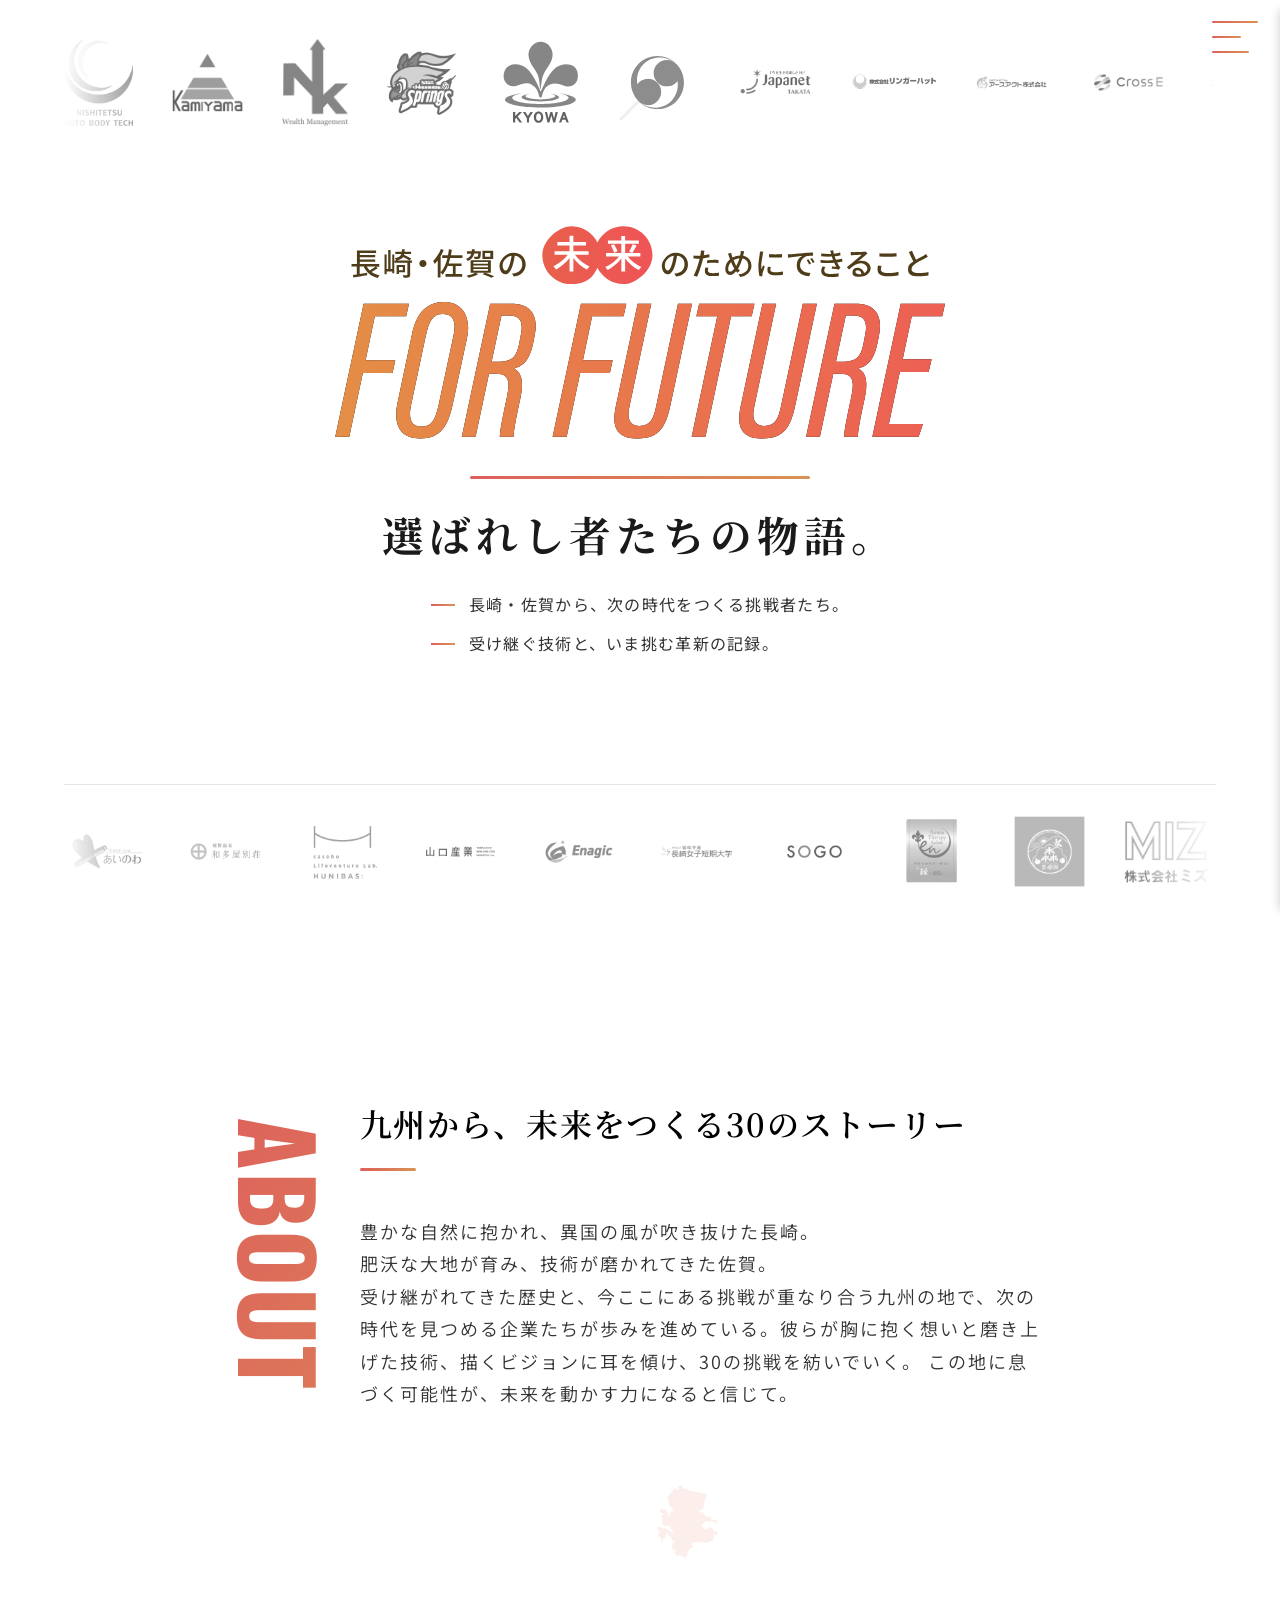
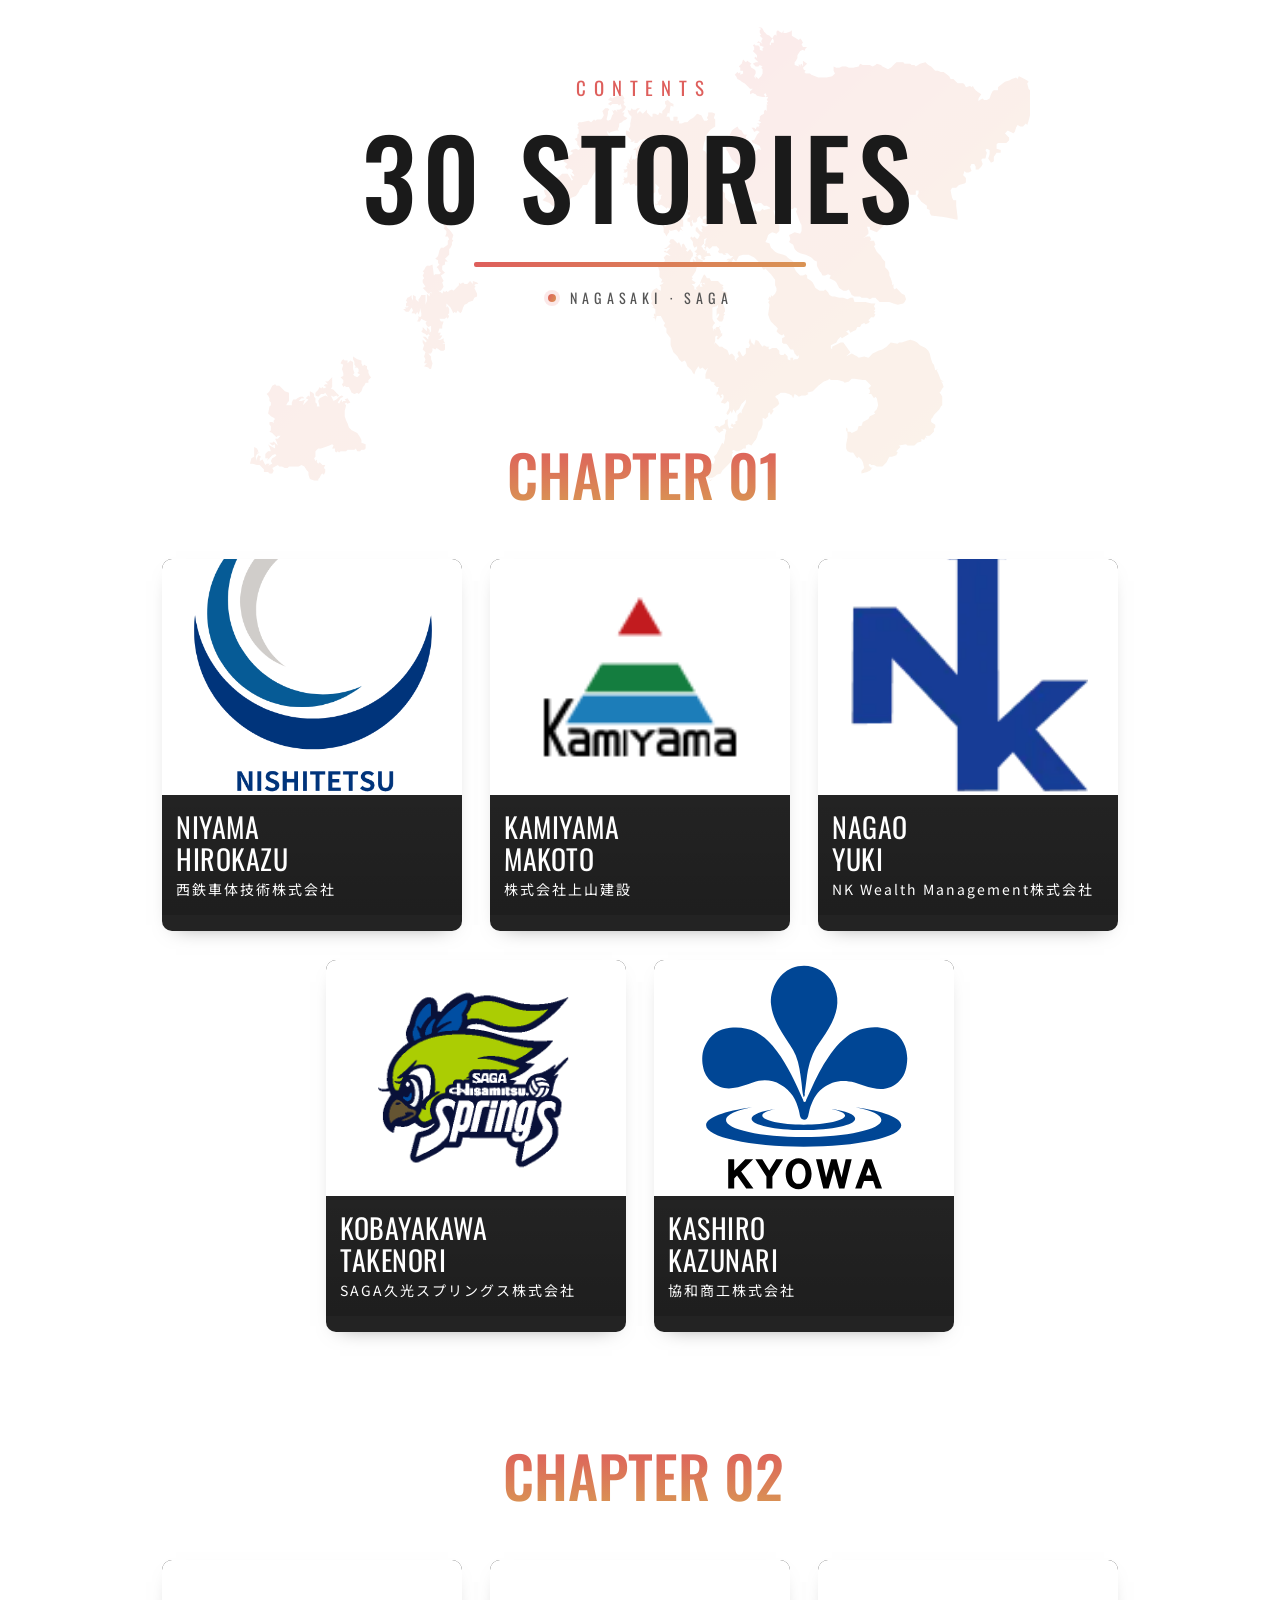
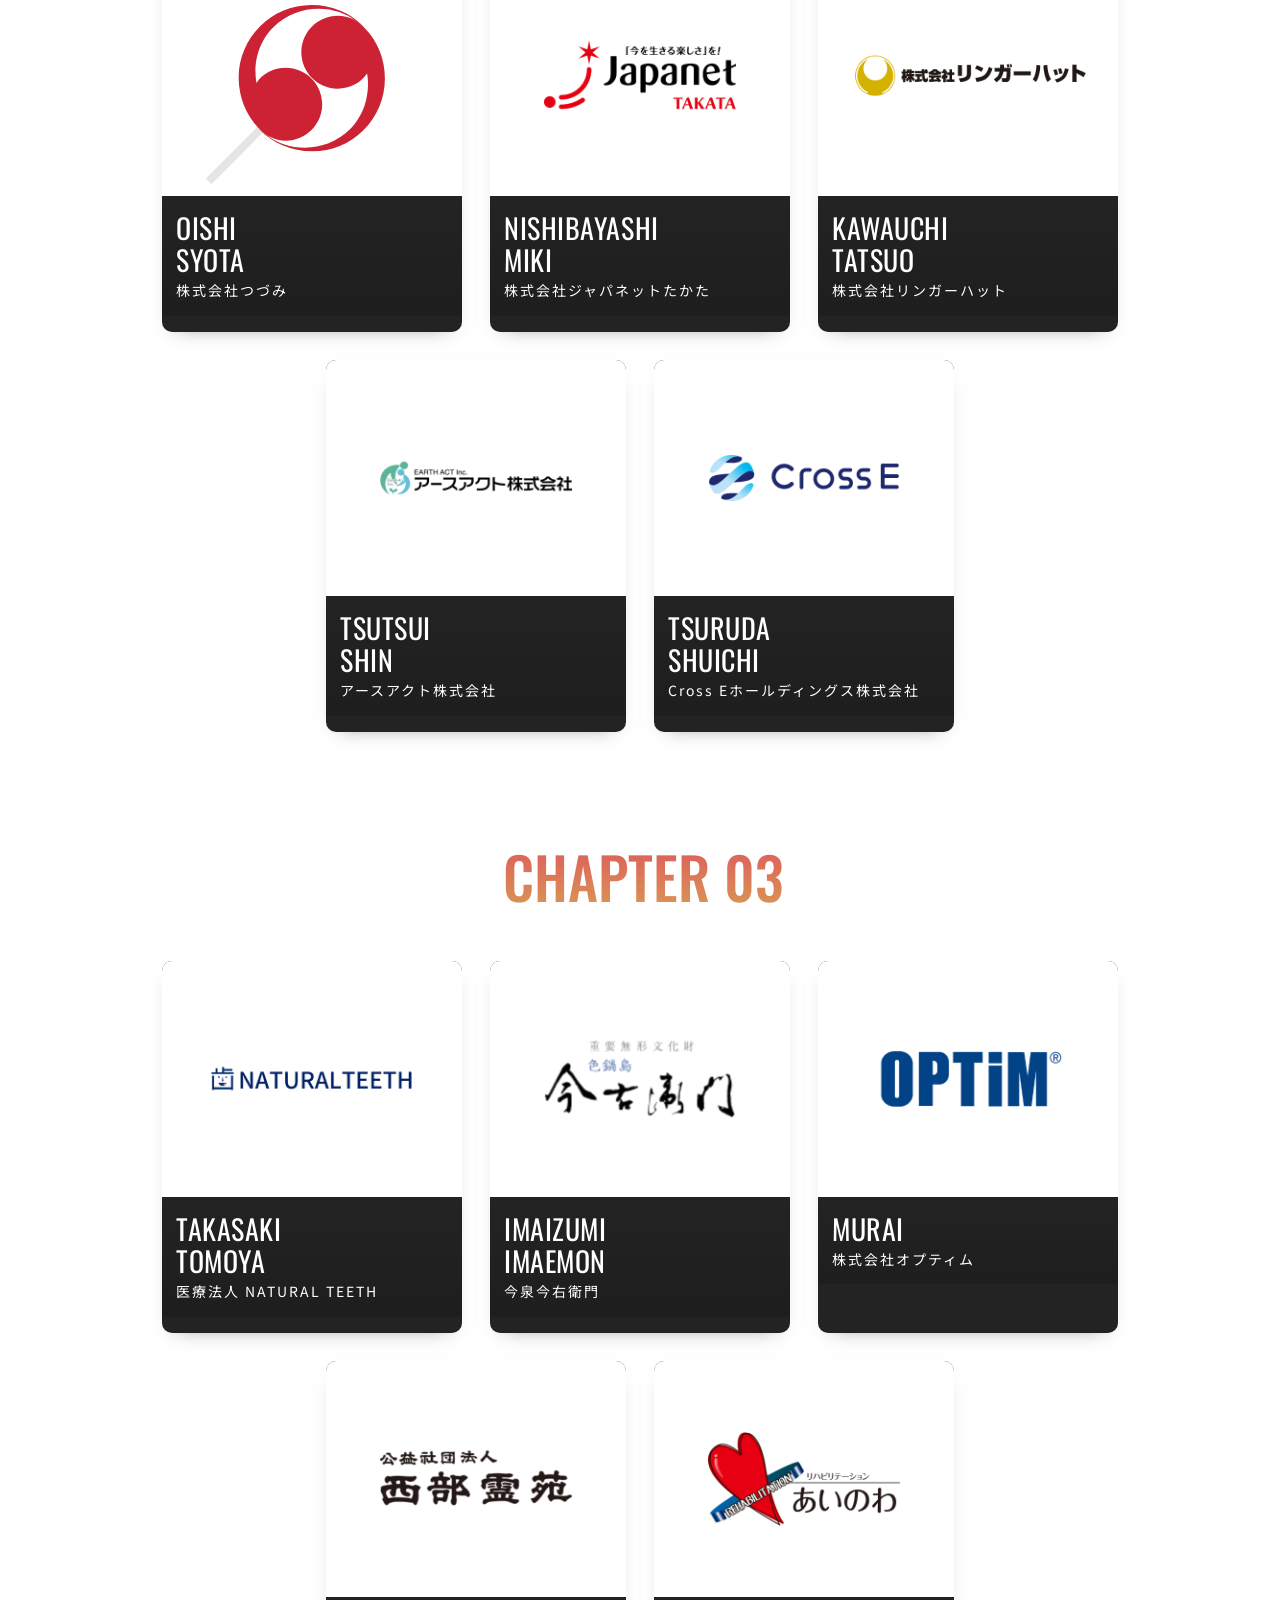
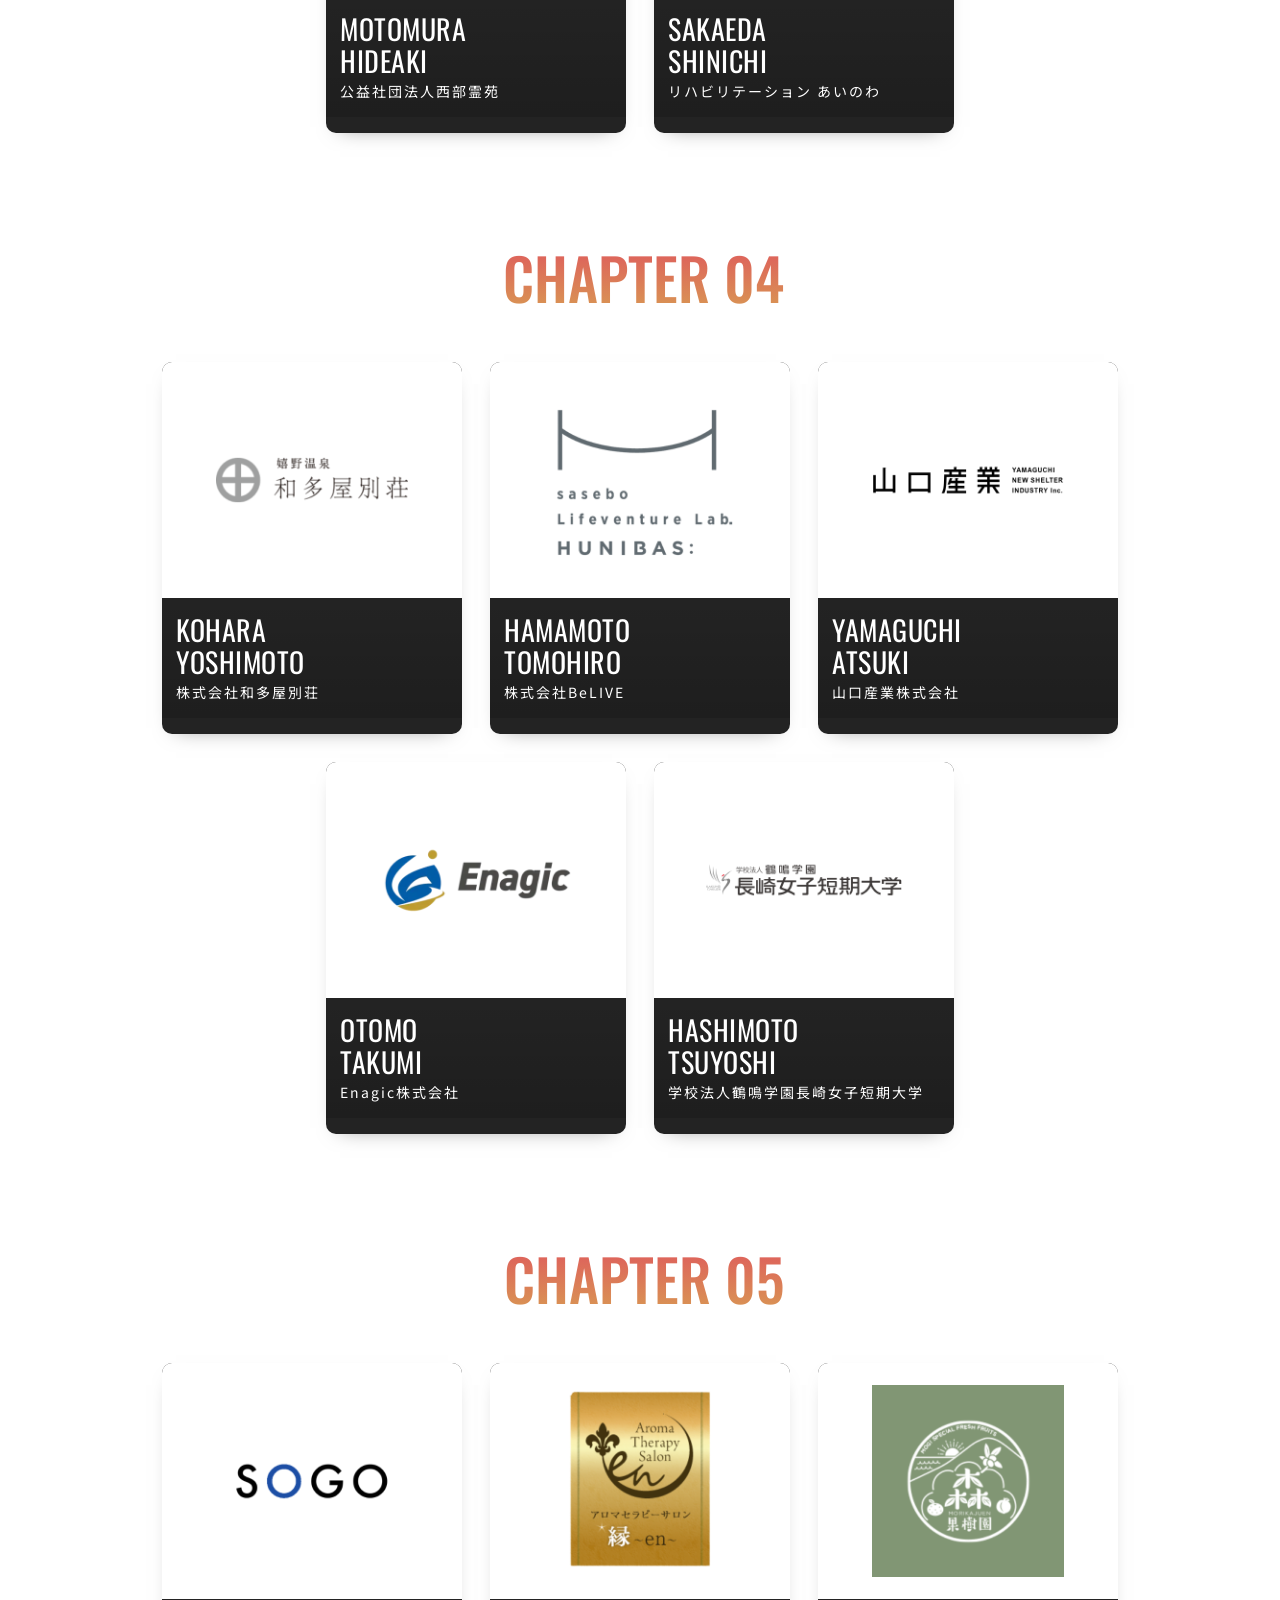
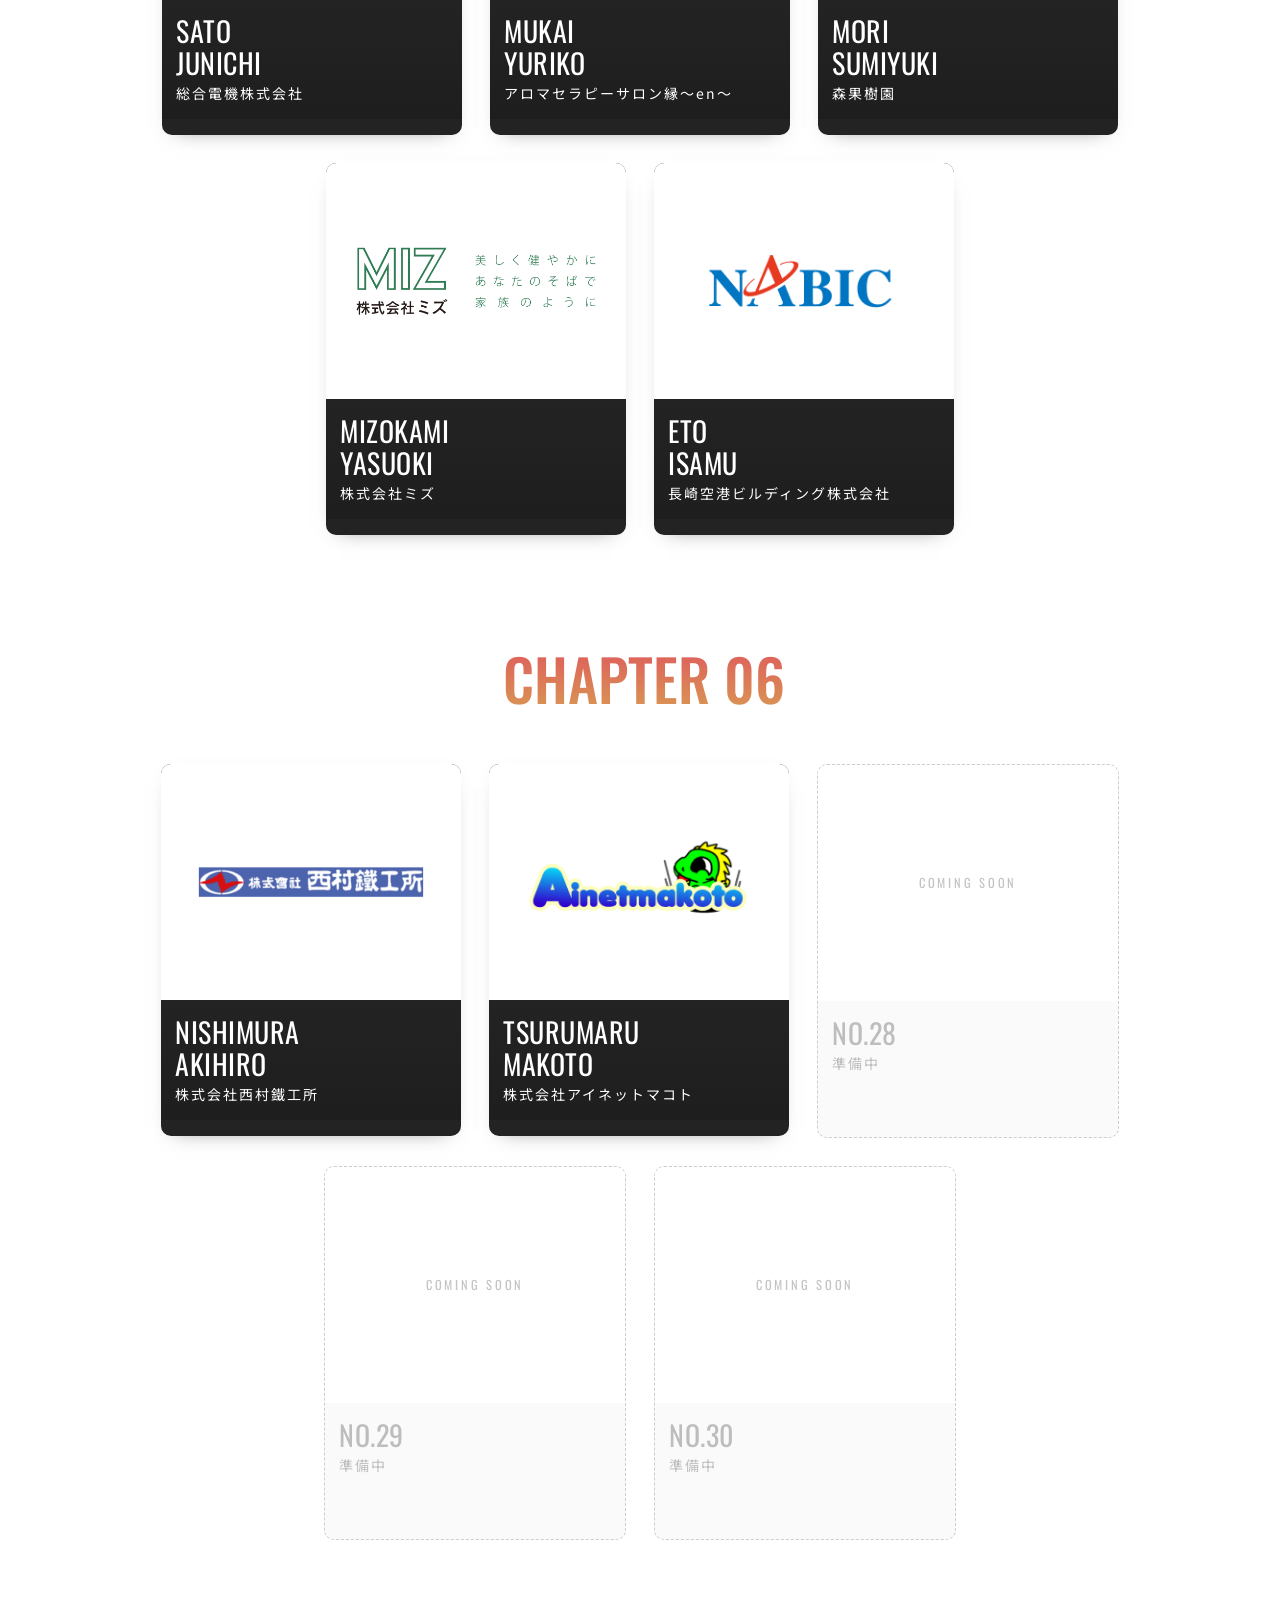
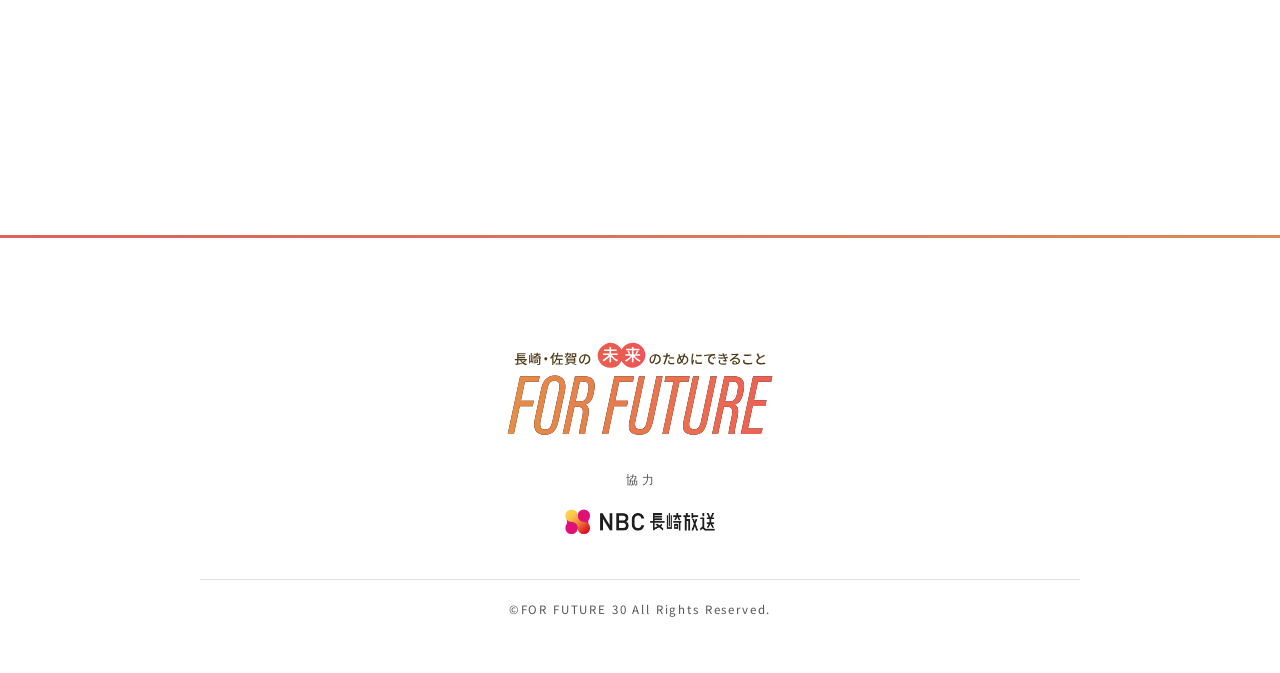
<file: index.html>
<!DOCTYPE html>
<html lang="ja">
  <head>
    <meta charset="UTF-8" />
    <title>FOR FUTURE 30</title>
    <meta name="viewport" content="width=device-width, initial-scale=1.0" />
    <link
      rel="apple-touch-icon"
      sizes="180x180"
      href="img/icon.png"
    />
    <!-- CSS -->
    <link rel="preconnect" href="https://fonts.googleapis.com" />
    <link rel="preconnect" href="https://fonts.gstatic.com" crossorigin />
    <link
      href="https://fonts.googleapis.com/css2?family=Noto+Sans+JP:wght@400;500;700&family=Noto+Serif+JP:wght@500;600;700&display=swap"
      rel="stylesheet"
    />
    <link href="https://fonts.googleapis.com/css2?family=Oswald&display=swap" rel="stylesheet">
    <link
      rel="stylesheet"
      href="https://cdnjs.cloudflare.com/ajax/libs/font-awesome/6.1.1/css/all.min.css"
    />
    <link rel="icon" href="img/icon.png" type="image/x-icon" />
    <link rel="stylesheet" type="text/css" href="css/reset.css" />
    <link rel="stylesheet" type="text/css" href="css/main.css?v=3" />
    <link rel="stylesheet" type="text/css" href="./css/index.css" />
    <link rel="stylesheet" type="text/css" href="css/renewal.css?v=50" />
  </head>
  <body>
  <div class="page-transition" aria-hidden="true"><span class="page-transition__mark">FOR FUTURE 30</span></div>
    <header class="header" id="header">
      <div class="header-wrap">
        <a href="index.html" class="header-logo" aria-label="FOR FUTURE 30 トップへ">
          <img src="img/logononum.svg" alt="FOR FUTURE 30" />
        </a>
        <div class="h-open">
          <span></span>
          <span></span>
          <span></span>
        </div>
        <nav id="h-nav">
          <div id="h-nav__list">
            <ul>
              <li><a href="#top">TOP</a></li>
              <li><a href="index.html#about">ABOUT</a></li>
              <li><a href="policy.html">PRIVACY POLICY</a></li>
              <li><a href="contact.html">CONTACT</a></li>
            </ul>
          </div>
        </nav>
      </div>
    </header>
    <main>
      <section class="cover" id="top">
        <!-- 上段スライダー（ヒーローを挟む） -->
        <div class="cover__slider cover__slider--top" data-logo-marquee>
          <div class="cover__marquee-row">
            <div class="cover__marquee-track" data-marquee-row="1"></div>
          </div>
        </div>
        <div class="cover__main">
          <img class="cover__logo" src="img/logononum.svg" alt="FOR FUTURE 30" />
          <div class="cover__rule"></div>
          <p class="cover__tagline">選ばれし者たちの物語。</p>
          <div class="cover__lines">
            <p class="cover__line">長崎・佐賀から、次の時代をつくる挑戦者たち。</p>
            <p class="cover__line">受け継ぐ技術と、いま挑む革新の記録。</p>
          </div>
        </div>
        <!-- 下段スライダー（ヒーローを挟む） -->
        <div class="cover__companies cover__slider cover__slider--bottom">
          <div class="cover__marquee-row">
            <div class="cover__marquee-track cover__marquee-track--rev" data-marquee-row="2"></div>
          </div>
        </div>
      </section>
      <section class="about" id="about">
        <div class="about-wrap __inner">
          <div class="about-wrap__title">
            <h2>ABOUT</h2>
          </div>
          <div class="about-wrap__body">
            <div class="about-wrap__body__head">
              <h4>九州から、未来をつくる30のストーリー</h4>
            </div>
            <div class="about-wrap__body__text">
              <p>
                豊かな自然に抱かれ、異国の風が吹き抜けた長崎。<br>
                肥沃な大地が育み、技術が磨かれてきた佐賀。<br>
                受け継がれてきた歴史と、今ここにある挑戦が重なり合う九州の地で、次の時代を見つめる企業たちが歩みを進めている。彼らが胸に抱く想いと磨き上げた技術、描くビジョンに耳を傾け、30の挑戦を紡いでいく。 この地に息づく可能性が、未来を動かす力になると信じて。
              </p>
            </div>
          </div>
        </div>
      </section>
      <section class="article" id="article">
        <div class="article-wrap __inner">
          <div class="article-wrap__head article-wrap__head--mapbg">
            <img class="section-mapbg" src="img/nagasaki_saga.svg?v=3" alt="" aria-hidden="true" loading="lazy" />
            <span class="section-kicker">CONTENTS</span>
            <h2 class="section-title">30 STORIES</h2>
            <p class="section-place"><span class="section-place__dot"></span>NAGASAKI &middot; SAGA</p>
          </div>
          <div class="article-wrap__stories" data-stories></div>
        </div>
      </section>
    </main>
    <footer class="footer" id="contact">
      <div class="footer-wrap __inner">
        <div class="footer-wrap__img">
          <img src="img/logononum.svg" alt="FOR FUTURE 30" />
        </div>
        <div class="footer-wrap__imghousou">
          <p>協力</p>
          <a href="https://www.nbc-nagasaki.co.jp/">
            <img src="img/nagasakilogo.png" alt="長崎放送">
          </a>
        </div>
        <div class="footer-wrap__text">
          <p>©︎FOR FUTURE 30 All Rights Reserved.</p>
        </div>
      </div>
    </footer>
    <script src="https://ajax.googleapis.com/ajax/libs/jquery/3.7.0/jquery.min.js"></script>
    <script type="text/javascript" src="js/contact.js"></script>
    <script type="text/javascript" src="js/header.js?v=2"></script>
    <script type="text/javascript" src="js/smartphone.js"></script>
    <script type="text/javascript" src="data/companies.js"></script>
    <script type="text/javascript" src="js/render-index.js?v=3"></script>
    <script type="text/javascript" src="js/reveal.js?v=11"></script>
  </body>
</html>
</file>
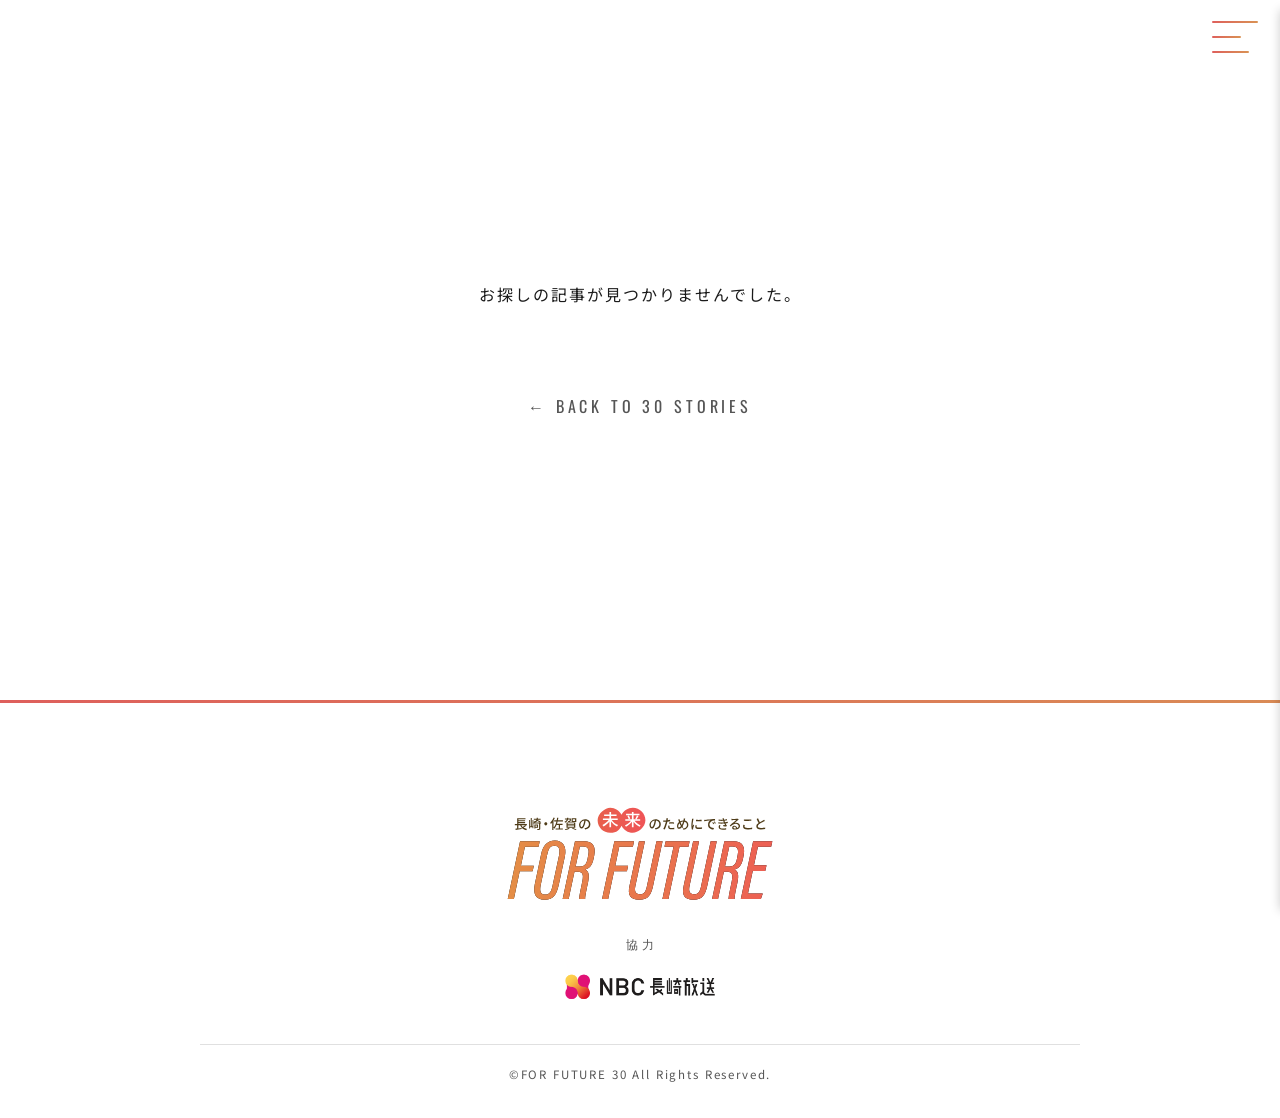
<file: company.html>
<!DOCTYPE html>
<html lang="ja">
  <head>
    <meta charset="UTF-8" />
    <title>FOR FUTURE 30</title>
    <meta name="viewport" content="width=device-width, initial-scale=1.0" />
    <meta name="description" content="九州から選ばれた30の物語。FOR FUTURE 30" />
    <meta property="og:title" content="FOR FUTURE 30" />
    <meta property="og:description" content="九州から選ばれた30の物語。" />
    <meta property="og:type" content="article" />
    <link rel="apple-touch-icon" sizes="180x180" href="img/icon.png" />
    <!-- Fonts -->
    <link rel="preconnect" href="https://fonts.googleapis.com" />
    <link rel="preconnect" href="https://fonts.gstatic.com" crossorigin />
    <link
      href="https://fonts.googleapis.com/css2?family=Noto+Sans+JP:wght@400;500;700&family=Noto+Serif+JP:wght@500;600;700&display=swap"
      rel="stylesheet"
    />
    <link href="https://fonts.googleapis.com/css2?family=Oswald&display=swap" rel="stylesheet" />
    <link
      rel="stylesheet"
      href="https://cdnjs.cloudflare.com/ajax/libs/font-awesome/6.1.1/css/all.min.css"
    />
    <link rel="icon" href="img/icon.png" type="image/x-icon" />
    <!-- CSS -->
    <link rel="stylesheet" type="text/css" href="css/reset.css" />
    <link rel="stylesheet" type="text/css" href="css/main.css?v=3" />
    <link rel="stylesheet" type="text/css" href="css/renewal.css?v=50" />
    <link rel="stylesheet" type="text/css" href="css/interview.css?v=3" />
  </head>
  <body>
  <div class="page-transition" aria-hidden="true"><span class="page-transition__mark">FOR FUTURE 30</span></div>
    <header class="header" id="header">
      <div class="header-wrap">
        <a href="index.html" class="header-logo" aria-label="FOR FUTURE 30 トップへ">
          <img src="img/logononum.svg" alt="FOR FUTURE 30" />
        </a>
        <div class="h-open">
          <span></span>
          <span></span>
          <span></span>
        </div>
        <nav id="h-nav">
          <div id="h-nav__list">
            <ul>
              <li><a href="index.html">TOP</a></li>
              <li><a href="index.html#about">ABOUT</a></li>
              <li><a href="policy.html">PRIVACY POLICY</a></li>
              <li><a href="contact.html">CONTACT</a></li>
            </ul>
          </div>
        </nav>
      </div>
    </header>

    <main class="mag">
      <div data-company></div>
    </main>

    <footer class="footer" id="contact">
      <div class="footer-wrap __inner">
        <div class="footer-wrap__img">
          <img src="img/logononum.svg" alt="FOR FUTURE 30" />
        </div>
        <div class="footer-wrap__imghousou">
          <p>協力</p>
          <a href="https://www.nbc-nagasaki.co.jp/">
            <img src="img/nagasakilogo.png" alt="長崎放送" />
          </a>
        </div>
        <div class="footer-wrap__text">
          <p>©︎FOR FUTURE 30 All Rights Reserved.</p>
        </div>
      </div>
    </footer>

    <script src="https://ajax.googleapis.com/ajax/libs/jquery/3.7.0/jquery.min.js"></script>
    <script type="text/javascript" src="js/header.js?v=2"></script>
    <script type="text/javascript" src="data/companies.js"></script>
    <script type="text/javascript" src="js/render-company.js?v=6"></script>
    <script type="text/javascript" src="js/reveal.js?v=11"></script>
  </body>
</html>
</file>
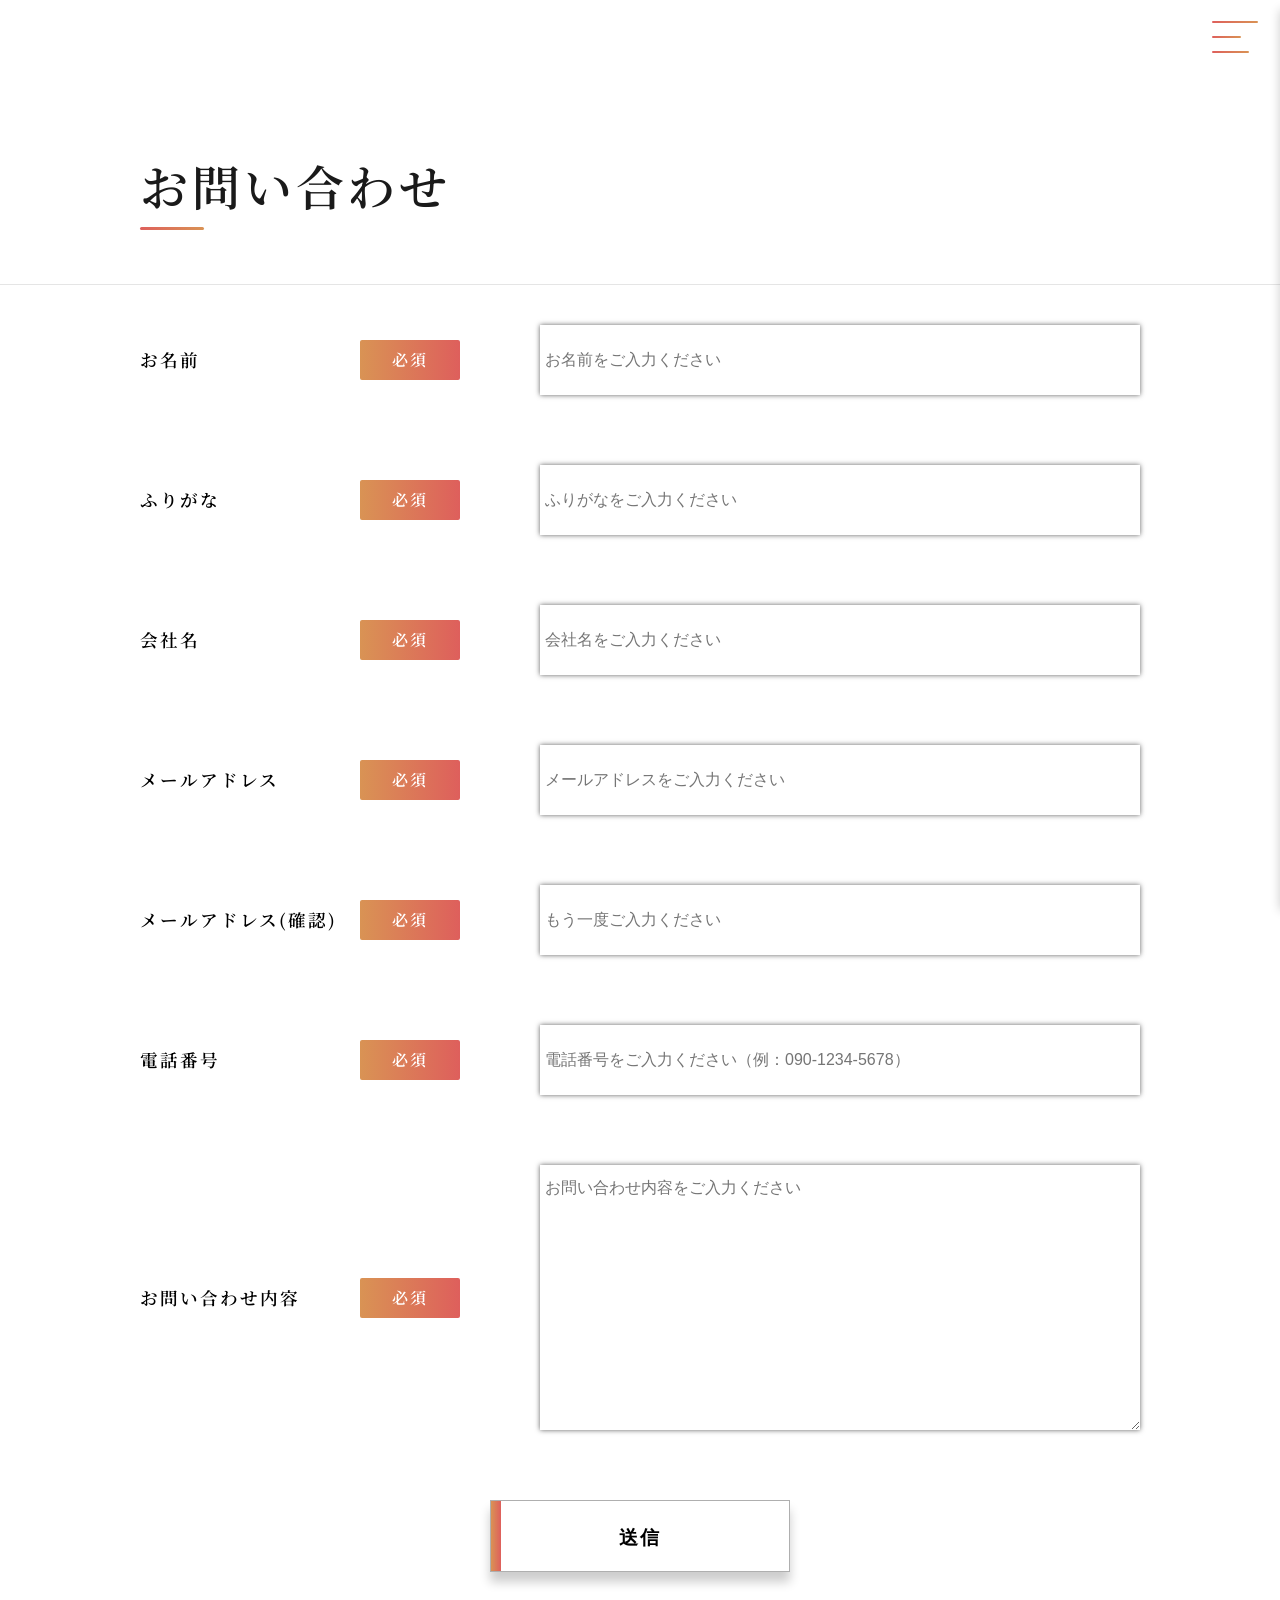
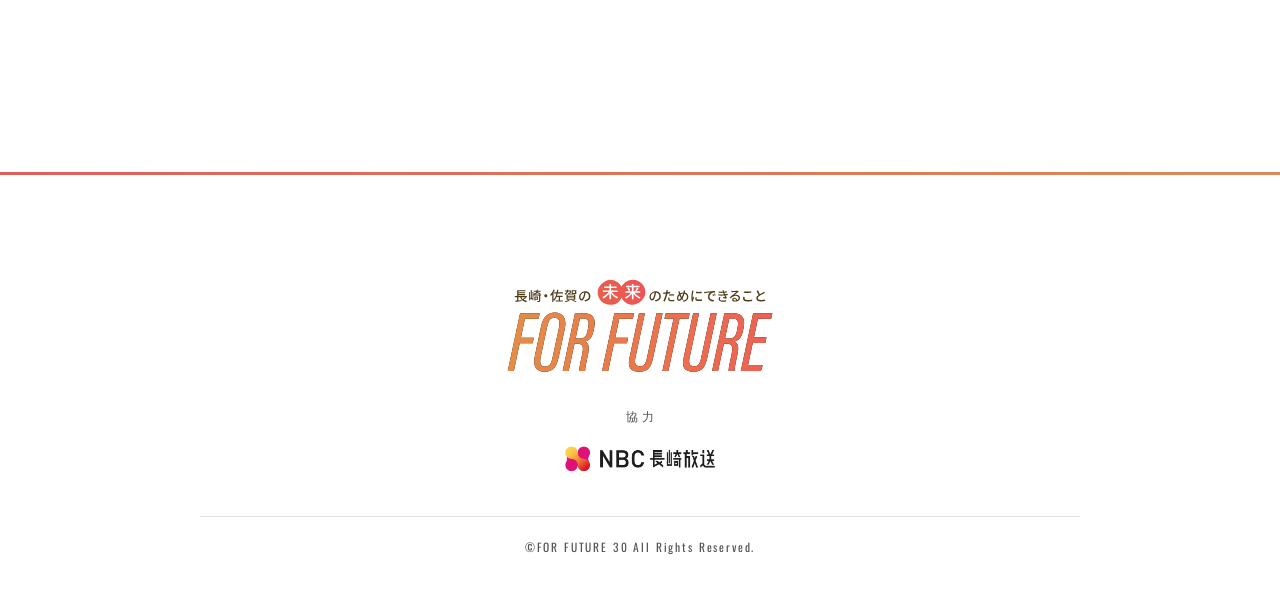
<file: contact.html>
<!DOCTYPE html>
<html lang="ja">
  <head>
    <meta charset="UTF-8" />
    <title>お問い合わせ ｜ FOR FUTURE 30</title>
    <meta name="viewport" content="width=device-width, initial-scale=1.0" />
    <link rel="apple-touch-icon" sizes="180x180" href="img/icon.png" />
    <!-- CSS -->
    <link rel="preconnect" href="https://fonts.googleapis.com" />
    <link rel="preconnect" href="https://fonts.gstatic.com" crossorigin />
    <link
      href="https://fonts.googleapis.com/css2?family=Noto+Sans+JP:wght@400;500;700&family=Noto+Serif+JP:wght@500;600;700&display=swap"
      rel="stylesheet"
    />
    <link
      href="https://fonts.googleapis.com/css2?family=Oswald&display=swap"
      rel="stylesheet"
    />
    <link
      rel="stylesheet"
      href="https://cdnjs.cloudflare.com/ajax/libs/font-awesome/6.1.1/css/all.min.css"
    />
    <link rel="icon" href="img/icon.png" type="image/x-icon" />
    <link rel="stylesheet" type="text/css" href="css/reset.css" />
    <link rel="stylesheet" type="text/css" href="css/main.css?v=3" />
    <link rel="stylesheet" type="text/css" href="css/policy.css" />
    <link rel="stylesheet" type="text/css" href="css/contact.css?v=5" />
    <link rel="stylesheet" type="text/css" href="css/renewal.css?v=49" />
  </head>
  <body>
  <div class="page-transition" aria-hidden="true"><span class="page-transition__mark">FOR FUTURE 30</span></div>
    <header class="header" id="header">
      <div class="header-wrap">
        <a href="index.html" class="header-logo" aria-label="FOR FUTURE 30 トップへ">
          <img src="img/logononum.svg" alt="FOR FUTURE 30" />
        </a>
        <div class="h-open">
          <span></span>
          <span></span>
          <span></span>
        </div>
        <nav id="h-nav">
          <div id="h-nav__list">
            <ul>
              <li><a href="index.html">TOP</a></li>
              <li><a href="index.html#about">ABOUT</a></li>
              <li><a href="policy.html">PRIVACY POLICY</a></li>
              <li><a href="contact.html">CONTACT</a></li>
            </ul>
          </div>
        </nav>
      </div>
    </header>
    <main>
      <section class="title" iud="title">
        <div class="title-wrap __inner">
          <h2>お問い合わせ</h2>
        </div>
      </section>
      <section class="contact" id="contact">
        <div class="contact-wrap __inner">
          <form action="#" class="contact_form" id="form">
            <div class="contact-wrap__con">
              <label for="name" class="contact-wrap__con__ttl">お名前</label>
              <input type="text" class="contact-wrap__con__input" id="name" name="name" placeholder="お名前をご入力ください">
            </div>
            <div class="contact-wrap__con">
              <label for="kana" class="contact-wrap__con__ttl">ふりがな
              </label>
              <input type="text" class="contact-wrap__con__input" id="kana" name="kana" placeholder="ふりがなをご入力ください">
            </div>
            <div class="contact-wrap__con">
              <label for="company" class="contact-wrap__con__ttl">会社名</label>
              <input type="text" class="contact-wrap__con__input" id="company" name="company" placeholder="会社名をご入力ください">
            </div>
            <div class="contact-wrap__con">
              <label for="email" class="contact-wrap__con__ttl">メールアドレス</label>
              <input type="email" class="contact-wrap__con__input" id="email" name="email" placeholder="メールアドレスをご入力ください">
            </div>
            <div class="contact-wrap__con">
              <label for="email_confirm" class="contact-wrap__con__ttl">メールアドレス(確認)</label>
            <input type="email" class="contact-wrap__con__input" id="email_confirm" name="email_confirm" placeholder="もう一度ご入力ください">
          </div>
            <div class="contact-wrap__con">
              <label for="tel" class="contact-wrap__con__ttl">電話番号</label>
              <input type="tel" class="contact-wrap__con__input" id="tel" name="tel" placeholder="電話番号をご入力ください（例：090-1234-5678）">
            </div>
            <div class="contact-wrap__con _area">
              <label for="message" class="contact-wrap__con__ttl">お問い合わせ内容</label>
              <textarea class="contact-wrap__con__area" id="message" name="message" placeholder="お問い合わせ内容をご入力ください"></textarea>
            </div>
            <button type="submit" class="btn contact-btn">送信</button>
          </form>
        </div>
      </section>
    </main>
    <footer class="footer" id="footer">
      <div class="footer-wrap __inner">
        <div class="footer-wrap__img">
          <img src="img/logononum.svg" alt="FOR FUTURE 30" />
        </div>
        <div class="footer-wrap__imghousou">
          <p>協力</p>
          <a href="https://www.nbc-nagasaki.co.jp/">
            <img src="img/nagasakilogo.png" alt="長崎放送">
          </a>
        </div>
        <div class="footer-wrap__text">
          <p>©︎FOR FUTURE 30 All Rights Reserved.</p>
        </div>
      </div>
    </footer>
    <script type="text/javascript" src="js/contact.js"></script>
    <script src="https://ajax.googleapis.com/ajax/libs/jquery/3.7.0/jquery.min.js"></script>
    <script type="text/javascript" src="js/header.js?v=2"></script>
    <script type="text/javascript" src="js/reveal.js?v=11"></script>
  </body>
</html>
</file>
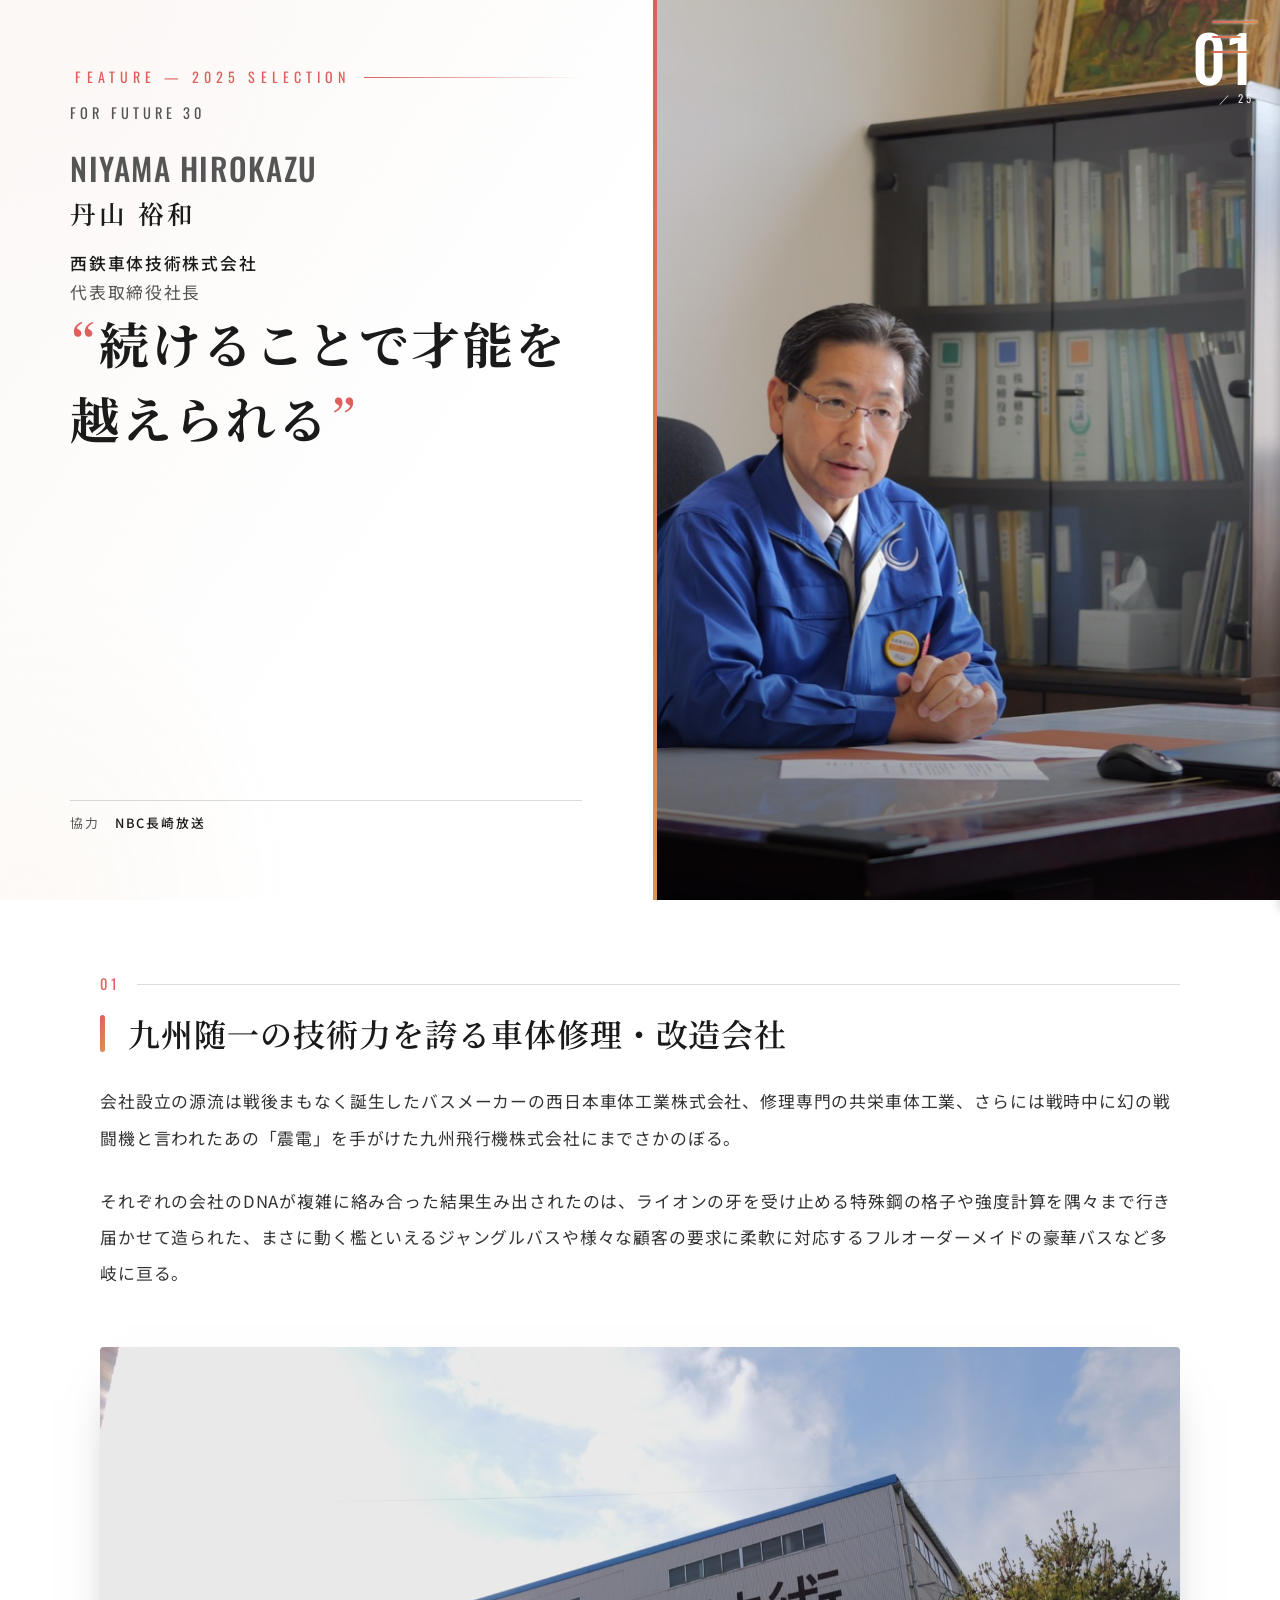
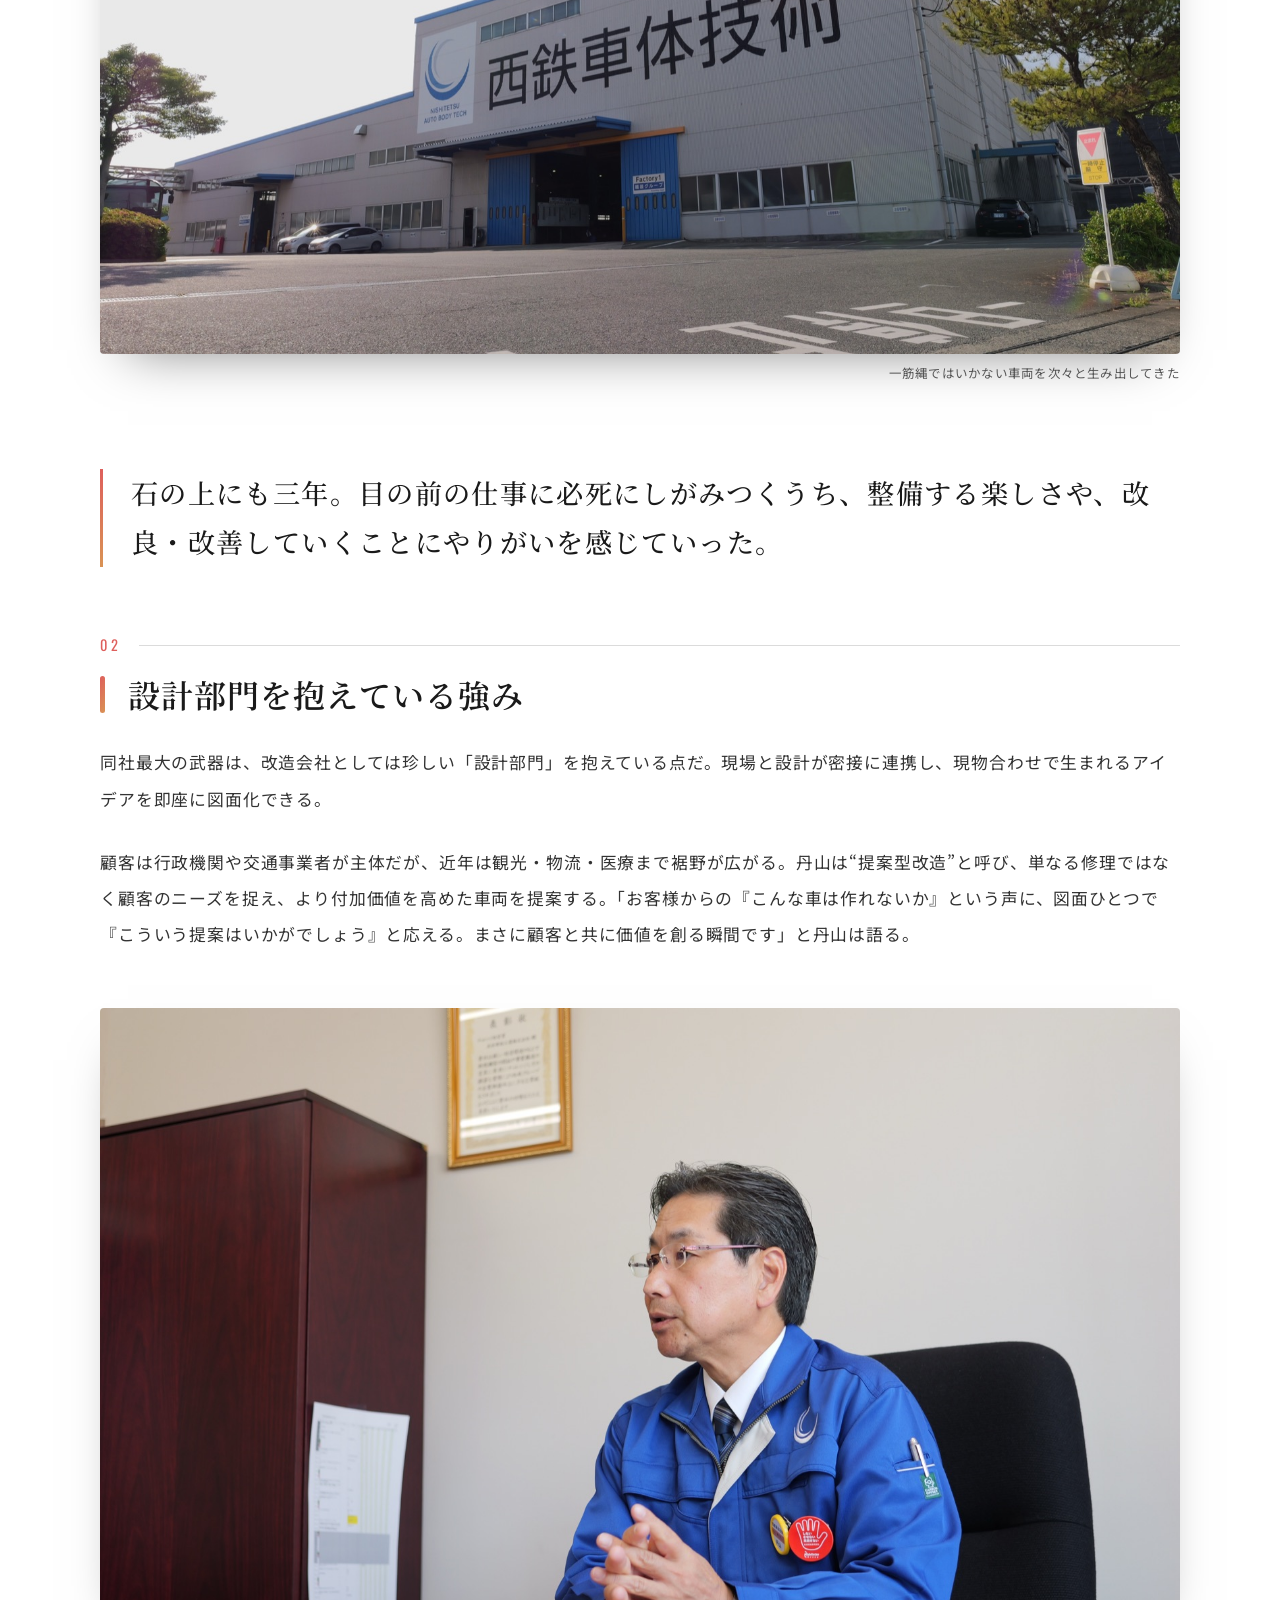
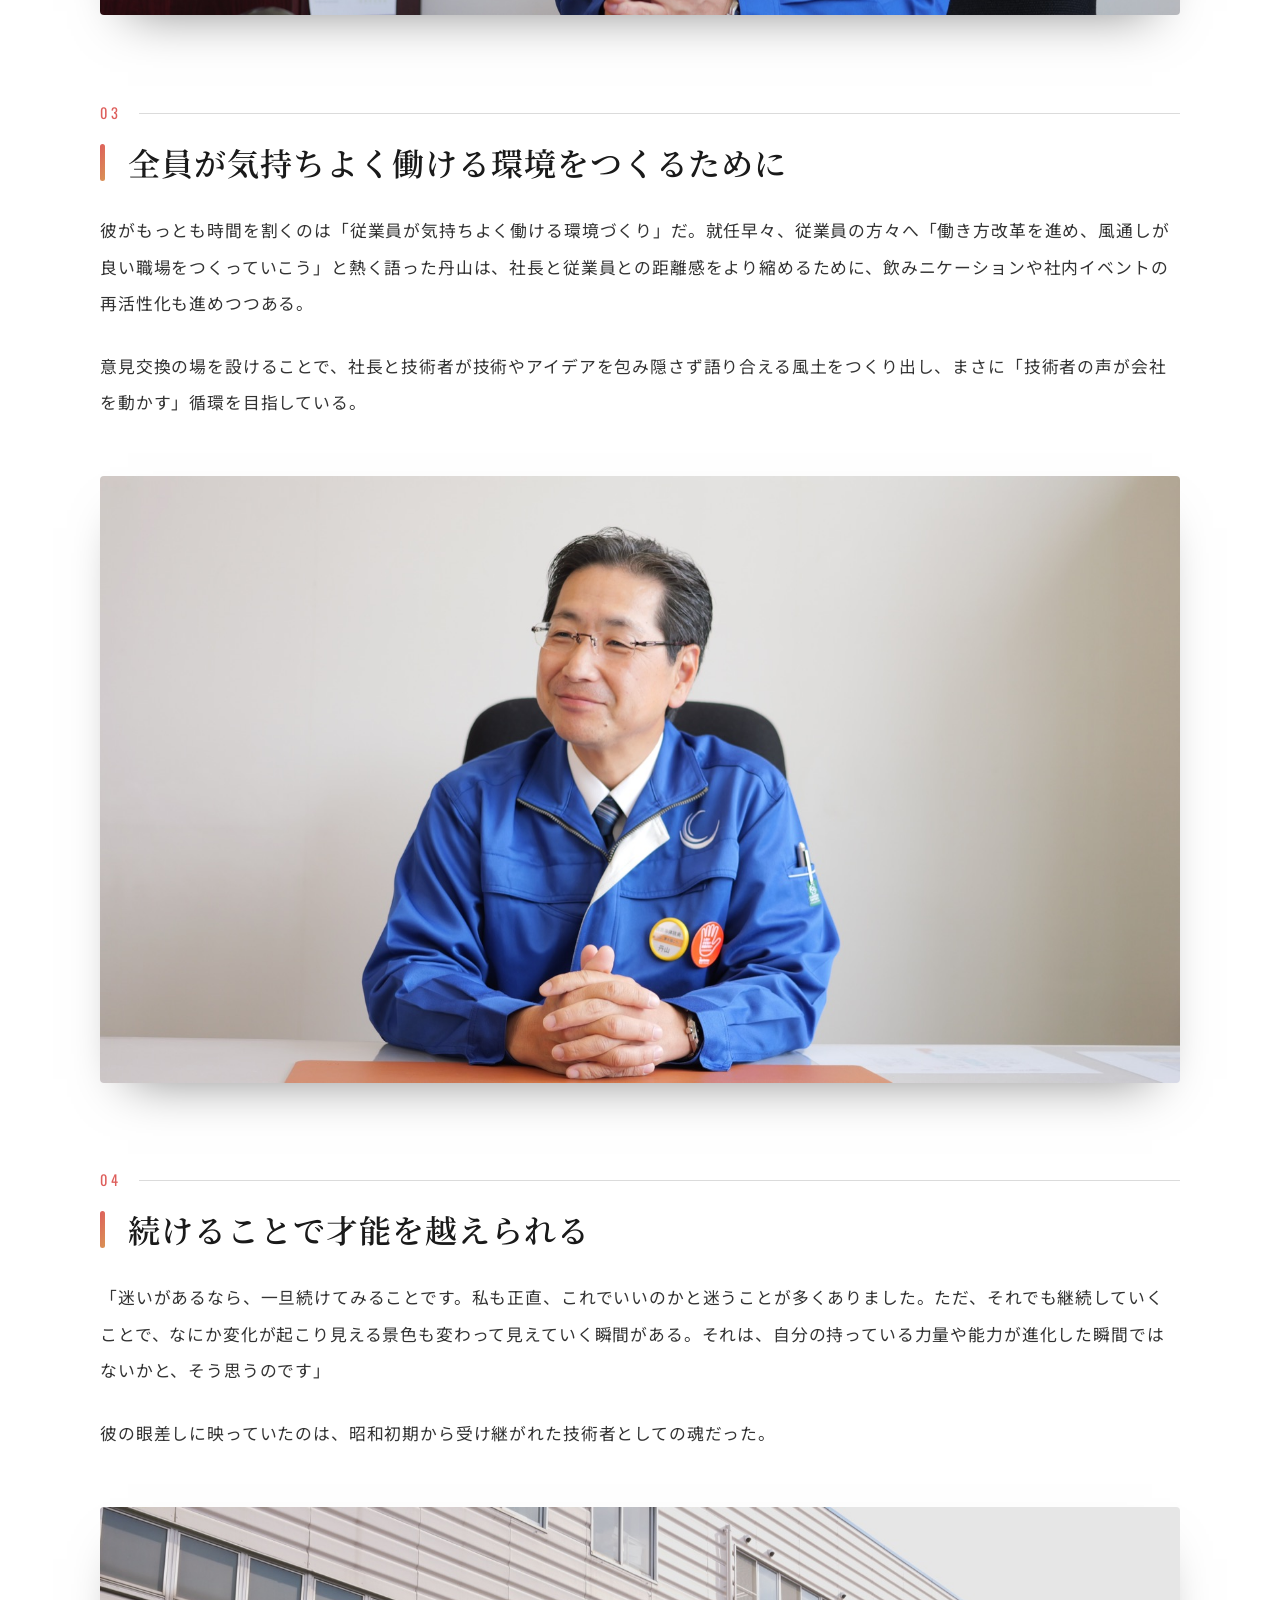
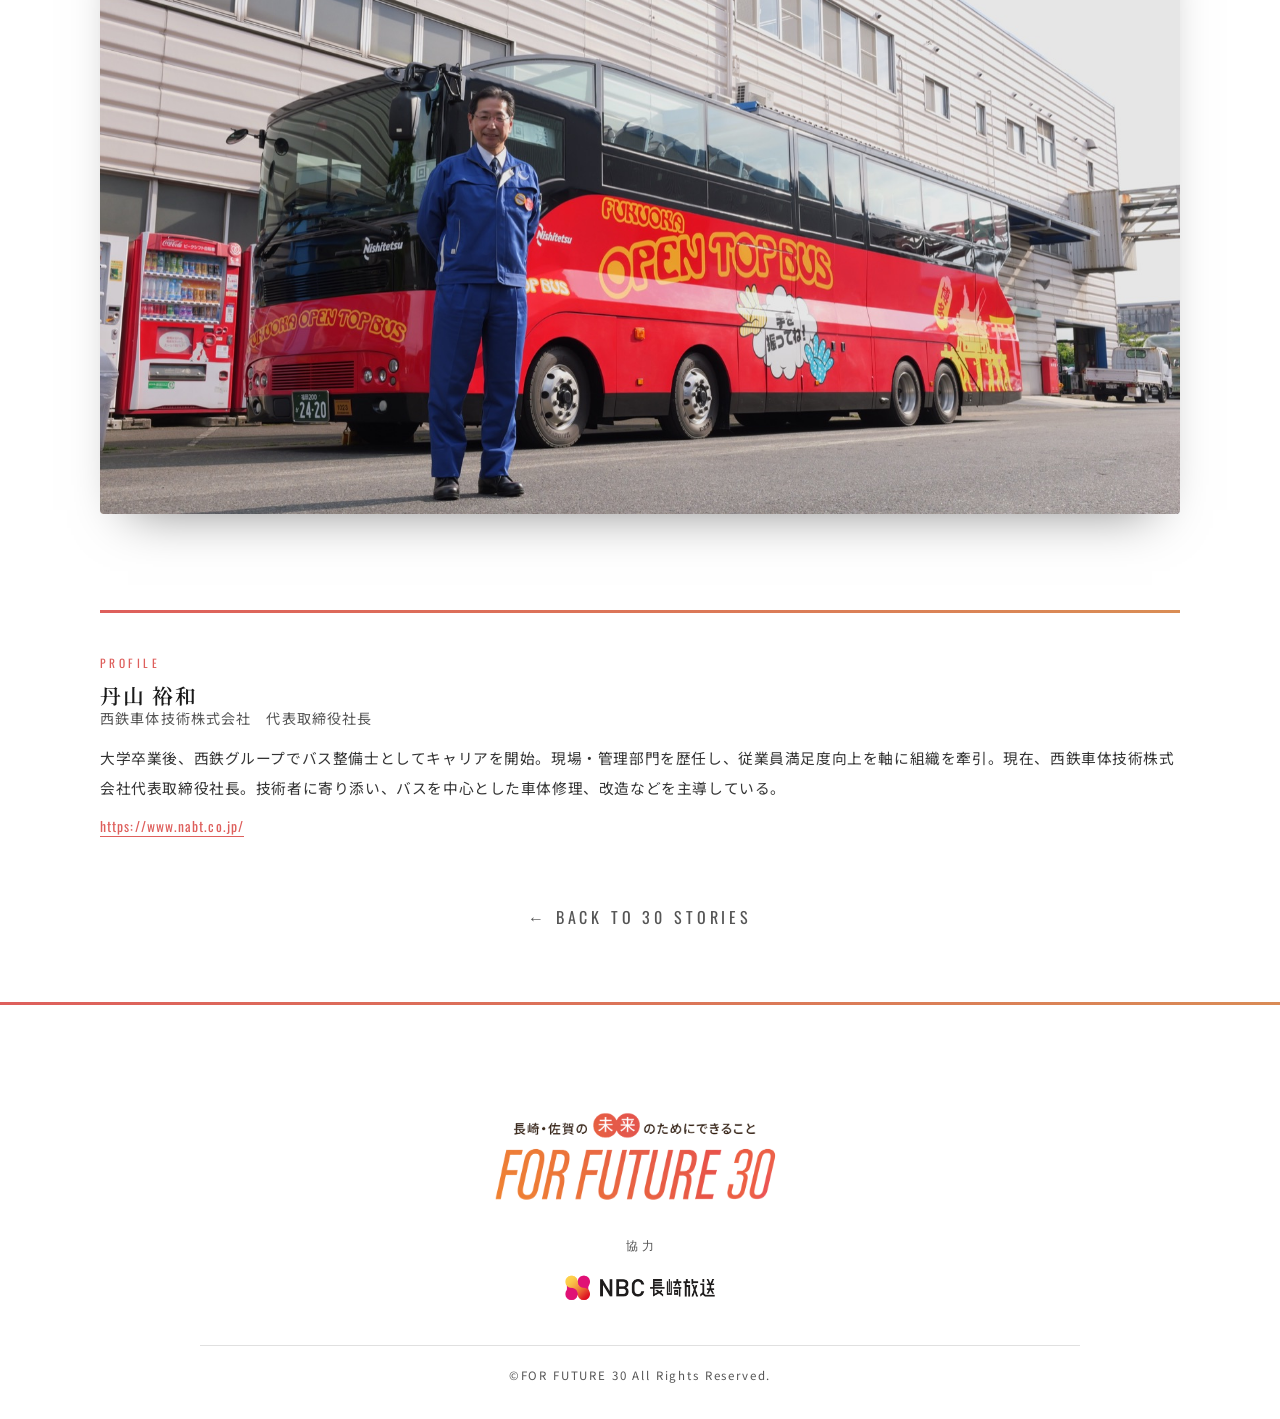
<file: interview.html>
<!DOCTYPE html>
<html lang="ja">
  <head>
    <meta charset="UTF-8" />
    <title>丹山 裕和 ｜ 西鉄車体技術株式会社 ｜ FOR FUTURE 30</title>
    <meta name="viewport" content="width=device-width, initial-scale=1.0" />
    <meta
      name="description"
      content="続けることで才能を越えられる──九州随一の技術力を誇る車体修理・改造会社、西鉄車体技術株式会社。代表取締役社長・丹山裕和の挑戦を綴る特集。FOR FUTURE 30"
    />
    <!-- OGP -->
    <meta property="og:title" content="丹山 裕和 ｜ 西鉄車体技術株式会社 ｜ FOR FUTURE 30" />
    <meta property="og:description" content="続けることで才能を越えられる。九州から選ばれた30の物語。" />
    <meta property="og:image" content="img/nishitetsu/top.jpg" />
    <meta property="og:type" content="article" />
    <link
      rel="apple-touch-icon"
      sizes="180x180"
      href="img/forlogo.png"
    />
    <!-- Fonts -->
    <link rel="preconnect" href="https://fonts.googleapis.com" />
    <link rel="preconnect" href="https://fonts.gstatic.com" crossorigin />
    <link
      href="https://fonts.googleapis.com/css2?family=Noto+Sans+JP:wght@400;500;700&family=Noto+Serif+JP:wght@500;600;700&display=swap"
      rel="stylesheet"
    />
    <link href="https://fonts.googleapis.com/css2?family=Oswald&display=swap" rel="stylesheet" />
    <link
      rel="stylesheet"
      href="https://cdnjs.cloudflare.com/ajax/libs/font-awesome/6.1.1/css/all.min.css"
    />
    <link rel="icon" href="img/icon.png" type="image/x-icon" />
    <!-- CSS -->
    <link rel="stylesheet" type="text/css" href="css/reset.css" />
    <link rel="stylesheet" type="text/css" href="css/main.css?v=3" />
    <link rel="stylesheet" type="text/css" href="css/renewal.css?v=49" />
    <link rel="stylesheet" type="text/css" href="css/interview.css" />
  </head>
  <body>
  <div class="page-transition" aria-hidden="true"><span class="page-transition__mark">FOR FUTURE 30</span></div>
    <header class="header" id="header">
      <div class="header-wrap">
        <div class="h-open">
          <span></span>
          <span></span>
          <span></span>
        </div>
        <nav id="h-nav">
          <div id="h-nav__list">
            <ul>
              <li><a href="index.html">TOP</a></li>
              <li><a href="index.html#about">ABOUT</a></li>
              <li><a href="policy.html">PRIVACY POLICY</a></li>
              <li><a href="contact.html">CONTACT</a></li>
            </ul>
          </div>
        </nav>
      </div>
    </header>

    <main class="mag">
      <!-- ============ 表紙 ============ -->
      <section class="mag-cover" id="top">
        <div class="mag-cover__text">
          <p class="mag-cover__kicker">FEATURE — 2025 SELECTION</p>
          <p class="mag-cover__mast">FOR FUTURE 30</p>
          <h1 class="mag-cover__name">
            NIYAMA HIROKAZU
            <span>丹山 裕和</span>
          </h1>
          <p class="mag-cover__meta">
            <strong>西鉄車体技術株式会社</strong><br />
            代表取締役社長
          </p>
          <p class="mag-cover__tagline">続けることで才能を越えられる</p>
          <div class="mag-cover__foot">
            <div class="mag-cover__rule"></div>
            <p class="mag-cover__cred">協力　<strong>NBC長崎放送</strong></p>
          </div>
        </div>
        <div class="mag-cover__photo">
          <img src="img/nishitetsu/bumon.jpg" alt="丹山 裕和 ｜ 西鉄車体技術株式会社 代表取締役社長" />
          <div class="mag-cover__no">
            <b>01</b>
            <small>／ 25</small>
          </div>
        </div>
      </section>

      <!-- ============ 記事本文 ============ -->
      <article class="mag-article">
        <div class="mag-article__inner">
          <section class="mag-section">
            <span class="mag-section__num">01</span>
            <h2 class="mag-section__head">九州随一の技術力を誇る車体修理・改造会社</h2>
            <div class="mag-section__body">
              <p>
                会社設立の源流は戦後まもなく誕生したバスメーカーの西日本車体工業株式会社、修理専門の共栄車体工業、さらには戦時中に幻の戦闘機と言われたあの「震電」を手がけた九州飛行機株式会社にまでさかのぼる。
              </p>
              <p>
                それぞれの会社のDNAが複雑に絡み合った結果生み出されたのは、ライオンの牙を受け止める特殊鋼の格子や強度計算を隅々まで行き届かせて造られた、まさに動く檻といえるジャングルバスや様々な顧客の要求に柔軟に対応するフルオーダーメイドの豪華バスなど多岐に亘る。
              </p>
            </div>
            <figure class="mag-figure">
              <img src="img/nishitetsu/company.jpg" alt="西鉄車体技術の車両" />
              <figcaption>一筋縄ではいかない車両を次々と生み出してきた</figcaption>
            </figure>
          </section>

          <blockquote class="mag-pullquote">
            石の上にも三年。目の前の仕事に必死にしがみつくうち、整備する楽しさや、改良・改善していくことにやりがいを感じていった。
          </blockquote>

          <section class="mag-section">
            <span class="mag-section__num">02</span>
            <h2 class="mag-section__head">設計部門を抱えている強み</h2>
            <div class="mag-section__body">
              <p>
                同社最大の武器は、改造会社としては珍しい「設計部門」を抱えている点だ。現場と設計が密接に連携し、現物合わせで生まれるアイデアを即座に図面化できる。
              </p>
              <p>
                顧客は行政機関や交通事業者が主体だが、近年は観光・物流・医療まで裾野が広がる。丹山は“提案型改造”と呼び、単なる修理ではなく顧客のニーズを捉え、より付加価値を高めた車両を提案する。「お客様からの『こんな車は作れないか』という声に、図面ひとつで『こういう提案はいかがでしょう』と応える。まさに顧客と共に価値を創る瞬間です」と丹山は語る。
              </p>
            </div>
            <figure class="mag-figure">
              <img src="img/nishitetsu/point.jpg" alt="設計部門との連携" />
            </figure>
          </section>

          <section class="mag-section">
            <span class="mag-section__num">03</span>
            <h2 class="mag-section__head">全員が気持ちよく働ける環境をつくるために</h2>
            <div class="mag-section__body">
              <p>
                彼がもっとも時間を割くのは「従業員が気持ちよく働ける環境づくり」だ。就任早々、従業員の方々へ「働き方改革を進め、風通しが良い職場をつくっていこう」と熱く語った丹山は、社長と従業員との距離感をより縮めるために、飲みニケーションや社内イベントの再活性化も進めつつある。
              </p>
              <p>
                意見交換の場を設けることで、社長と技術者が技術やアイデアを包み隠さず語り合える風土をつくり出し、まさに「技術者の声が会社を動かす」循環を目指している。
              </p>
            </div>
            <figure class="mag-figure">
              <img src="img/nishitetsu/top.jpg" alt="西鉄車体技術の現場" />
            </figure>
          </section>

          <section class="mag-section">
            <span class="mag-section__num">04</span>
            <h2 class="mag-section__head">続けることで才能を越えられる</h2>
            <div class="mag-section__body">
              <p>
                「迷いがあるなら、一旦続けてみることです。私も正直、これでいいのかと迷うことが多くありました。ただ、それでも継続していくことで、なにか変化が起こり見える景色も変わって見えていく瞬間がある。それは、自分の持っている力量や能力が進化した瞬間ではないかと、そう思うのです」
              </p>
              <p>
                彼の眼差しに映っていたのは、昭和初期から受け継がれた技術者としての魂だった。
              </p>
            </div>
            <figure class="mag-figure">
              <img src="img/nishitetsu/mes.jpg" alt="丹山 裕和 メッセージ" />
            </figure>
          </section>

          <aside class="mag-profile">
            <p class="mag-profile__label">PROFILE</p>
            <p class="mag-profile__name">丹山 裕和</p>
            <p class="mag-profile__com">西鉄車体技術株式会社　代表取締役社長</p>
            <p class="mag-profile__txt">
              大学卒業後、西鉄グループでバス整備士としてキャリアを開始。現場・管理部門を歴任し、従業員満足度向上を軸に組織を牽引。現在、西鉄車体技術株式会社代表取締役社長。技術者に寄り添い、バスを中心とした車体修理、改造などを主導している。
            </p>
            <a class="mag-profile__link" href="https://www.nabt.co.jp/" target="_blank" rel="noopener">
              https://www.nabt.co.jp/
            </a>
          </aside>

          <a class="mag-back" href="index.html#article">← BACK TO 30 STORIES</a>
        </div>
      </article>
    </main>

    <footer class="footer" id="contact">
      <div class="footer-wrap __inner">
        <div class="footer-wrap__img">
          <img src="img/forlogo.png" alt="FOR FUTURE 30" />
        </div>
        <div class="footer-wrap__imghousou">
          <p>協力</p>
          <a href="https://www.nbc-nagasaki.co.jp/">
            <img src="img/nagasakilogo.png" alt="長崎放送" />
          </a>
        </div>
        <div class="footer-wrap__text">
          <p>©︎FOR FUTURE 30 All Rights Reserved.</p>
        </div>
      </div>
    </footer>

    <script src="https://ajax.googleapis.com/ajax/libs/jquery/3.7.0/jquery.min.js"></script>
    <script type="text/javascript" src="js/header.js"></script>
    <script type="text/javascript" src="js/reveal.js"></script>
  </body>
</html>
</file>
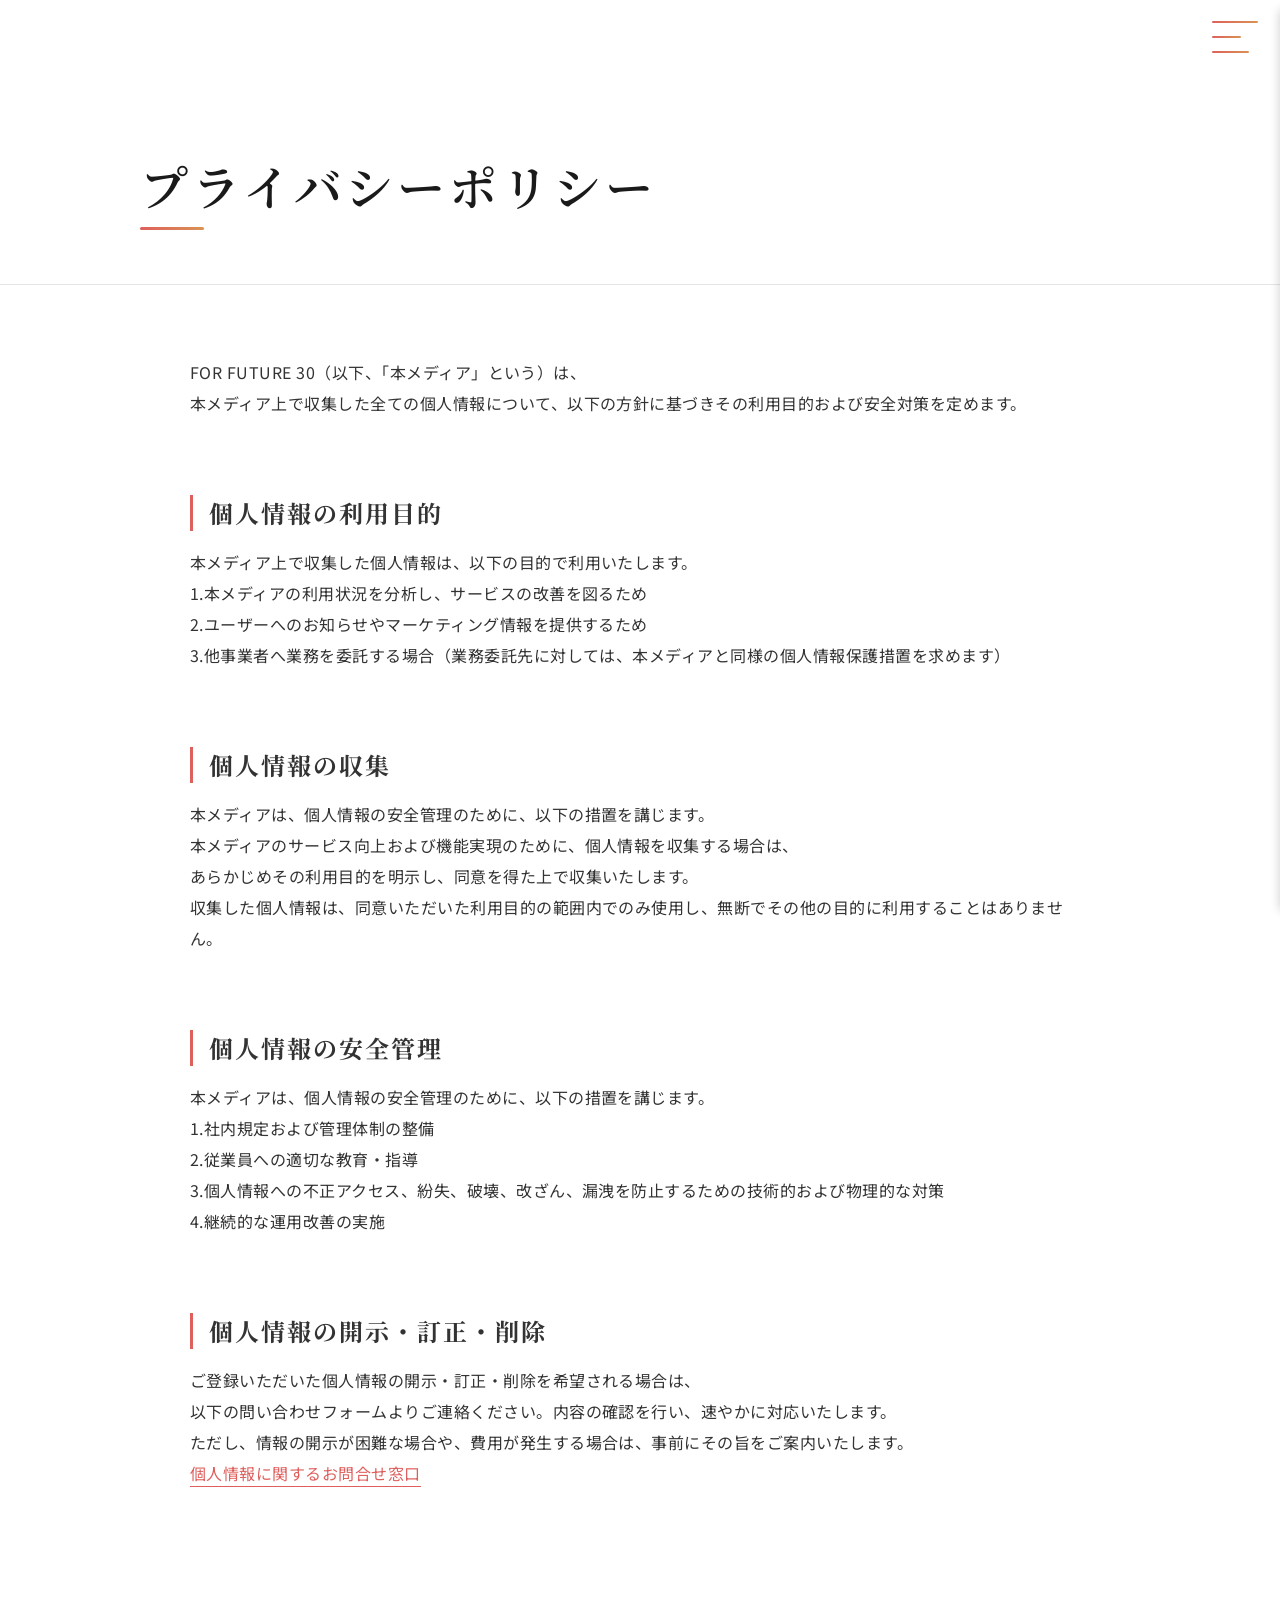
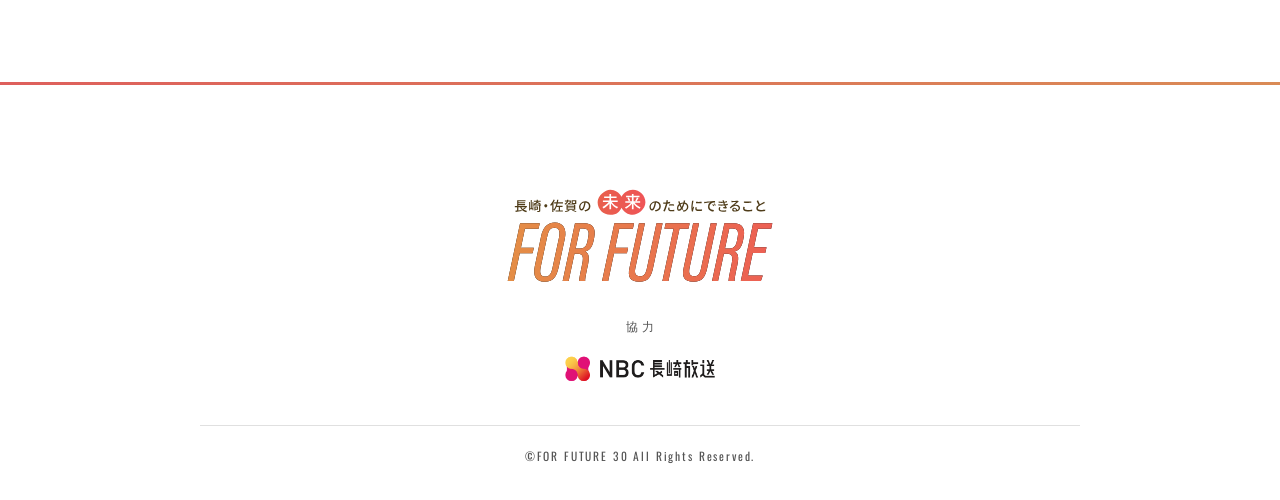
<file: policy.html>
<!DOCTYPE html>
<html lang="ja">
  <head>
    <meta charset="UTF-8" />
    <title>プライバシーポリシー ｜ FOR FUTURE 30</title>
    <meta name="viewport" content="width=device-width, initial-scale=1.0" />
    <link rel="apple-touch-icon" sizes="180x180" href="img/icon.png" />
    <!-- CSS -->
    <link rel="preconnect" href="https://fonts.googleapis.com" />
    <link rel="preconnect" href="https://fonts.gstatic.com" crossorigin />
    <link
      href="https://fonts.googleapis.com/css2?family=Noto+Sans+JP:wght@400;500;700&family=Noto+Serif+JP:wght@500;600;700&display=swap"
      rel="stylesheet"
    />
    <link
      href="https://fonts.googleapis.com/css2?family=Oswald&display=swap"
      rel="stylesheet"
    />
    <link rel="icon" href="img/icon.png" type="image/x-icon" />
    <link
      rel="stylesheet"
      href="https://cdnjs.cloudflare.com/ajax/libs/font-awesome/6.1.1/css/all.min.css"
    />
    <link rel="stylesheet" type="text/css" href="css/reset.css" />
    <link rel="stylesheet" type="text/css" href="css/main.css?v=3" />
    <link rel="stylesheet" type="text/css" href="css/policy.css" />
    <link rel="stylesheet" type="text/css" href="css/renewal.css?v=49" />
  </head>
  <body>
  <div class="page-transition" aria-hidden="true"><span class="page-transition__mark">FOR FUTURE 30</span></div>
    <header class="header" id="header">
      <div class="header-wrap">
        <a href="index.html" class="header-logo" aria-label="FOR FUTURE 30 トップへ">
          <img src="img/logononum.svg" alt="FOR FUTURE 30" />
        </a>
        <div class="h-open">
          <span></span>
          <span></span>
          <span></span>
        </div>
        <nav id="h-nav">
          <div id="h-nav__list">
            <ul>
              <li><a href="index.html">TOP</a></li>
              <li><a href="index.html#about">ABOUT</a></li>
              <li><a href="policy.html">PRIVACY POLICY</a></li>
              <li><a href="contact.html">CONTACT</a></li>
            </ul>
          </div>
        </nav>
      </div>
    </header>
    <main>
      <section class="title" id="title">
        <div class="title-wrap __inner">
          <h2>プライバシーポリシー</h2>
        </div>
      </section>
      <section class="policy" id="policy">
        <div class="policy-wrap __inner">
          <div class="policy-wrap__txt">
            <p>
              FOR FUTURE 30（以下、「本メディア」という）は、<br>
              本メディア上で収集した全ての個人情報について、以下の方針に基づきその利用目的および安全対策を定めます。
            </p>
            <p>&nbsp;</p>
            <h3>
              <strong>個人情報の利用目的</strong>
            </h3>
            <p>
            本メディア上で収集した個人情報は、以下の目的で利用いたします。 
            </p>
            <p>
              1.本メディアの利用状況を分析し、サービスの改善を図るため<br>
              2.ユーザーへのお知らせやマーケティング情報を提供するため<br>
              3.他事業者へ業務を委託する場合（業務委託先に対しては、本メディアと同様の個人情報保護措置を求めます）
            </p>
            <p>&nbsp;</p>
            <h3>
              <strong>個人情報の収集</strong>
            </h3>
            <p>
              本メディアは、個人情報の安全管理のために、以下の措置を講じます。<br>
              本メディアのサービス向上および機能実現のために、個人情報を収集する場合は、<br>
              あらかじめその利用目的を明示し、同意を得た上で収集いたします。<br>
              収集した個人情報は、同意いただいた利用目的の範囲内でのみ使用し、無断でその他の目的に利用することはありません。
            </p>
            <p>&nbsp;</p>
            <h3>
              <strong>個人情報の安全管理</strong>
            </h3>
            <p>
              本メディアは、個人情報の安全管理のために、以下の措置を講じます。<br>
              1.社内規定および管理体制の整備<br>
              2.従業員への適切な教育・指導<br>
              3.個人情報への不正アクセス、紛失、破壊、改ざん、漏洩を防止するための技術的および物理的な対策<br>
              4.継続的な運用改善の実施
            </p>
            <p>&nbsp;</p>
            <h3>
              <strong>個人情報の開示・訂正・削除</strong>
            </h3>
            <p>
              ご登録いただいた個人情報の開示・訂正・削除を希望される場合は、<br>
              以下の問い合わせフォームよりご連絡ください。内容の確認を行い、速やかに対応いたします。<br>
              ただし、情報の開示が困難な場合や、費用が発生する場合は、事前にその旨をご案内いたします。
            </p>
            <p>
              <a href="contact.html">個人情報に関するお問合せ窓口</a>
            </p>
          </div>
        </div>
      </section>
    </main>
    <footer class="footer" id="contact">
      <div class="footer-wrap __inner">
        <div class="footer-wrap__img">
          <img src="img/logononum.svg" alt="FOR FUTURE 30" />
        </div>
        <div class="footer-wrap__imghousou">
          <p>協力</p>
          <a href="https://www.nbc-nagasaki.co.jp/">
            <img src="img/nagasakilogo.png" alt="長崎放送">
          </a>
        </div>
        <div class="footer-wrap__text">
          <p>©︎FOR FUTURE 30 All Rights Reserved.</p>
        </div>
      </div>
    </footer>
    <script src="https://ajax.googleapis.com/ajax/libs/jquery/3.7.0/jquery.min.js"></script>
    <script type="text/javascript" src="js/header.js?v=2"></script>
    <script type="text/javascript" src="js/reveal.js?v=11"></script>
  </body>
</html>
</file>
<file: css/main.css>
@charset "UTF-8";
html {
  font-size: 100%;
}
body {
  font-family: "Noto Sans JP", sans-serif;
  letter-spacing: 2px;
  word-break: break-all;
  background-color: #fff;
  color: #000;
}
a {
  text-decoration: none;
  transition: all 0.3s;
}


li {
  list-style: none;
}
.h-open {
  position: fixed;
  z-index: 9999;
  right: 0;
  cursor: pointer;
  width: 92.5px;
  height: 100%;
  text-align: center;

}

.h-open small {
  display: inline-block;
  position: fixed;
  color: #000;
  font-size: 40px;
  top: 10px;
}

/* ×に変化させる */
.h-open span {
  display: inline-block;
  transition: all 0.4s;
  position: absolute;
  left: 24px;
  height: 2px;
  border-radius: 2px;
  background-color: #000;
  width: 50%;
box-shadow: 0 0 3px #fff; 

}

/* 3本線をヘッダー帯（高さ72px・中央36px）に上下中央で合わせる */
.h-open span:nth-of-type(1) {
  top: 21px;
}

.h-open span:nth-of-type(2) {
  top: 36px;
}

.h-open span:nth-of-type(3) {
  top: 51px;
}
.h-open.active span:nth-of-type(1) {
  top: 29px;
  left: 24px;
  transform: translateY(6px) rotate(-45deg);
  width: 50%;
}

.h-open.active span:nth-of-type(2) {
  opacity: 0;
}

.h-open.active span:nth-of-type(3) {
  top: 41px;
  left: 24px;
  transform: translateY(-6px) rotate(45deg);
  width: 50%;
}
#h-nav {
  position: fixed;
  z-index: 999;
  top: 0;
  right: -120%;
  width: 100%;
  height: 100vh;
  background-color: #fff;
  box-shadow: 0px 10px 10px rgb(0 0 0 / 20%);
  transition: all 0.6s;
}

#h-nav ul {
  position: absolute;
  z-index: 999;
  top: 50%;
  left: 50%;
  transform: translateY(-50%) translateX(-50%);
}

#h-nav li {
  position: relative;
  margin: 80% 0;
}
#h-nav li:first-child {
  margin-top: 0;
}
#h-nav li:last-child {
  margin-bottom: 0;
}

#h-nav li a {
  color: #000;
  display: block;
  font-size: 20px;
  font-weight: 500;
  text-align: center;
}
#h-nav.panelactive {
  right: 0;
}
.footer-wrap__imghousou {
    width: 200px;
  object-fit: cover;
  margin: 0 auto;
  margin-bottom: 20px;
  text-align:center;
}
.footer-wrap__imghousou img {
  width: 100%;
  height: 100%;
  object-fit: cover;
}
.footer-wrap__img {
  width: 300px;
  object-fit: cover;
  margin: 0 auto;
  margin-bottom: 50px;
}
.footer-wrap__img img {
  width: 100%;
  height: 100%;
  object-fit: cover;
}
.footer-wrap__text {
  text-align: center;
  padding-top:40px;
  font-size: 12px;;
}
.policy-wrap__txt strong {
  font-size: 1.5rem;
  height: 100%;
}
.footer-wrap__imghousou p{
  font-weight: 500;
    text-align: center;
}
@media screen and (max-width: 600px) {
  .h-open {
  position: fixed;
  z-index: 9999;
  right: 0;
  cursor: pointer;
  width: 80px;
  height: 100%;
  text-align: center;
}
  #h-nav li a {
  color: #000;
  display: block;
  font-size: 16px;
  font-weight: 500;
  text-align: center;
}
.footer-wrap__imghousou {
  width: 200px;
  object-fit: cover;
  margin: 20px auto 0 auto;
    text-align: center;
}
.footer-wrap__img {
  width: 300px;
  object-fit: cover;
  margin: 0 auto;
}
}
</file>
<file: css/index.css>
@charset "UTF-8";
.top {
  margin: 0 auto;
  height: 90vh;
  position: relative;
  overflow: hidden; /* ← これを追加 */
}

.top::before {
  content: "";
  position: absolute;
  top: 0;
  left: 0;
  width: 100%;
  height: 100%;
  background-image: url("../img/破線.svg");
  background-repeat: no-repeat;
  background-position: 55% 55%;
  background-size: contain;
  z-index: -10;
  -webkit-mask-image: linear-gradient(to right, black 100%, black 100%);
  mask-image: linear-gradient(to right, black 100%, black 100%);
  -webkit-mask-size: 0% 100%;
  mask-size: 0% 100%;
  -webkit-mask-repeat: no-repeat;
  mask-repeat: no-repeat;
  -webkit-mask-position: right center;
  mask-position: right center;
  animation: maskRevealRightToLeft 3.5s ease-out forwards;
}

@keyframes maskRevealRightToLeft {
  from {
    -webkit-mask-size: 0% 100%;
    mask-size: 0% 100%;
  }
  to {
    -webkit-mask-size: 100% 100%;
    mask-size: 100% 100%;
  }
}
@keyframes fadeZoomIn {
  0% {
    opacity: 0;
    transform: scale(0.95);
  }
  100% {
    opacity: 1;
    transform: scale(1);
  }
}

.top-wrap__img1,
.top-wrap__img2,
.top-wrap__img3,
.top-wrap__img4,
.top-wrap__img5,
.top-wrap__img6,
.top-wrap__img7,
.top-wrap__img8 {
  opacity: 0;
  animation: fadeZoomIn 1s ease-out forwards;
}

/* 順番に遅延をかける */
.top-wrap__img1 { animation-delay: 0.3s; }
.top-wrap__img2 { animation-delay: 0.6s; }
.top-wrap__img3 { animation-delay: 0.9s; }
.top-wrap__img4 { animation-delay: 1.2s; }
.top-wrap__img8 { animation-delay: 1.5s; }
.top-wrap__img7 { animation-delay: 1.8s; }
.top-wrap__img6 { animation-delay: 2.1s; }
.top-wrap__img5 { animation-delay: 2.4s; }

.top-wrap {
  padding-top: 50px;
  margin: 0 auto;
  max-width: 1240px;
  display: grid;
  grid-template-columns: repeat(5, 1fr);
  grid-template-rows: repeat(6, 110px);
  gap: 20px 60px;
}
.top-wrap__img1 {
  margin-left: 60px;
  grid-column: 1 / span 1; /* 左上から4列分 */
  grid-row: 1 / span 2;
  width: 210px;
  height: 210px;
  justify-self: center;
  align-self: center;
  box-shadow: rgba(0, 0, 0, 0.5) 0px 4px 10px;
}
.top-wrap__img1 img {
  width: 100%;
  height: 100%;
  object-fit: cover;
}
.top-wrap__img2 {
  grid-column: 2 / span 1;
  grid-row: 1 / span 3;
  width: 210px;
  height: 210px;
  justify-self: end;
  align-self: center;
  box-shadow: #878787 0px 0px 10px 0px;
}

.top-wrap__img2 img {
  width: 100%;
  height: 100%;
  object-fit: cover;
}
.top-wrap__img3 {
  grid-column: 3 / span 1;
  grid-row: 2 / span 1;
  width: 210px;
  height: 210px;
  justify-self: start;
  align-self: start;
  box-shadow: #878787 0px 0px 10px 0px;
}
.top-wrap__img3 img {
  width: 100%;
  height: 100%;
  object-fit: cover;
}
.top-wrap__img4 {
  grid-column: 4 / span 2;
  grid-row: 1 / span 1;
  justify-self: start;
  align-self: start;
  display: flex;
  align-items: center;
  width: 250px;
  height: 250px;
  box-shadow: #878787 0px 0px 10px 0px;
}
.top-wrap__img4 img {
  width: 100%;
  height: 100%;
  object-fit: cover;
}
.top-wrap__img5 {
  width: 250px;
  height: 250px;
  justify-self: start;
  align-self: center;
  grid-column: 1 / span 1; /* 左上から4列分 */
  grid-row: 4 / span 3; /* 左寄せ */
  box-shadow: #878787 0px 0px 10px 0px;
}
.top-wrap__img5 img {
  width: 100%;
  height: 100%;
  object-fit: cover;
}
.top-wrap__img6 {
  grid-column: 2 / span 2; /* 左上から4列分 */
  grid-row: 5 / span 2; /* 左寄せ */
  justify-self: start;
  align-self: center;
  display: flex;
  align-items: center;
  width: 240px;
  height: 240px;
  box-shadow: #878787 0px 0px 10px 0px;
}
.top-wrap__img6 img {
  width: 100%;
  height: 100%;
  object-fit: cover;
}
.top-wrap__img7 {
  grid-column: 3 / span 2; /* 左上から4列分 */
  grid-row: 4 / span 2;
  justify-self: center;
  align-self: center;
  display: flex;
  align-items: center;
  width: 250px;
  height: 250px;
  box-shadow: #878787 0px 0px 10px 0px;
}
.top-wrap__img7 img {
  width: 100%;
  height: 100%;
  object-fit: cover;
}

.top-wrap__img8 {
  grid-column: 4 / span 2; /* 左上から4列分 */
  grid-row: 4 / span 1;
  justify-self: end;
  align-self: center;
  display: flex;
  align-items: center;
  box-shadow: #878787 0px 0px 10px 0px;
}
.top-wrap__img8 img {
  width: 230px;
  height: 230px;
  object-fit: cover;
}

.top-wrap__title {
  width: 120%;
  display: flex;
  flex-direction: column; /* 縦に並べる */
  gap: 10px; /* p同士の間隔 */
  align-items: flex-start;
  grid-column: 1 / span 2; /* 左上から4列分 */
  grid-row: 3 / span 2; /* 左寄せ */
  justify-self: start;
  align-self: start;
}
.top-wrap__title p {
  display: inline-block;
  background-image: linear-gradient(
    to left,
    #de5f5c,
    #d99354
  ); /* 左向きグラデ */
  color: #fff; /* テキスト色は白などにすると映える */
  padding: 20px 20px;
  font-size: 36px;
  width: auto;
  max-width: 100%;
  word-break: break-word;
  z-index: 1;
  font-weight: 500;
}
.top-wrap__logo {
  grid-column: 4 / span 2; /* 左上から4列分 */
  grid-row: 6 / span 1;
  /* 左上から4列分 */
  width: 360px;
  height: 100px;
  justify-self: end;
  align-self: start;
}
.top-wrap__logo img {
  width: 100%;
  height: 100%;
  object-fit: contain;
}
.scroll-indicator {
    position: absolute;
  top: 90vh; /* topセクションの下端（約90%） */
  left: 50%;
  transform: translate(-50%, 0);
  text-align: center;
  font-weight: bold;
  z-index: 10;
}

.scroll-indicator p {
  font-size: 18px;
  margin: 0;
  font-family: "Oswald", sans-serif;
}
.scroll-indicator .line {
  display: block;
  width: 1px;
  height: 50px;
  background-color: #555;
  margin: 10px auto 0;
  animation: bounceLoop 1.5s ease-in-out infinite;
  opacity: 0;
  transition: opacity 1s ease;
}
.scroll-indicator .line.visible {
  opacity: 1;
}
@keyframes bounceLoop {
  0% {
    transform: translateY(0);
    opacity: 1;
  }
  50% {
    transform: translateY(10px);
    opacity: 0.6;
  }
  100% {
    transform: translateY(0);
    opacity: 1;
  }
}
.about {
  margin-top: 80px;
  padding: 80px 0 80px 0;
}
.about-wrap {
  max-width: 1100px;
  margin: 0 auto;
  display: flex;
}
.about-wrap__title {
  margin-right: 2%;
  line-height: 1.6em;
  writing-mode: vertical-rl;
  text-align: center;
  overflow: visible;
  width: 15%;
}
.__inner {
  max-width: 1100px;
  margin: 0 auto;
}
.about-wrap__title {
  writing-mode: vertical-rl;
  overflow: visible;
  width: 13%;
}
.about-wrap__title h2 {
  width: 100%;
  font-family: "Oswald", sans-serif;
  font-size: 96px;
  background: linear-gradient(#de5f5c, #d99354);
  padding-right: 50px;
  -webkit-background-clip: text;
  -webkit-text-fill-color: transparent;
}
.about-wrap__body {
  display: flex;
  flex-direction: column;
  justify-content: space-between; /* ← これで縦方向の均等配置 */
  height: 100%; /* 必要に応じて高さを明示的に指定 */
}
.about-wrap__body__head {
  font-size: 32px;
  margin-bottom: 30px;
}
.about-wrap__body__head h4 {
  font-weight: 500;
}
.about-wrap__body__text p {
  font-size: 20px;
  line-height: 1.8;
  font-weight: 350;
}
.article-wrap__body {
  display: grid;
  grid-template-columns: repeat(auto-fill, minmax(240px, 1fr));
  gap: 30px 20px;
}
.article-wrap__body__card {
  width: 240px;
  margin: 0 auto;
  cursor: pointer;
  border-radius: 3px;
  transition: 0.3s;
  height: 310px;
  position: relative;
  background-color: #272727;
  border:#000 1px solid;
}

.article-wrap__body__card__kinds {
  position: absolute;
  top: 0;
  left: 0;
  height: 30px;
  color: #fff;
  font-size: 24px;
  text-align: start;
  writing-mode: vertical-rl;
  height: 100%;
  padding: 4%;
  font-weight: 500;
}
.article-wrap__body__card__img {
  background-color: #fff;
}
.article-wrap__body__card__img img {
  width: 100%;
  height: 100%;
  object-fit: cover;
  filter: brightness(90%);
  height: 200px;
}
.article-wrap__body__first {
  margin: 0 auto;
  width: 240px;
  cursor: pointer;
  height: 310px;
  background-image: linear-gradient(
    to bottom,
    #de5f5c,
    #d99354
  ); /* 左向きグラデ */
}
.article-wrap__body__first p {
  display: flex;
  color: #fff;
  font-size: 40px;
  font-weight: 500;
  margin: 0 auto;
  font-family: "Oswald", sans-serif;
  align-items: center;
  justify-content: center;
  height: 100%;
  text-align: center;
  line-height: 1.1;
}
.article-wrap__body__card__under {
  color: #fff;
  height: auto;
  padding: 12px 10px;
  align-items: center;
}
.article-wrap__body__card__name {
  font-size: 24px;
  line-height: 1.1;
  padding-bottom: 5px;
}
.article-wrap__body__card__job {
  font-size: 14px;
  line-height: 1.2;
}
.footer-wrap {
  margin-top: 200px;
  margin-bottom: 40px;
  text-align: center;
}
.article-wrap__body__card__img {
  position: relative;
  width: 100%;
  height: 200px;
  overflow: hidden;
}
.article-wrap__body__card__img img {
  position: absolute;
  top: 0;
  left: 0;
  width: 100%;
  height: 100%;
  object-fit: cover;
  transition: opacity 0.5s ease;
  border-radius: 3px;
}
.article-wrap__body__card__img .card-img-back {
  position: absolute;
  top: 50%;
  left: 50%;
  width: 80%;     
  height: auto;          
  object-fit: contain;  
  transform: translate(-50%, -50%); 
  filter: none;  
  opacity: 0;          
}
.article-wrap__body__card:hover .card-img-back {
  opacity: 1;
}
.article-wrap__body__card:hover .card-img-front {
  opacity: 0;
}

@media screen and (max-width: 1280px) {
  .footer-wrap__img {
    margin-top:40px;
  }
  .top::before {
  content: "";
  position: absolute;
  top: 0;
  left: 0;
  width: 100%;
  height: 100%;
  background-image: url("../img/破線.svg");
  background-repeat: no-repeat;
  background-position: 40% 40%;
  background-size: contain;
  z-index: -10;
  -webkit-mask-image: linear-gradient(to right, black 100%, black 100%);
  mask-image: linear-gradient(to right, black 100%, black 100%);
  -webkit-mask-size: 0% 100%;
  mask-size: 0% 100%;
  -webkit-mask-repeat: no-repeat;
  mask-repeat: no-repeat;
  -webkit-mask-position: right center;
  mask-position: right center;
  animation: maskRevealRightToLeft 3.5s ease-out forwards;
}
.top-wrap__img5,
.top-wrap__img6,
.top-wrap__img7,
.top-wrap__img8 {
  display:none;
}
.top-wrap {
  padding-top: 0;
  margin: 0 auto;
  width:90%;
  display: grid;
  grid-template-columns: repeat(3, 1fr);
  grid-template-rows: repeat(5, 110px);
  gap:30px;
}
.top-wrap__img1 {
  grid-column: 1 / span 1; /* 左上から4列分 */
  grid-row: 4 / span 2;
  width: clamp(13.125rem, 10rem + 6.25vw, 15rem);
  height: clamp(13.125rem, 10rem + 6.25vw, 15rem);;
  margin-left:0;
  justify-self: start;
  align-self: start;
  box-shadow: rgba(0, 0, 0, 0.5) 0px 4px 10px;
}
.top-wrap__img2 {
  grid-column: 2 / span 1;
  grid-row: 4 / span 2;
  width: clamp(11.875rem, 8.75rem + 6.25vw, 13.75rem);
  height:clamp(11.875rem, 8.75rem + 6.25vw, 13.75rem);
  justify-self: start;
  align-self: end;
  box-shadow: #878787 0px 0px 10px 0px;
}
.top-wrap__img3 {
  grid-column: 2 / span 1;
  grid-row: 1 / span 3;
  width: clamp(14.375rem, 11.25rem + 6.25vw, 16.25rem);
  height: clamp(14.375rem, 11.25rem + 6.25vw, 16.25rem);
  justify-self: end;
  align-self: center;
  box-shadow: #878787 0px 0px 10px 0px;
}
.top-wrap__img4 {
  grid-column: 3 / span 2;
  grid-row: 3 / span 2;
  justify-self: center;
  align-self: start;
  display: flex;
  align-items: center;
  width: clamp(14.375rem, 12.2917rem + 4.1667vw, 15.625rem);
  height: clamp(14.375rem, 12.2917rem + 4.1667vw, 15.625rem);
  box-shadow: #878787 0px 0px 10px 0px;
}
.top-wrap__title {
  grid-column: 1 / span 3; /* 左上から4列分 */
  grid-row: 2 / span 2; /* 左寄せ */
  justify-self: end;
  align-self: end;
  width:100%;
}
.top-wrap__title p {
  font-size: clamp(1.75rem, 0.9167rem + 1.6667vw, 2.25rem);
  padding:12px;
}
.top-wrap__logo {
  grid-column: 3 / span 1; /* 左上から4列分 */
  grid-row: 5 / span 2;
  /* 左上から4列分 */
  width: clamp(16.25rem, 12.0833rem + 8.3333vw, 18.75rem);;
  height: 100px;
  justify-self: end;
  align-self: center;
}
.top {
  margin: 0 auto;
  height: 85vh;
  position: relative;
  overflow: hidden; /* ← これを追加 */ 
}
.top::before {
  background-position: center var(--bg-pos, 40%);
}
.__inner {
  max-width: 800px;
  margin: 0 auto;
}
.about {
  margin-top: 0;
  padding: 40px 0 40px 0;
}
.scroll-indicator {
  position: absolute;
  bottom: 400px; /* ←これでtop画面の直下に固定 */
  left: 50%;
  transform: translateX(-50%);
  text-align: center;
  font-weight: bold;
  z-index: 10;
}
.about-wrap__body__text p {
  font-size: 18px;
  line-height: 1.8;
  font-weight: 350;
}
.footer-wrap__text {
  margin-bottom:20px;
}
.scroll-indicator {
    top: 75vh;
  }
}
@media screen and (max-width: 770px) {
  .top-wrap {
  padding-top: 0;
  margin: 0 auto;
  width:90%;
  display: grid;
  grid-template-columns: repeat(3, 1fr);
  grid-template-rows: repeat(5, 90px);
  gap:25px;
}
  .scroll-indicator {
  position: absolute;
  bottom: 200px; /* ←これでtop画面の直下に固定 */
  left: 50%;
  transform: translateX(-50%);
  text-align: center;
  font-weight: bold;
  z-index: 10;
}
.top-wrap__img1 {
  grid-column: 1 / span 1; /* 左上から4列分 */
  grid-row: 4 / span 2;
  width: 190px;
  height: 190px;
  margin-left:0;
  justify-self: start;
  align-self: start;
}
.top-wrap__img2 {
  grid-column: 2 / span 1;
  grid-row: 4 / span 2;
  width:170px;
  height:170px;
  justify-self: center;
  align-self: end;
}
.top-wrap__img3 {
  grid-column: 2 / span 1;
  grid-row: 1 / span 3;
  width: 200px;
  height: 200px;
  justify-self: end;
  align-self: center;
  box-shadow: #878787 0px 0px 10px 0px;
}
.top-wrap__img4 {
  grid-column: 3 / span 2;
  grid-row: 3 / span 2;
  justify-self: center;
  align-self: start;
  width: 210px;
  height: 210px;
}
.top-wrap__title p {
  font-size: 24px;
  padding:12px;
}
.top-wrap__logo {
  grid-column: 3 / span 1; 
  grid-row: 5 / span 2;
  width: 240px;
  height: 100px;
  justify-self: end;
  align-self: center;
}
/*.top::before {
  background-position: 40% 40%;
}*/
.about-wrap__body__head {
  font-size:clamp(1.25rem, 1.0722rem + 0.8889vw, 1.5rem);
  margin-bottom:15px;
}
.about-wrap__body__text p {
  font-size:16px;
}
.about-wrap__title {
  writing-mode: vertical-rl;
  overflow: visible;
  width: 13%;
}
.about-wrap__title h2 {
  width: 100%;
  font-family: "Oswald", sans-serif;
  font-size:  clamp(3.75rem, 2.8611rem + 4.4444vw, 5rem);
  background: linear-gradient(#de5f5c, #d99354);
  padding-right: 30px;
  -webkit-background-clip: text;
  -webkit-text-fill-color: transparent;
}
.about {
  width:95%;
  margin: 0 auto;
}
.scroll-indicator {
    top: 70vh;
  }
}
@media screen and (max-width: 700px){
  /*.top::before {
  background-position: 40% 40%;
    -webkit-mask-size: 100% 100%;
    mask-size: 100% 100%; 
  }*/
  .top-wrap {
    grid-template-columns: repeat(3, 1fr);
  grid-template-rows: repeat(5, 90px);
  display: grid;
  gap:clamp(1.25rem, -0.625rem + 5vw, 1.5625rem);
}
.top-wrap__img1 {
   grid-column: 1 / span 1; /* 左上から4列分 */
  grid-row: 4 / span 2;
  width:clamp(10rem, 2.5rem + 20vw, 11.25rem);
  height:clamp(10rem, 2.5rem + 20vw, 11.25rem);
}
.top-wrap__img2 {
  grid-column: 2 / span 1;
  grid-row: 4 / span 2;
  width:clamp(8.75rem, 1.25rem + 20vw, 10rem);
  height:clamp(8.75rem, 1.25rem + 20vw, 10rem);
  justify-self: center;
  align-self: start;
}
.top-wrap__img3 {
    grid-column: 2 / span 1;
  grid-row: 1 / span 3;
  width:clamp(10.625rem, 3.125rem + 20vw, 11.875rem);
  height:clamp(10.625rem, 3.125rem + 20vw, 11.875rem);
  justify-self: start;
  align-self: center;
}
.top-wrap__img4 {
    grid-column: 3 / span 2;
  grid-row: 3 / span 2;
  width:clamp(10.625rem, 3.125rem + 20vw, 11.875rem);
  height:clamp(10.625rem, 3.125rem + 20vw, 11.875rem);
  justify-self: start;
  align-self: center;
}
.top-wrap__title {
  gap: 5px;
}
.top-wrap__title p{
  padding:10px;
  font-size: 20px;
}
.top-wrap__logo {
  grid-column: 3 / span 1; 
  grid-row: 5 / span 2;
  width:clamp(11.25rem, 3.75rem + 20vw, 12.5rem);
  height: 100px;
  justify-self: start;
  margin-top:-40px;
}
.about-wrap__body__text p {
  font-size: 14px;
}
@media screen and (max-width: 600px){
  .top-wrap__img1 {
   grid-column: 1 / span 1; /* 左上から4列分 */
  grid-row: 4 / span 2;
  width:clamp(8.75rem, 2.5rem + 20vw, 10rem);
  height:clamp(8.75rem, 2.5rem + 20vw, 10rem);
}
.top-wrap__img2 {
  grid-column: 2 / span 1;
  grid-row: 4 / span 2;
  width:clamp(7.5rem, 1.25rem + 20vw, 8.75rem);
  height:clamp(7.5rem, 1.25rem + 20vw, 8.75rem);
  justify-self: center;
  align-self: start;
}
.top-wrap__img3 {
  display:none;
}
.top-wrap__img4 {
    grid-column: 3 / span 2;
  grid-row: 3 / span 2;
  width: clamp(9.375rem, 3.125rem + 20vw, 10.625rem);
  height: clamp(9.375rem, 3.125rem + 20vw, 10.625rem);
  justify-self: start;
  align-self: center;
}
  .top-wrap__logo {
    position: absolute;
    top: 80px; /* 上からの距離 */
    left: 50%; /* 中央揃え */
    transform: translateX(-50%);
    width:clamp(17.5rem, -7.5rem + 100vw, 23.75rem);
    height: auto;
    z-index: 100;
  }
.top-wrap__img4 {
    grid-column: 3 / span 2;
  grid-row: 3 / span 2;
  width:clamp(8.125rem, -3.125rem + 40vw, 9.375rem);
  height:clamp(8.125rem, -3.125rem + 40vw, 9.375rem);
  justify-self: start;
  align-self: center;
}
@media screen and (max-width: 500px){
  .top-wrap__title {
  grid-column: 1 / span 3; /* 左上から4列分 */
  grid-row: 2 / span 2; /* 左寄せ */
  justify-self: center;
  align-self: center;
  width:100%;
}
.top-wrap__img2 {
  grid-column: 2 / span 1;
  grid-row: 3 / span 2;
  width: clamp(6.25rem, 1.25rem + 20vw, 7.5rem);
  height: clamp(6.25rem, 1.25rem + 20vw, 7.5rem);
  justify-self: center;
  align-self: center;
}
    .top-wrap {
  gap:20px;
}
    .top-wrap__img1 {
   grid-column: 1 / span 1; /* 左上から4列分 */
  grid-row: 3 / span 2;
  width:clamp(7.5rem, -3.75rem + 40vw, 8.75rem);
  height:clamp(7.5rem, -3.75rem + 40vw, 8.75rem);
  justify-self: center;
  align-self: center;
  margin-top:50px;
}
}
@media screen and (max-width:450px){
  .top-wrap__logo {
    width:250px;
  }
.top-wrap__title p{
  padding:10px;
  font-size: 18px;
}
.about-wrap__body__head {
  font-size:clamp(1.125rem, 0.125rem + 4vw, 1.25rem);;
}
.about-wrap__title {
  writing-mode: horizontal-tb;  /* 横書きに戻す */
  text-orientation: mixed;
  overflow: visible;
  width: 100%;                  /* 横幅を広げる（必要に応じて） */
}

.about-wrap__title h2 {
  width: 100%;
  font-family: "Oswald", sans-serif;
  background: linear-gradient(#de5f5c, #d99354);
  padding: 0 50px;              /* 横向きなので左右にpadding */
  -webkit-background-clip: text;
  -webkit-text-fill-color: transparent;
}
  .about-wrap {
    flex-direction: column; /* 上から下に並べる */
    align-items: flex-start;
  }

  .about-wrap__title {
    order: -1; /* 最上部に移動 */
    width: 100%;
    writing-mode: horizontal-tb;
    text-align: left;
    margin-bottom:16px;
  }

  .about-wrap__title h2 {
    font-size: clamp(4rem, -4rem + 32vw, 5rem);
    padding: 40px 0;
    text-align: left;
  }
  .article-wrap__body {
  display: flex;
  flex-direction: column;
}

.article-wrap__body__card {
  width: 90%;
  margin: 0 auto;
}
.article-wrap__body__first {
  margin: 0 auto;
  width: 90%;
  cursor: pointer;
  height: 300px;
  background-image: linear-gradient(
    to bottom,
    #de5f5c,
    #d99354
  ); }
  .footer-wrap__img {
    WIDTH:60%;
  }
  .footer-wrap__text {
  font-size: 10px;
}
  .top-wrap__img4 {
    width:100px;
    height:100px;
    margin-bottom:40px;
    justify-self: center;
    align-self: center;
  }
  .article-wrap__body__card__img .card-img-back {
  position: absolute;
  top: 50%;
  left: 50%;
  width: 60%;     
  height: auto;          
  object-fit: contain;  
  transform: translate(-50%, -50%); 
  filter: none;  
  opacity: 0;          
}
}
@media screen and (max-width:380px){
  .top{
    height: 100vh;
  }
  .top-wrap__title {
  top:140px;
}
  .top-wrap__title p{
    padding:10px;
    font-size: 16px;
  }
}
@media screen and (max-width:375px){
  .top{
    height: 90vh;
  }
  /*.top::before {
  background-position: 30% 30%;
}*/
.top-wrap__img1 {
  width:100px;
  height:100px;
}
@media screen and (max-width:350px){
   .top-wrap__logo {
    width:200px;
  }
  .top-wrap {
  padding-top: 0;
  margin: 0 auto;
  width:90%;
  display: grid;
  grid-template-columns: repeat(3, 1fr);
  grid-template-rows: repeat(5, 70px);
  gap:25px;
}
  .scroll-indicator {
    display:none;
  }
    /*.top::before {
         background-size: 150vw auto;  
    background-position: center center;
    transform: rotate(-10deg);
}*/
  .top{
    height: 100vh;
  }
  .top-wrap__img1 {
  width:80px;
  height:80px;
}
.top-wrap__img2 {
  width:80px;
  height:80px;
}
.top-wrap__img4 {
    width:80px;
    height:80px;
  }
}
}
</file>
<file: css/renewal.css>
@charset "UTF-8";

/* =========================================================
   FOR FUTURE 30 — Renewal layer
   既存 main.css / index.css の上に読み込む上乗せレイヤー。
   トーン（コーラル×白×黒カード）は踏襲しつつ、質感とアニメを刷新。
   ========================================================= */

:root {
  /* Brand palette */
  --coral: #de5f5c;
  --orange: #d99354;
  --brand-grad: linear-gradient(120deg, #de5f5c 0%, #d99354 100%);
  --brand-grad-v: linear-gradient(#de5f5c, #d99354);

  --ink: #1a1a1a;
  --ink-soft: #555;
  --card-bg: #232323;
  --paper: #ffffff;
  --paper-warm: #fbf8f6;

  /* Motion */
  --ease-out: cubic-bezier(0.16, 1, 0.3, 1); /* やわらかく減速 */
  --ease-inout: cubic-bezier(0.65, 0, 0.35, 1);
  --dur-slow: 0.9s;
  --dur: 0.55s;
  --dur-fast: 0.3s;
}

html {
  scroll-behavior: smooth;
}
body {
  -webkit-font-smoothing: antialiased;
  text-rendering: optimizeLegibility;
  background-color: #fff;
}

/* =========================================================
   1. ページ遷移オーバーレイ（読み込み時フェードイン / 離脱時フェードアウト）
   ========================================================= */
.page-transition {
  position: fixed;
  inset: 0;
  z-index: 100000;
  background: var(--brand-grad);
  display: grid;
  place-items: center;
  pointer-events: none;
  opacity: 1;
  transition: opacity 0.7s var(--ease-out);
}
.page-transition.is-hidden {
  opacity: 0;
}
.page-transition.is-leaving {
  opacity: 1;
  pointer-events: all;
}
.page-transition__mark {
  color: #fff;
  font-family: "Oswald", sans-serif;
  font-size: clamp(1.5rem, 1rem + 3vw, 2.75rem);
  letter-spacing: 0.18em;
  opacity: 0;
  transform: translateY(8px);
  -webkit-animation: ptMarkIn 0.6s var(--ease-out) 0.05s forwards;
  animation: ptMarkIn 0.6s var(--ease-out) 0.05s forwards;
}
@-webkit-keyframes ptMarkIn {
  to {
    opacity: 1;
    transform: none;
  }
}
@keyframes ptMarkIn {
  to {
    opacity: 1;
    transform: none;
  }
}
/* オーバーレイが消えるまで本文の初期チラつきを抑える */
.pt-loading main,
.pt-loading .footer {
  will-change: opacity;
}

/* =========================================================
   2. スクロール連動の登場（JSが .will-reveal → .revealed を付与）
   ========================================================= */
.will-reveal {
  opacity: 0;
  transform: translateY(34px);
  transition:
    opacity var(--dur-slow) var(--ease-out),
    transform var(--dur-slow) var(--ease-out);
  will-change: opacity, transform;
}
.will-reveal.revealed {
  opacity: 1;
  transform: none;
}
/* バリエーション：軽く拡大しながら */
.will-reveal.reveal-scale {
  transform: translateY(24px) scale(0.97);
}
.will-reveal.reveal-scale.revealed {
  transform: none;
}

/* =========================================================
   3. トップ（ヒーロー）の見せ方を強化
   ========================================================= */
/* モザイク画像を登場後もゆっくり浮遊させる */
.top-wrap [class^="top-wrap__img"] {
  border-radius: 6px;
  overflow: hidden;
}
.top-wrap [class^="top-wrap__img"] img {
  transition: transform 1.2s var(--ease-out);
}
.top-wrap [class^="top-wrap__img"]:hover img {
  transform: scale(1.06);
}

/* 登場アニメ後に発動する浮遊（JSが .float-on を付与） */
.top-wrap.float-on .top-wrap__img1 {
  -webkit-animation: floatY 6.5s var(--ease-inout) infinite;
  animation: floatY 6.5s var(--ease-inout) infinite;
}
.top-wrap.float-on .top-wrap__img2 {
  -webkit-animation: floatY 7.5s var(--ease-inout) infinite 0.4s;
  animation: floatY 7.5s var(--ease-inout) infinite 0.4s;
}
.top-wrap.float-on .top-wrap__img3 {
  -webkit-animation: floatY 6.8s var(--ease-inout) infinite 0.2s;
  animation: floatY 6.8s var(--ease-inout) infinite 0.2s;
}
.top-wrap.float-on .top-wrap__img4 {
  -webkit-animation: floatY 8s var(--ease-inout) infinite 0.6s;
  animation: floatY 8s var(--ease-inout) infinite 0.6s;
}
.top-wrap.float-on .top-wrap__img5 {
  -webkit-animation: floatY 7.2s var(--ease-inout) infinite 0.3s;
  animation: floatY 7.2s var(--ease-inout) infinite 0.3s;
}
.top-wrap.float-on .top-wrap__img6 {
  -webkit-animation: floatY 6.6s var(--ease-inout) infinite 0.5s;
  animation: floatY 6.6s var(--ease-inout) infinite 0.5s;
}
.top-wrap.float-on .top-wrap__img7 {
  -webkit-animation: floatY 7.8s var(--ease-inout) infinite 0.1s;
  animation: floatY 7.8s var(--ease-inout) infinite 0.1s;
}
.top-wrap.float-on .top-wrap__img8 {
  -webkit-animation: floatY 7s var(--ease-inout) infinite 0.7s;
  animation: floatY 7s var(--ease-inout) infinite 0.7s;
}
@-webkit-keyframes floatY {
  0%,
  100% {
    transform: translateY(0);
  }
  50% {
    transform: translateY(-10px);
  }
}
@keyframes floatY {
  0%,
  100% {
    transform: translateY(0);
  }
  50% {
    transform: translateY(-10px);
  }
}

/* タイトルのグラデを動かして生命感を出す */
.top-wrap__title p {
  background-image: var(--brand-grad);
  background-size: 200% 200%;
  border-radius: 4px;
  box-shadow: 0 10px 30px -12px rgba(222, 95, 92, 0.55);
  -webkit-animation: gradShift 8s ease infinite;
  animation: gradShift 8s ease infinite;
}
@-webkit-keyframes gradShift {
  0% {
    background-position: 0% 50%;
  }
  50% {
    background-position: 100% 50%;
  }
  100% {
    background-position: 0% 50%;
  }
}
@keyframes gradShift {
  0% {
    background-position: 0% 50%;
  }
  50% {
    background-position: 100% 50%;
  }
  100% {
    background-position: 0% 50%;
  }
}

/* SCROLL インジケータの刷新 */
.scroll-indicator p {
  letter-spacing: 0.3em;
  color: var(--ink-soft);
}
.scroll-indicator .line {
  width: 1px;
  height: 56px;
  background: linear-gradient(to bottom, var(--coral), transparent);
}

/* =========================================================
   4. ABOUT の質感
   ========================================================= */
.about {
  position: relative;
}
.about-wrap__title h2 {
  background: var(--brand-grad);
  background-size: 200% 200%;
  -webkit-background-clip: text;
  background-clip: text;
  -webkit-animation: gradShift 10s ease infinite;
  animation: gradShift 10s ease infinite;
}
.about-wrap__body__head h4 {
  line-height: 1.5;
}
.about-wrap__body__text p {
  color: #2a2a2a;
}

/* セクション見出しに細い装飾ライン（スクロールで伸びる） */
.article-wrap__body__first {
  border-radius: 8px;
  box-shadow: 0 18px 40px -20px rgba(217, 147, 84, 0.6);
  overflow: hidden;
  position: relative;
}
.article-wrap__body__first::after {
  content: "";
  position: absolute;
  inset: 0;
  background: radial-gradient(
    120% 120% at 20% 0%,
    rgba(255, 255, 255, 0.25),
    transparent 55%
  );
  pointer-events: none;
}

/* =========================================================
   5. カードの質感（ホバーの浮き・影・画像ズーム・裏返し）
   ========================================================= */
.article-wrap__body__card {
  background-color: var(--card-bg);
  border: none;
  border-radius: 10px;
  overflow: hidden;
  box-shadow: 0 8px 20px -14px rgba(0, 0, 0, 0.5);
  /* opacity も含める（含めないと登場時にフェードせずパッと出てしまう） */
  transition:
    opacity 0.7s var(--ease-out),
    transform 0.55s var(--ease-out),
    box-shadow 0.45s var(--ease-out);
  will-change: opacity, transform;
}
.article-wrap__body__card:hover {
  transform: translateY(-8px);
  box-shadow: 0 26px 44px -22px rgba(0, 0, 0, 0.55);
}

.article-wrap__body__card__img {
  border-radius: 0;
}
.article-wrap__body__card__img img {
  border-radius: 0;
  transition:
    opacity 0.55s var(--ease-out),
    transform 0.9s var(--ease-out),
    -webkit-filter 0.55s var(--ease-out);
  transition:
    opacity 0.55s var(--ease-out),
    transform 0.9s var(--ease-out),
    filter 0.55s var(--ease-out);
  transition:
    opacity 0.55s var(--ease-out),
    transform 0.9s var(--ease-out),
    filter 0.55s var(--ease-out),
    -webkit-filter 0.55s var(--ease-out);
}
/* 表画像：ホバーでゆっくりズーム＆明るく */
.article-wrap__body__card:hover .card-img-front {
  transform: scale(1.08);
  -webkit-filter: brightness(100%);
  filter: brightness(100%);
}
/* 裏ロゴ：ふわっと拡大しながら現れる */
.article-wrap__body__card__img .card-img-back {
  transition:
    opacity 0.5s var(--ease-out),
    transform 0.6s var(--ease-out);
  transform: translate(-50%, -50%) scale(0.82);
}
.article-wrap__body__card:hover .card-img-back {
  transform: translate(-50%, -50%) scale(1);
}
/* 種別（業種）ラベル：一旦非表示。
   復活させる場合は下の display:none を外し、色＝コーラル＋白グロー＋黒縁で縁取る。 */
.article-wrap__body__card__kinds {
  display: none;
  color: var(--coral);
  text-shadow:
    0 0 3px rgba(255, 255, 255, 0.95),
    0 0 6px rgba(255, 255, 255, 0.85),
    0 1px 4px rgba(0, 0, 0, 0.35);
  letter-spacing: 0.06em;
}
.article-wrap__body__card__under {
  background: linear-gradient(to top, rgba(0, 0, 0, 0.15), transparent);
}
.article-wrap__body__card__name {
  font-family: "Oswald", sans-serif;
  letter-spacing: 0.02em;
}

/* =========================================================
   6. ヘッダー / ナビの質感
   ========================================================= */
#h-nav {
  background: rgba(255, 255, 255, 0.92);
  -webkit-backdrop-filter: blur(10px);
  backdrop-filter: blur(10px);
}
#h-nav li a {
  position: relative;
  display: inline-block;
  padding-bottom: 6px;
  font-family: "Oswald", sans-serif;
  letter-spacing: 0.12em;
}
#h-nav li a::after {
  content: "";
  position: absolute;
  left: 0;
  bottom: 0;
  width: 100%;
  height: 2px;
  background: var(--brand-grad);
  transform: scaleX(0);
  transform-origin: left;
  transition: transform 0.35s var(--ease-out);
}
#h-nav li a:hover::after {
  transform: scaleX(1);
}

/* =========================================================
   8. HERO 大改修 — 「表紙マストヘッド」（雑誌の表紙 / 白基調・線区切り）
   写真に頼らず、大型ロゴ＋見出しコピー（カバーライン）＋罫線で
   「読みたくなる雑誌の表紙」を作る。上下にマストヘッド罫。
   ========================================================= */
.cover {
  position: relative;
  min-height: 100vh;
  min-height: 100svh;
  display: flex;
  flex-direction: column;
  padding: clamp(22px, 3vw, 44px) clamp(24px, 5vw, 76px) clamp(20px, 3vw, 36px);
  background: #fff;
}
.cover > * {
  opacity: 0;
  transform: translateY(16px);
  -webkit-animation: coverIn 0.9s var(--ease-out) forwards;
  animation: coverIn 0.9s var(--ease-out) forwards;
}
@-webkit-keyframes coverIn {
  to {
    opacity: 1;
    transform: none;
  }
}
@keyframes coverIn {
  to {
    opacity: 1;
    transform: none;
  }
}

/* 上部マストヘッド罫 */
.cover__bar {
  display: flex;
  justify-content: space-between;
  align-items: center;
  padding-bottom: 16px;
  border-bottom: 1px solid rgba(0, 0, 0, 0.18);
  font-family: "Oswald", sans-serif;
  font-size: clamp(0.62rem, 0.55rem + 0.28vw, 0.8rem);
  letter-spacing: 0.26em;
  color: var(--ink);
  -webkit-animation-delay: 0.1s;
  animation-delay: 0.1s;
}
.cover__bar span:last-child {
  color: var(--ink-soft);
}

/* 中央（表紙の主役） */
.cover__main {
  flex: 1;
  display: flex;
  flex-direction: column;
  align-items: center;
  justify-content: center;
  text-align: center;
  padding: 40px 0;
  -webkit-animation-delay: 0.25s;
  animation-delay: 0.25s;
}
.cover__eyebrow {
  display: flex;
  align-items: center;
  justify-content: center;
  gap: 16px;
  font-family: "Oswald", sans-serif;
  font-size: clamp(0.7rem, 0.6rem + 0.3vw, 0.85rem);
  letter-spacing: 0.42em;
  color: var(--coral);
  margin-bottom: 34px;
}
.cover__eyebrow::before,
.cover__eyebrow::after {
  content: "";
  width: clamp(28px, 6vw, 54px);
  height: 1px;
  background: var(--brand-grad);
}
.cover__logo {
  width: clamp(300px, 52vw, 660px);
  height: auto;
}
.cover__rule {
  width: clamp(160px, 28vw, 340px);
  height: 3px;
  margin: 34px 0 26px;
  border-radius: 2px;
  background: var(--brand-grad);
}
.cover__tagline {
  font-family: "Noto Serif JP", serif;
  font-weight: 700;
  font-size: clamp(1.5rem, 1.1rem + 1.9vw, 2.6rem);
  line-height: 1.5;
  letter-spacing: 0.12em;
  color: var(--ink);
}
.cover__tagline em {
  font-style: normal;
  color: var(--coral);
}
.cover__lines {
  margin-top: 34px;
  display: flex;
  flex-direction: column;
  align-items: flex-start;
  gap: 13px;
  max-width: 560px;
  text-align: left;
}
.cover__line {
  display: flex;
  align-items: center;
  gap: 14px;
  font-size: clamp(0.85rem, 0.78rem + 0.28vw, 1rem);
  letter-spacing: 0.08em;
  line-height: 1.6;
  color: #333;
}
.cover__line::before {
  content: "";
  flex: none;
  width: 24px;
  height: 2px;
  background: var(--brand-grad);
}

/* 掲載企業ロゴ帯（高さ揃え・グレー基調／ホバーで原色） */
.cover__companies {
  display: flex;
  flex-direction: column;
  align-items: center;
  gap: 18px;
  padding: 26px 0;
  border-top: 1px solid rgba(0, 0, 0, 0.1);
  -webkit-animation-delay: 0.42s;
  animation-delay: 0.42s;
}
.cover__companies-label {
  font-family: "Oswald", sans-serif;
  font-size: 0.6rem;
  letter-spacing: 0.32em;
  text-indent: 0.32em;
  color: var(--ink-soft);
}
/* 常時スクロールのスライダー（マーキー）。2セットで無限ループ */
/* 2段構成：上下2行を縦に並べる */
.cover__marquee {
  width: 100%;
  display: flex;
  flex-direction: column;
  gap: clamp(2px, 0.5vw, 8px);
}
/* 各行が横スクロールのマスク窓 */
.cover__marquee-row {
  width: 100%;
  overflow: hidden;
  -webkit-mask-image: linear-gradient(
    to right, transparent, #000 8%, #000 92%, transparent
  );
  mask-image: linear-gradient(
    to right, transparent, #000 8%, #000 92%, transparent
  );
}
.cover__marquee-track {
  display: flex;
  align-items: center;
  width: -webkit-max-content;
  width: max-content;
  animation: coverMarquee 55s linear infinite;
}
/* 下段は逆方向へ流す */
.cover__marquee-track--rev {
  animation-name: coverMarqueeRev;
  animation-duration: 62s;
}
/* 各リンクは固定サイズの箱に統一。ロゴ画像の縦横比が違っても
   箱のサイズは一定で、中央に contain で収める。 */
.cover__marquee-item {
  flex: none;
  display: inline-flex;
  align-items: center;
  justify-content: center;
  width: clamp(116px, 12.5vw, 160px);
  height: clamp(64px, 8vw, 94px);
  margin-right: clamp(4px, 0.8vw, 14px);
  line-height: 0;
  cursor: pointer;
}
.cover__marquee-track img {
  max-width: 88%;
  max-height: 82%;
  width: auto;
  height: auto;
  object-fit: contain;
  filter: grayscale(1);
  opacity: 0.62;
  transition:
    filter 0.35s var(--ease-out),
    opacity 0.35s var(--ease-out),
    transform 0.35s var(--ease-out);
}
.cover__marquee-item:hover img {
  filter: none;
  opacity: 1;
  transform: scale(1.08);
}
@keyframes coverMarquee {
  from { transform: translateX(0); }
  to { transform: translateX(-50%); }
}
@keyframes coverMarqueeRev {
  from { transform: translateX(-50%); }
  to { transform: translateX(0); }
}

/* 下部マストヘッド罫＋SCROLL */
.cover__foot {
  display: flex;
  justify-content: space-between;
  align-items: flex-end;
  padding-top: 16px;
  border-top: 1px solid rgba(0, 0, 0, 0.18);
  font-family: "Oswald", sans-serif;
  font-size: clamp(0.62rem, 0.55rem + 0.28vw, 0.75rem);
  letter-spacing: 0.24em;
  color: var(--ink-soft);
  -webkit-animation-delay: 0.5s;
  animation-delay: 0.5s;
}
.cover__scroll {
  text-align: center;
  color: var(--ink);
}
.cover__scroll .line {
  display: block;
  width: 1px;
  height: 40px;
  margin: 8px auto 0;
  background: linear-gradient(to bottom, var(--coral), transparent);
  -webkit-animation: bounceLoop 1.5s ease-in-out infinite;
  animation: bounceLoop 1.5s ease-in-out infinite;
}

@media screen and (max-width: 600px) {
  .cover__bar {
    letter-spacing: 0.14em;
    gap: 12px;
  }
  .cover__bar span {
    white-space: nowrap;
  }
  .cover__line {
    align-items: center;
  }
  .cover__foot {
    letter-spacing: 0.16em;
  }
}

/* =========================================================
   10. FOOTER 刷新 — 濃色でメリハリ（全白の間伸びを断つアンカー）
   ロゴは白抜き、協力ロゴ(NBC)は白チップで本来の色を保持。
   ========================================================= */
.footer {
  position: relative;
  background: #fff;
  color: var(--ink);
  padding: clamp(52px, 7vw, 80px) 24px clamp(26px, 4vw, 38px);
  border-top: 3px solid;
  -o-border-image: var(--brand-grad) 1;
  border-image: var(--brand-grad) 1; /* コーラルの区切り線でメリハリ */
}
.footer-wrap {
  margin: 0 auto;
  max-width: 880px;
  text-align: center;
}
.footer-wrap__img {
  width: clamp(210px, 28vw, 290px);
  margin: 0 auto 30px;
}
.footer-wrap__img img {
  -webkit-filter: none;
  filter: none; /* 白地なのでロゴは元色 */
}
.footer-wrap__imghousou {
  width: auto;
  display: inline-flex;
  flex-direction: column;
  align-items: center;
  gap: 12px;
  margin: 0 auto;
}
.footer-wrap__imghousou p {
  font-family: "Oswald", sans-serif;
  font-size: 0.72rem;
  letter-spacing: 0.3em;
  text-indent: 0.3em;
  font-weight: 500;
  color: var(--ink-soft);
}
.footer-wrap__imghousou a {
  display: inline-block;
  padding: 0;
  background: transparent;
  line-height: 0;
}
.footer-wrap__imghousou img {
  width: 150px;
  height: auto;
  -o-object-fit: contain;
  object-fit: contain;
}
.footer-wrap__text {
  margin-top: 32px;
  padding-top: 24px;
  border-top: 1px solid rgba(0, 0, 0, 0.12);
}
.footer-wrap__text p {
  font-size: 0.72rem;
  letter-spacing: 0.16em;
  color: var(--ink-soft);
}

/* =========================================================
   11. INDEX 誌面化 — ABOUT / 30 STORIES を interview のトーンに統一
   （明朝見出し＋コーラル/グレーの区切り線）
   ========================================================= */
/* --- ABOUT --- */
.about-wrap__body__head h4 {
  font-family: "Noto Serif JP", serif;
  font-weight: 600;
  letter-spacing: 0.04em;
  line-height: 1.6;
  position: relative;
  padding-bottom: 22px;
}
.about-wrap__body__head h4::after {
  content: "";
  display: block;
  position: absolute;
  left: 0;
  bottom: 0;
  width: 56px;
  height: 3px;
  border-radius: 2px;
  background: var(--brand-grad);
}
.about-wrap__body__text p {
  color: #333;
}

/* --- 30 STORIES 見出し（誌面のCONTENTS） --- */
.article-wrap__head {
  max-width: 900px;
  margin: 0 auto clamp(38px, 5vw, 66px);
  padding-top: clamp(16px, 3vw, 40px);
  text-align: center;
}
.section-kicker {
  display: inline-block;
  margin-bottom: 20px;
  font-family: "Oswald", sans-serif;
  font-size: clamp(0.78rem, 0.68rem + 0.4vw, 1rem);
  letter-spacing: 0.42em;
  text-indent: 0.42em;
  color: var(--coral);
}
.section-title {
  font-family: "Oswald", sans-serif;
  font-weight: 500;
  font-size: clamp(2.8rem, 1.8rem + 4vw, 5rem);
  letter-spacing: 0.06em;
  line-height: 1;
  color: var(--ink);
}
.section-title::after {
  content: "";
  display: block;
  width: clamp(150px, 22vw, 280px);
  height: 4px;
  margin: 28px auto 0;
  border-radius: 2px;
  background: var(--brand-grad);
}
.section-sub {
  margin-top: 22px;
  font-family: "Noto Serif JP", serif;
  font-weight: 600;
  letter-spacing: 0.14em;
  color: var(--ink);
  font-size: clamp(1.15rem, 0.95rem + 0.7vw, 1.6rem);
}

/* =========================================================
   12. サブページ（CONTACT / PRIVACY POLICY）誌面トーン
   見出しを明朝＋コーラル罫に。白基調・線区切りで統一。
   ========================================================= */
.title {
  border-bottom: 1px solid rgba(0, 0, 0, 0.1);
}
.title-wrap {
  max-width: 1000px;
  margin: 0 auto;
  padding: clamp(120px, 18vh, 190px) 24px clamp(34px, 5vw, 54px);
  text-align: left;
}
.title-wrap h2 {
  display: inline-block;
  position: relative;
  width: auto;
  font-family: "Noto Serif JP", serif;
  font-weight: 600;
  font-size: clamp(1.9rem, 1.3rem + 2.4vw, 3rem);
  letter-spacing: 0.08em;
  color: var(--ink);
  padding-bottom: 20px;
}
.title-wrap h2::after {
  content: "";
  position: absolute;
  left: 0;
  bottom: 0;
  width: 64px;
  height: 3px;
  border-radius: 2px;
  background: var(--brand-grad);
}

/* --- PRIVACY POLICY 本文 --- */
.policy-wrap {
  max-width: 900px;
  margin: 0 auto;
  padding: clamp(40px, 6vw, 72px) 24px;
}
.policy-wrap__txt {
  font-family: "Noto Sans JP", sans-serif;
  color: #333;
}
.policy-wrap__txt h3 {
  font-family: "Noto Serif JP", serif;
  font-weight: 600;
  font-size: clamp(1.1rem, 0.95rem + 0.6vw, 1.35rem);
  line-height: 1.5;
  margin: 44px 0 16px;
  padding-left: 16px;
  border-left: 3px solid;
  -o-border-image: var(--brand-grad) 1;
  border-image: var(--brand-grad) 1;
}
.policy-wrap__txt p {
  letter-spacing: 0.03em;
  line-height: 1.95;
}
.policy-wrap__txt a {
  color: var(--coral);
  border-bottom: 1px solid currentColor;
  padding-bottom: 1px;
}

/* --- CONTACT フォーム 微調整（誌面トーン） --- */
.contact-wrap__con__ttl {
  font-family: "Noto Serif JP", serif;
  font-weight: 600;
}
.contact-btn {
  font-family: "Oswald", sans-serif;
  letter-spacing: 0.12em;
}

/* =========================================================
   13. STORIES を5章立て（CHAPTER 01〜05）
   各章に見出し＋区切り罫。未定枠は COMING SOON。
   ========================================================= */
.chapter {
  margin-bottom: clamp(48px, 7vw, 88px);
}
/* 章内のカード：3列・中央寄せ（5枚なら 3＋2 の2行・下段も中央）＋少しサイズアップ */
.chapter .article-wrap__body {
  display: flex;
  flex-wrap: wrap;
  justify-content: center;
  gap: clamp(16px, 2.2vw, 30px);
}
.chapter .article-wrap__body__card {
  width: clamp(206px, 25.5vw, 300px);
  height: 372px;
  margin: 0;
}
.chapter .article-wrap__body__card__img {
  height: 236px;
}
.chapter .card-coming {
  height: 236px;
}
/* カード内の文字も拡大 */
.chapter .article-wrap__body__card__under {
  padding: 16px 14px;
}
.chapter .article-wrap__body__card__kinds {
  font-size: 27px;
}
.chapter .article-wrap__body__card__name {
  font-size: 28px;
  line-height: 1.15;
}
.chapter .article-wrap__body__card__job {
  font-size: 14px;
  line-height: 1.3;
}
.chapter__head {
  display: flex;
  justify-content: center;
  align-items: center;
  margin-bottom: clamp(26px, 3.5vw, 42px);
}
.chapter__no {
  font-family: "Oswald", sans-serif;
  font-weight: 500;
  font-size: clamp(2rem, 1.3rem + 3vw, 3.6rem);
  letter-spacing: 0em;
  text-indent: 0.14em;
  background: linear-gradient(#de5f5c, #d99354);
  -webkit-background-clip: text;
  background-clip: text;
  -webkit-text-fill-color: transparent;
}

/* --- COMING SOON（未定枠） --- */
.article-wrap__body__card.is-coming {
  background: #fafafa;
  border: 1px dashed rgba(0, 0, 0, 0.18);
  box-shadow: none;
  cursor: default;
}
.article-wrap__body__card.is-coming:hover {
  transform: none;
  box-shadow: none;
}
.card-coming {
  display: grid;
  place-items: center;
  height: 200px;
  font-family: "Oswald", sans-serif;
  font-size: 0.78rem;
  letter-spacing: 0.22em;
  color: #c4c4c4;
}
.is-coming .article-wrap__body__card__under {
  background: none;
}
.is-coming .article-wrap__body__card__kinds,
.is-coming .article-wrap__body__card__name,
.is-coming .article-wrap__body__card__job {
  color: #bdbdbd;
}

/* =========================================================
   16. ハンバーガーメニューの中身（誌面調・番号＋EN＋JP）
   ========================================================= */
/* 背景に、旧トップのグラデ曲線（破線.svg）を「上から下」に流す */
#h-nav {
  background-color: #ffffff;
  overflow: hidden;
}
#h-nav::before {
  content: "";
  position: absolute;
  left: 0;
  top: 0;
  right: 0;
  bottom: 0;
  z-index: 1;
  width: 100%;
  height: 100%;
  background: url("../img/破線.svg") no-repeat center center;
  background-size: contain; /* 見切れさせず波線全体を表示 */
  opacity: 0.28;
  pointer-events: none;
}
#h-nav__list {
  position: absolute;
  top: 44%;
  left: 50%;
  z-index: 2;
  transform: translate(-50%, -50%);
  width: min(88%, 540px);
}
#h-nav ul {
  position: static;
  top: auto;
  left: auto;
  transform: none;
}
#h-nav li {
  margin: 0;
  border-top: 1px solid rgba(0, 0, 0, 0.1);
}
#h-nav li:last-child {
  border-bottom: 1px solid rgba(0, 0, 0, 0.1);
}
#h-nav li a {
  display: flex;
  align-items: baseline;
  gap: 16px;
  padding: clamp(15px, 2.4vw, 26px) 6px;
  text-align: left;
  font-size: inherit;
}
#h-nav li a::after {
  display: none; /* §6の下線は無効化（行罫で区切る） */
}
.h-nav__no {
  flex: none;
  width: 2.2em;
  font-family: "Oswald", sans-serif;
  font-size: 0.82rem;
  letter-spacing: 0.08em;
  color: var(--coral);
  transition: color 0.3s var(--ease-out);
}
.h-nav__en {
  flex: 1;
  font-family: "Oswald", sans-serif;
  font-weight: 500;
  font-size: clamp(1.5rem, 1.1rem + 2vw, 2.5rem);
  letter-spacing: 0.05em;
  line-height: 1;
  color: var(--ink);
  transition: color 0.3s var(--ease-out), transform 0.3s var(--ease-out);
}
.h-nav__jp {
  flex: none;
  font-size: 0.7rem;
  letter-spacing: 0.1em;
  color: var(--ink-soft);
  white-space: nowrap;
}
#h-nav li a:hover .h-nav__en {
  color: var(--coral);
  transform: translateX(6px);
}
#h-nav li a:hover .h-nav__no {
  color: var(--orange);
}
.h-nav__tagline {
  margin-top: 40px;
  font-family: "Noto Serif JP", serif;
  font-size: 0.9rem;
  letter-spacing: 0.1em;
  line-height: 1.7;
  color: var(--ink-soft);
  text-align: left;
}
.h-nav__copy {
  margin-top: 12px;
  font-family: "Oswald", sans-serif;
  font-size: 0.7rem;
  letter-spacing: 0.16em;
  color: var(--ink-soft);
  text-align: left;
}

/* =========================================================
   15. ヘッダーのロゴ（左）— スクロールで左上にフェードイン
   ========================================================= */
.header-logo {
  position: fixed;
  /* 72px の帯に対し高さ約56pxで上下中央（top = (72-56)/2 ≒ 8px） */
  top: 8px;
  left: clamp(16px, 3vw, 40px);
  z-index: 9998;
  /* 新ロゴは縦長（約3:1）。帯内に収まる範囲で少し大きめに */
  width: clamp(132px, 13.5vw, 168px);
  opacity: 0;
  transform: translateY(-8px);
  pointer-events: none;
  transition: opacity 0.4s var(--ease-out), transform 0.4s var(--ease-out);
}
.header-logo.is-visible {
  opacity: 1;
  transform: none;
  pointer-events: auto;
}
.header-logo img {
  display: block;
  width: 100%;
  height: auto;
  filter: drop-shadow(0 2px 8px rgba(255, 255, 255, 0.8));
}

/* =========================================================
   15b. ハンバーガーの3本線 — 単調な黒3本 → ブランドグラデ＋
   左揃えで長さに変化をつけた誌面調アイコン。ホバーで3本が揃う。
   ========================================================= */
.h-open span {
  background: var(--brand-grad);
  border-radius: 3px;
  box-shadow: 0 0 3px rgba(255, 255, 255, 0.9);
}
.h-open span:nth-of-type(1) { width: 50%; }
.h-open span:nth-of-type(2) { width: 32%; } /* 中央を短く */
.h-open span:nth-of-type(3) { width: 41%; }
/* ホバーで3本が同じ長さに揃う小演出 */
.h-open:hover span {
  width: 50%;
}
/* 開いた状態（×）は brand-grad のまま。長さは main.css の active ルールが
   50% に上書きするので×はきれいに閉じる（ここでは触らない）。 */

/* =========================================================
   14. カードのホバーを反転（通常＝ロゴ / ホバー＝写真）
   ========================================================= */
.article-wrap__body__card .card-img-front {
  opacity: 0;
}
.article-wrap__body__card .card-img-back {
  opacity: 1;
  transform: translate(-50%, -50%) scale(1);
}
.article-wrap__body__card:hover .card-img-front {
  opacity: 1;
  transform: scale(1.06);
}
.article-wrap__body__card:hover .card-img-back {
  opacity: 0;
  transform: translate(-50%, -50%) scale(0.9);
}

/* =========================================================
   9. アクセシビリティ：動きを減らす設定を尊重
   ========================================================= */
@media (prefers-reduced-motion: reduce) {
  html {
    scroll-behavior: auto;
  }
  *,
  *::before,
  *::after {
    -webkit-animation-duration: 0.001ms !important;
    animation-duration: 0.001ms !important;
    -webkit-animation-iteration-count: 1 !important;
    animation-iteration-count: 1 !important;
    transition-duration: 0.001ms !important;
  }
  .will-reveal {
    opacity: 1 !important;
    transform: none !important;
  }
  .page-transition {
    display: none;
  }
}

/* =========================================================
   17. 全体モーション強化（上品版）
   スクロール進捗バー / 見出し罫線の伸び / ナビのスタッガー登場
   ========================================================= */

/* --- スクロール進捗バー（全ページ共通・極細グラデ） --- */
.scroll-progress {
  position: fixed;
  top: 0;
  left: 0;
  z-index: 9999;
  width: 100%;
  height: 3px;
  transform: scaleX(0);
  transform-origin: left center;
  background: var(--brand-grad);
  pointer-events: none;
  will-change: transform;
}

/* --- 見出しの罫線がスクロール登場時に伸びる --- */
/* 30 STORIES（中央から） */
.article-wrap__head .section-title::after {
  transform: scaleX(0);
  transform-origin: center;
  transition: transform 0.9s var(--ease-out) 0.15s;
}
.article-wrap__head.revealed .section-title::after {
  transform: scaleX(1);
}
/* ABOUT 見出し（左から） */
.about-wrap__body__head h4::after {
  transform: scaleX(0);
  transform-origin: left;
  transition: transform 0.8s var(--ease-out) 0.2s;
}
.about-wrap__body__head.revealed h4::after {
  transform: scaleX(1);
}

/* --- ハンバーガーメニュー：開いた時に項目がスタッガー登場 --- */
#h-nav li,
#h-nav .h-nav__tagline,
#h-nav .h-nav__copy {
  opacity: 0;
  transform: translateX(24px);
  transition:
    opacity 0.5s var(--ease-out),
    transform 0.5s var(--ease-out);
}
#h-nav.panelactive li,
#h-nav.panelactive .h-nav__tagline,
#h-nav.panelactive .h-nav__copy {
  opacity: 1;
  transform: none;
}
#h-nav.panelactive li:nth-child(1) { transition-delay: 0.18s; }
#h-nav.panelactive li:nth-child(2) { transition-delay: 0.26s; }
#h-nav.panelactive li:nth-child(3) { transition-delay: 0.34s; }
#h-nav.panelactive li:nth-child(4) { transition-delay: 0.42s; }
#h-nav.panelactive li:nth-child(5) { transition-delay: 0.50s; }
#h-nav.panelactive .h-nav__tagline { transition-delay: 0.58s; }
#h-nav.panelactive .h-nav__copy { transition-delay: 0.64s; }

/* --- モーション低減設定を尊重（新規分も無効化＋バーは非表示） --- */
@media (prefers-reduced-motion: reduce) {
  .scroll-progress { display: none; }
  .article-wrap__head .section-title::after,
  .about-wrap__body__head h4::after {
    transform: none !important;
  }
  #h-nav li,
  #h-nav .h-nav__tagline,
  #h-nav .h-nav__copy {
    opacity: 1 !important;
    transform: none !important;
  }
}

/* =========================================================
   18. 余白（ホワイトスペース）を全体的にゆとり方向へ
   セクションの縦リズムを広げ、上質な間（ま）を作る。
   ========================================================= */
/* --- TOP：ABOUT / 30 STORIES --- */
.about {
  margin-top: 0;
  padding: clamp(104px, 13vw, 184px) 0;
}
.article {
  padding: clamp(20px, 3vw, 48px) 0 clamp(112px, 14vw, 196px);
}
.article-wrap__head {
  margin-bottom: clamp(52px, 6vw, 84px);
  padding-top: clamp(24px, 4vw, 56px);
}
.about-wrap__body__head {
  margin-bottom: clamp(28px, 3.4vw, 44px);
}
/* 章と章の間をさらに広げる */
.chapter {
  margin-bottom: clamp(64px, 9vw, 116px);
}
.chapter__head {
  margin-bottom: clamp(34px, 4.4vw, 56px);
}

/* --- 記事ページ（company.html／誌面）の間隔 --- */
.mag-article {
  padding: clamp(68px, 8.5vw, 128px) 24px;
}
.mag-section {
  margin-bottom: clamp(66px, 8.5vw, 124px);
}

/* --- フッター上の余白も少し増やす --- */
.footer {
  padding-top: clamp(64px, 8vw, 104px);
}

/* =========================================================
   19. 記事カバーのキッカーをロゴ画像に（右の罫線は維持）
   ロゴ画像は必ず小さく固定（原寸で表示されて見出しと重なるのを防ぐ）。
   interview.css より詳細度を高くして確実に勝たせる。
   ========================================================= */
.mag-cover__kicker {
  gap: 18px;
  align-items: center;
}
.mag-cover__kicker .mag-cover__logo {
  height: clamp(24px, 3vw, 36px) !important;
  max-height: 36px;
  width: auto !important;
  max-width: 180px;
  display: block;
  flex: 0 0 auto;
}

/* =========================================================
   20. 記事カバー：テキスト側の裏に軽いオーバーレイ（奥行き付け）
   写真列には掛からないよう .mag-cover__text 内に閉じ込める。
   ========================================================= */
.mag-cover__text::before {
  content: "";
  position: absolute;
  inset: 0;
  z-index: -1;
  pointer-events: none;
  background:
    linear-gradient(125deg, var(--paper-warm) 0%, rgba(255, 255, 255, 0) 62%),
    radial-gradient(72% 58% at 6% 4%, rgba(222, 95, 92, 0.06), transparent 60%),
    radial-gradient(66% 60% at 4% 100%, rgba(217, 147, 84, 0.05), transparent 62%);
}

/* =========================================================
   21. SP（スマホ）対応 — 横はみ出しの根絶と可読性
   ========================================================= */
/* 横スクロールの保険 */
html,
body {
  overflow-x: hidden;
  max-width: 100%;
}
img {
  max-width: 100%;
}

/* 根本原因：align-items:center で .cover__lines が最長行の幅を取り
   コンテナからはみ出していた。コンテナ幅を超えないよう固定。 */
.cover__lines {
  max-width: min(560px, 100%);
}

/* --- TOP カバー（スマホ） --- */
@media screen and (max-width: 600px) {
  .cover {
    padding: clamp(20px, 5vw, 32px) 18px clamp(18px, 4vw, 28px);
  }
  .cover__logo {
    width: min(94vw, 560px);
  }
  .cover__rule {
    margin: 24px 0 20px;
  }
  .cover__tagline {
    font-size: clamp(1.3rem, 6.2vw, 1.8rem);
    letter-spacing: 0.08em;
  }
  .cover__lines {
    /* 2行の — を縦に揃える：内容幅の左揃えブロックを中央配置 */
    width: auto;
    max-width: min(560px, 100%);
    align-items: flex-start;
    text-align: left;
    margin-top: 24px;
    gap: 11px;
  }
  .cover__line {
    font-size: clamp(0.82rem, 3.6vw, 0.95rem);
    line-height: 1.7;
  }
  .cover__companies {
    padding: 20px 0;
  }
}

/* --- 記事カバー / 本文（スマホ） --- */
@media screen and (max-width: 640px) {
  .mag-cover__text {
    padding: clamp(28px, 7vw, 44px) 22px;
  }
  .mag-cover__tagline {
    font-size: clamp(1.5rem, 6.4vw, 2.1rem);
  }
  .mag-cover__name {
    font-size: clamp(1.15rem, 4.6vw, 1.5rem);
  }
  .mag-cover__bio,
  .mag-cover__meta {
    overflow-wrap: break-word;
  }
  .mag-article {
    padding: clamp(48px, 12vw, 72px) 20px;
  }
  .mag-section__body {
    overflow-wrap: break-word;
  }
}

/* =========================================================
   22. SP：閉じたハンバーガーメニューによる横はみ出しの根絶
   right:-120% で画面右外に置くと position:fixed が overflow-x:hidden で
   clip されず、ページ幅を広げてしまう。transform 方式に変更して解消。
   ========================================================= */
#h-nav {
  right: 0;
  left: auto;
  transform: translateX(100%);
}
#h-nav.panelactive {
  right: 0;
  transform: translateX(0);
}

/* =========================================================
   23. SP：30 STORIES カードを「2列」に（小さい画面でも2列を維持）
   1列だと縦に長くなりすぎるため、〜600px で常に2カラム。
   ========================================================= */
@media screen and (max-width: 600px) {
  .chapter .article-wrap__body {
    /* index.css の max-width:450 が flex-direction:column（1列）にするのを上書き */
    display: flex;
    flex-direction: row;
    flex-wrap: wrap;
    gap: 12px;
    justify-content: center;
    /* 画面端に張り付かないよう左右に余白 */
    box-sizing: border-box;
    padding: 0 16px;
  }
  .chapter .article-wrap__body__card {
    width: calc(50% - 6px);
    height: auto;
    margin: 0;
  }
  .chapter .article-wrap__body__card__img,
  .chapter .card-coming {
    height: auto;
    aspect-ratio: 1 / 1;
  }
  .chapter .article-wrap__body__card__under {
    padding: 11px 11px 13px;
  }
  .chapter .article-wrap__body__card__kinds {
    font-size: 15px;
  }
  .chapter .article-wrap__body__card__name {
    font-size: 16px;
    line-height: 1.2;
  }
  .chapter .article-wrap__body__card__job {
    font-size: 10.5px;
    line-height: 1.35;
  }
  .card-coming {
    font-size: 0.62rem;
    letter-spacing: 0.16em;
  }
  /* 章見出しの間隔を詰めて上部の詰まりを緩和 */
  .chapter__head {
    margin-bottom: clamp(18px, 3.5vw, 28px);
  }
}

/* --- SP：スクロール追従の左上ロゴは content と重なるため非表示 --- */
@media screen and (max-width: 600px) {
  .header-logo {
    display: none !important;
  }
}

/* =========================================================
   24. SP：画面中央にあるカードだけ「顔（写真）」、外れたら「ロゴ」に戻す
   reveal.js が中央帯に入ったカードへ .is-centered を付与/除去（追従）。
   （PCのホバー挙動には影響しない＝SP幅のみ）
   ========================================================= */
@media screen and (max-width: 600px) {
  .chapter .article-wrap__body__card__img {
    perspective: 900px;
  }
  /* 表：人の顔。既定は伏せ（ロゴ表示）、中央に来ためくれて出る */
  .chapter .article-wrap__body__card .card-img-front {
    opacity: 0;
    transform: rotateY(90deg);
    -webkit-backface-visibility: hidden;
    backface-visibility: hidden;
    transition:
      opacity 0.4s var(--ease-out),
      transform 0.6s var(--ease-out);
  }
  .chapter .article-wrap__body__card.is-centered .card-img-front {
    opacity: 1;
    transform: rotateY(0deg);
  }
  /* 裏：ロゴ。中央に来ためくれて消える（外れると戻る） */
  .chapter .article-wrap__body__card .card-img-back {
    -webkit-backface-visibility: hidden;
    backface-visibility: hidden;
    transition:
      opacity 0.35s var(--ease-out),
      transform 0.55s var(--ease-out);
  }
  .chapter .article-wrap__body__card.is-centered .card-img-back {
    opacity: 0;
    transform: translate(-50%, -50%) rotateY(-90deg);
  }
}

/* =========================================================
   25. モーションを「ほわっと」やわらかく（全体）
   カクカク感を抑えるため、動きを小さく・ゆっくり・柔らかいイージングに。
   GPUに優しい opacity / transform のみを使う。
   ========================================================= */
:root {
  /* やわらかい減速（ほわっと） */
  --ease-soft: cubic-bezier(0.22, 0.61, 0.36, 1);
}

/* --- スクロール登場：移動量を小さく＆ゆっくりフェード --- */
.will-reveal {
  transform: translateY(16px);
  transition:
    opacity 1.15s var(--ease-soft),
    transform 1.15s var(--ease-soft);
}
.will-reveal.reveal-scale {
  transform: translateY(12px) scale(0.99);
}
.will-reveal.revealed,
.will-reveal.reveal-scale.revealed {
  transform: none;
}

/* --- カード：登場も影・浮きもやわらかく --- */
.article-wrap__body__card {
  transition:
    opacity 1.1s var(--ease-soft),
    transform 0.7s var(--ease-soft),
    box-shadow 0.6s var(--ease-soft);
}
.article-wrap__body__card:hover {
  transform: translateY(-6px);
}

/* --- 見出し罫線の伸び・進捗バーもゆったり --- */
.article-wrap__head .section-title::after,
.about-wrap__body__head h4::after {
  transition: transform 1.15s var(--ease-soft) 0.1s;
}

/* --- SP：中央フリップは3D回転をやめて「ほわっと」クロスフェード --- */
@media screen and (max-width: 600px) {
  .chapter .article-wrap__body__card .card-img-front {
    opacity: 0;
    transform: scale(1.05);
    transition:
      opacity 1s var(--ease-soft),
      transform 1.25s var(--ease-soft);
  }
  .chapter .article-wrap__body__card.is-centered .card-img-front {
    opacity: 1;
    transform: scale(1);
  }
  .chapter .article-wrap__body__card .card-img-back {
    transition:
      opacity 0.9s var(--ease-soft),
      transform 0.9s var(--ease-soft);
  }
  .chapter .article-wrap__body__card.is-centered .card-img-back {
    opacity: 0;
    transform: translate(-50%, -50%) scale(0.92);
  }
}

/* =========================================================
   26. 30 STORIES 見出しを大きく
   ========================================================= */
.article-wrap__head .section-kicker {
  font-size: clamp(0.85rem, 0.7rem + 0.6vw, 1.2rem);
  margin-bottom: 24px;
}
.article-wrap__head .section-title {
  font-size: clamp(3.4rem, 2rem + 6.2vw, 6.8rem);
}
.article-wrap__head .section-title::after {
  width: clamp(180px, 26vw, 340px);
  height: 5px;
  margin-top: 32px;
}
.article-wrap__head .section-sub {
  font-size: clamp(1.3rem, 1.05rem + 0.95vw, 2rem);
  margin-top: 26px;
}

/* =========================================================
   27. ヒーローを上下のロゴスライダーで挟む（サンドイッチ）
   ========================================================= */
.cover__slider--top {
  width: 100%;
  padding-top: clamp(12px, 2.5vh, 30px);
  -webkit-animation-delay: 0.15s;
  animation-delay: 0.15s;
}
.cover__slider .cover__marquee-row {
  width: 100%;
}
/* 中央ヒーローは上下スライダーの間で伸縮して中央寄せ */
.cover__main {
  flex: 1;
}

/* =========================================================
   28. カバーを1画面（100svh）に収める：縦フットプリントを圧縮
   上下スライダー＋ヒーローが可視領域に収まるよう、余白を vh 連動に。
   ========================================================= */
.cover {
  min-height: 100svh; /* アドレスバーを除いた可視領域基準 */
}
.cover__slider--top {
  padding-top: clamp(6px, 1.5vh, 16px);
}
.cover__main {
  padding: clamp(8px, 1.6vh, 24px) 0;
}
.cover__logo {
  width: clamp(240px, 42vw, 560px);
}
.cover__rule {
  margin: clamp(12px, 2.2vh, 26px) 0 clamp(10px, 1.8vh, 20px);
}
.cover__lines {
  margin-top: clamp(12px, 2.2vh, 28px);
}
.cover__companies {
  padding: clamp(10px, 1.8vh, 22px) 0;
  gap: clamp(8px, 1.4vh, 16px);
}
.cover__marquee-track img {
  height: clamp(40px, 5vw, 62px);
}

/* =========================================================
   29. カバー縦圧縮の強化（短い画面でも下段スライダーまで収める）
   ========================================================= */
.cover {
  padding-top: clamp(12px, 2vh, 30px);
  padding-bottom: clamp(8px, 1.5vh, 24px);
}
.cover__slider--top {
  padding-top: clamp(4px, 1vh, 12px);
}
.cover__main {
  padding: clamp(2px, 0.8vh, 12px) 0;
}
/* SP・PC ともに画面幅に対して大きく（はみ出さないよう vw 連動） */
.cover__logo {
  width: min(92vw, 1100px);
}
.cover__rule {
  margin: clamp(8px, 1.4vh, 18px) 0 clamp(6px, 1vh, 12px);
}
.cover__lines {
  margin-top: clamp(8px, 1.4vh, 16px);
  gap: clamp(6px, 1vh, 11px);
}
.cover__companies {
  padding: clamp(6px, 1.2vh, 16px) 0;
  gap: clamp(4px, 0.9vh, 12px);
}
.cover__marquee-track img {
  height: clamp(38px, 4.6vw, 56px);
}

/* =========================================================
   30. カバー高さは dvh（可視域に正確一致）＋ PCは大きくSPは小さく
   ========================================================= */
.cover {
  min-height: 100svh;
  min-height: 100dvh; /* 対応ブラウザでは可視域にぴったり */
}
.cover__logo {
  width: min(56vw, 670px);
}
.cover__marquee-track img {
  height: clamp(38px, 5.5vw, 80px);
}

/* =========================================================
   31. カバー：固定余白＋flexで中央を伸縮（画面高に依存せず必ず収める）
   ========================================================= */
.cover {
  display: flex;
  flex-direction: column;
  padding-top: 18px;
  padding-bottom: 14px;
}
.cover__slider--top {
  padding-top: 10px;
}
.cover__main {
  flex: 1;
  display: flex;
  flex-direction: column;
  justify-content: center;
  /* 下に余白を持たせて中身をやや上寄せに */
  padding: 10px 0 clamp(28px, 6vh, 72px);
}
.cover__rule {
  margin: 30px 0 24px;
}
.cover__lines {
  margin-top: 26px;
  gap: 14px;
}
.cover__companies {
  padding: 12px 0;
  gap: 9px;
}

/* =========================================================
   32. SP：カバーのスライダーロゴが小さすぎるので拡大
   ========================================================= */
@media screen and (max-width: 600px) {
  .cover__marquee-item {
    width: clamp(120px, 33vw, 150px);
    height: clamp(76px, 20vw, 92px);
    margin-right: clamp(6px, 2.2vw, 16px);
  }
  .cover__marquee-track img {
    height: auto;
    max-width: 84%;
    max-height: 72%;
  }
}

/* §33 は撤回（flex:1 が吸収するため fit に無効、かつロゴが小さくなるため） */

/* =========================================================
   34. SP：スライダーのロゴをさらに大きく＋左右の隙間を詰める
   ========================================================= */
@media screen and (max-width: 600px) {
  .cover__marquee-item {
    width: clamp(90px, 25vw, 124px);
    height: clamp(86px, 23vw, 104px);
    margin-right: clamp(2px, 0.8vw, 8px);
  }
  .cover__marquee-track img {
    max-width: 92%;
    max-height: 86%;
  }
}

/* =========================================================
   35. SP：ロゴをさらに大きく・左右の余白をほぼ無くす（強）
   ========================================================= */
@media screen and (max-width: 600px) {
  .cover__marquee-item {
    width: clamp(92px, 26vw, 124px);
    height: clamp(100px, 27vw, 120px);
    margin-right: clamp(0px, 0.4vw, 4px);
  }
  .cover__marquee-track img {
    max-width: 95%;
    max-height: 92%;
  }
}

/* =========================================================
   36. SP：ヒーローの FOR FUTURE 30 ロゴを大きく
   ========================================================= */
@media screen and (max-width: 600px) {
  .cover__logo {
    width: min(84vw, 440px);
  }
}

/* =========================================================
   37. SP：サブ文がタグラインより広く「ずれて」見えるので幅を揃える
   （文字とダッシュを少し詰めてタグライン幅内に収める）
   ========================================================= */
@media screen and (max-width: 600px) {
  .cover__line {
    font-size: clamp(0.76rem, 3.1vw, 0.88rem);
    gap: 10px;
  }
  .cover__line::before {
    width: 18px;
  }
}

/* =========================================================
   38. スライダーのロゴ余白を削る（PC・SP共通）
   固定幅ボックスの左右余白をなくし、ロゴは行の高さいっぱいに。
   幅はロゴ実寸（auto）＝箱の余白ゼロ、間隔は margin のみ。
   ========================================================= */
.cover__marquee-item {
  width: auto;
  height: clamp(78px, 8.5vw, 116px);
  margin-right: clamp(16px, 2.4vw, 40px);
  justify-content: center;
}
.cover__marquee-track img {
  height: 80%;
  max-height: 80%;
  width: auto;
  max-width: 220px;
}
@media screen and (max-width: 600px) {
  .cover__marquee-item {
    height: clamp(88px, 23vw, 108px);
    margin-right: clamp(14px, 4vw, 28px);
  }
  .cover__marquee-track img {
    max-width: 150px;
  }
}


/* =========================================================
   39. 30 STORIES 見出し：長崎・佐賀の地図を大きく背景に透かし
   ========================================================= */
.article-wrap__head--mapbg {
  position: relative;
  z-index: 0;
  text-align: center;
  padding: clamp(34px, 5vw, 80px) 0;
}
.section-mapbg {
  position: absolute;
  top: 48%;
  left: 50%;
  transform: translate(-50%, -50%);
  width: min(92%, 780px);
  height: auto;
  z-index: -1;
  opacity: 0.12;
  pointer-events: none;
  -webkit-user-select: none;
  user-select: none;
}
.article-wrap__head--mapbg .section-kicker,
.article-wrap__head--mapbg .section-title,
.article-wrap__head--mapbg .section-place {
  position: relative;
  z-index: 1;
}
.article-wrap__head--mapbg .section-place {
  display: inline-flex;
  align-items: center;
  gap: 10px;
  margin-top: clamp(16px, 2.2vw, 24px);
  font-family: "Oswald", sans-serif;
  font-size: clamp(0.72rem, 0.64rem + 0.3vw, 0.92rem);
  letter-spacing: 0.34em;
  text-indent: 0.34em;
  color: var(--ink-soft);
}
.section-place__dot {
  width: 8px;
  height: 8px;
  border-radius: 50%;
  background: var(--brand-grad);
  box-shadow: 0 0 0 4px rgba(222, 95, 92, 0.14);
}
/* =========================================================
   40. 30 STORIES：カードが3列入るようコンテナを広げる
   （index.css が ~1280px 以下で .__inner を 800px に絞っていた）
   ========================================================= */
.article .article-wrap.__inner {
  max-width: 1120px;
}

/* =========================================================
   41. 記事ページのセクション見出しにコーラルの縦バー・アクセント
   ========================================================= */
.mag-section__head {
  position: relative;
  padding-left: clamp(18px, 2.2vw, 30px);
}
.mag-section__head::before {
  content: "";
  position: absolute;
  left: 0;
  top: 0.16em;
  bottom: 0.16em;
  width: 5px;
  border-radius: 3px;
  background: var(--brand-grad);
}

/* =========================================================
   42. SP：記事カバー写真が上に回り込むレイアウトでは
   左端の「綴じコーラル帯」を出さない（写真上部に縦線が乗って見えるため）
   ========================================================= */
@media screen and (max-width: 900px) {
  .mag-cover__photo::before {
    display: none;
  }
}

/* =========================================================
   43. ヘッダー帯：スクロールで途中から薄い白背景をフェードイン
   （ロゴが左上に出るのと同じタイミング＝.header.is-scrolled）
   ロゴ(9998)・ハンバーガー(9999)より下、本文より上に敷く。
   ========================================================= */
.header::before {
  content: "";
  position: fixed;
  top: 0;
  left: 0;
  right: 0;
  /* 固定高さ（vh連動だと中身=固定pxとズレるため）。中身をこの帯の中央に揃える */
  height: 72px;
  background: rgba(255, 255, 255, 0.72);
  -webkit-backdrop-filter: saturate(140%) blur(10px);
  backdrop-filter: saturate(140%) blur(10px);
  border-bottom: 1px solid rgba(0, 0, 0, 0.05);
  opacity: 0;
  transition: opacity 0.45s var(--ease-out);
  pointer-events: none;
  z-index: 900;
}
.header.is-scrolled::before {
  opacity: 1;
}

/* ロゴ未入稿の社（is-nologo）は反転演出をせず、写真を常時表示 */
.article-wrap__body__card.is-nologo .card-img-front {
  opacity: 1;
}

/* =========================================================
   ?static=1 でアニメーションを停止（スクリーンショット撮影用）
   reveal.js が html に .ff-static を付ける。
   付いていないときは何も起きない。
   ========================================================= */
html.ff-static *,
html.ff-static *::before,
html.ff-static *::after {
  animation: none !important;
  transition: none !important;
}
html.ff-static {
  scroll-behavior: auto !important;
}
html.ff-static .will-reveal,
html.ff-static .will-reveal.reveal-scale,
html.ff-static .mag-cover__text > *,
html.ff-static .mag-cover__photo img {
  opacity: 1 !important;
  transform: none !important;
  visibility: visible !important;
}
html.ff-static .page-transition,
html.ff-static .scroll-progress {
  display: none !important;
}
</file>
<file: css/interview.css>
@charset "UTF-8";

/* =========================================================
   FOR FUTURE 30 — Interview（個別インタビュー＝一流誌の特集）
   「表紙＋誌面記事」フォーマット。tokens は renewal.css を利用。
   ディスプレイ数字/ローマ字=Oswald、見出し/リード=明朝(Noto Serif JP)、
   本文=Noto Sans JP。
   ========================================================= */

.mag {
  --measure: 1080px;             /* 本文の読みやすい行長 */
  --serif: "Noto Serif JP", serif;
  color: var(--ink);
  background: #fff;
}

/* =========================================================
   1. 表紙（COVER）
   ========================================================= */
.mag-cover {
  position: relative;
  min-height: 100vh;
  min-height: 100svh;
  display: grid;
  grid-template-columns: 1.02fr 0.98fr;
  background: #fff;
  overflow: hidden;
}

/* 左：誌面テキスト */
.mag-cover__text {
  position: relative;
  z-index: 2;
  display: flex;
  flex-direction: column;
  justify-content: center;
  padding: clamp(40px, 5.5vw, 104px);
}
.mag-cover__text > * {
  opacity: 0;
  transform: translateY(18px);
  animation: magIn 0.9s var(--ease-out) forwards;
}
.mag-cover__kicker { animation-delay: 0.15s; }
.mag-cover__tagline{ animation-delay: 0.3s; }
.mag-cover__name   { animation-delay: 0.46s; }
.mag-cover__meta   { animation-delay: 0.6s; }
.mag-cover__bio    { animation-delay: 0.76s; }
.mag-cover__link   { animation-delay: 0.88s; }
.mag-cover__foot   { animation-delay: 1s; }

.mag-cover__kicker {
  display: flex;
  align-items: center;
  gap: 14px;
  margin-bottom: 22px;
  font-family: "Oswald", sans-serif;
  font-size: clamp(0.7rem, 0.6rem + 0.35vw, 0.9rem);
  letter-spacing: 0.36em;
  text-indent: 0.36em;
  color: var(--coral);
}
.mag-cover__kicker::after {
  content: "";
  flex: 1;
  height: 1px;
  background: linear-gradient(to right, var(--coral), transparent);
}
.mag-cover__mast {
  font-family: "Oswald", sans-serif;
  font-size: 0.9rem;
  letter-spacing: 0.28em;
  color: var(--ink-soft);
  margin-bottom: 30px;
}
.mag-cover__name {
  font-family: "Oswald", sans-serif;
  font-weight: 500;
  line-height: 1.1;
  letter-spacing: 0.04em;
  color: var(--ink-soft);
  font-size: clamp(1.3rem, 1rem + 1.3vw, 1.95rem);
  overflow-wrap: break-word;
}
.mag-cover__name span {
  display: block;
  margin-top: 14px;
  font-family: var(--serif);
  font-weight: 600;
  font-size: clamp(1.1rem, 0.8rem + 1.2vw, 1.6rem);
  letter-spacing: 0.12em;
  color: var(--ink);
}
.mag-cover__meta {
  margin-top: 22px;
  font-size: clamp(0.9rem, 0.8rem + 0.4vw, 1.05rem);
  letter-spacing: 0.1em;
  line-height: 1.7;
  color: var(--ink-soft);
}
.mag-cover__meta strong {
  color: var(--ink);
  font-weight: 500;
}
.mag-cover__tagline {
  margin: 0 0 20px;
  font-family: var(--serif);
  font-weight: 700;
  font-size: clamp(1.7rem, 1.15rem + 2.6vw, 3.1rem);
  line-height: 1.5;
  letter-spacing: 0.04em;
  color: var(--ink);
}
.mag-cover__tagline::before {
  content: "“";
  color: var(--coral);
  margin-right: 2px;
}
.mag-cover__tagline::after {
  content: "”";
  color: var(--coral);
  margin-left: 2px;
}
.mag-cover__lead {
  margin-top: 26px;
  max-width: 40em;
  font-size: clamp(0.82rem, 0.76rem + 0.3vw, 0.95rem);
  line-height: 2;
  letter-spacing: 0.05em;
  color: var(--ink-soft);
}
.mag-cover__bio {
  margin-top: 26px;
  max-width: 42em;
  font-size: clamp(0.82rem, 0.76rem + 0.3vw, 0.95rem);
  line-height: 2;
  letter-spacing: 0.04em;
  color: var(--ink-soft);
}
.mag-cover__link {
  display: inline-block;
  align-self: flex-start;   /* flex縦並びで横伸びしないよう文字幅に収める */
  margin-top: 16px;
  font-family: "Oswald", sans-serif;
  font-size: 0.85rem;
  letter-spacing: 0.06em;
  color: var(--coral);
  border-bottom: 1px solid currentColor;
  padding-bottom: 2px;
}
.mag-cover__foot {
  margin-top: auto;
  padding-top: 34px;
}
.mag-cover__rule {
  height: 1px;
  background: rgba(0, 0, 0, 0.14);
  margin-bottom: 16px;
}
.mag-cover__cred {
  font-size: 0.8rem;
  letter-spacing: 0.14em;
  color: var(--ink-soft);
}
.mag-cover__cred strong { color: var(--ink); font-weight: 500; }

/* 右：肖像 */
.mag-cover__photo {
  position: relative;
  overflow: hidden;
  background: #1a1a1a;
}
.mag-cover__photo img {
  position: absolute;
  inset: 0;
  width: 100%;
  height: 100%;
  object-fit: cover;
  object-position: center top;
  opacity: 0;
  transform: scale(1.06);
  animation: photoIn 1.6s var(--ease-out) 0.2s forwards;
}
@keyframes photoIn {
  to { opacity: 1; transform: none; }
}
.mag-cover__photo::before {           /* 綴じのコーラル帯 */
  content: "";
  position: absolute;
  top: 0; left: 0;
  width: 4px; height: 100%;
  z-index: 3;
  background: var(--brand-grad-v);
}
.mag-cover__photo::after {            /* キャプション用の陰 */
  content: "";
  position: absolute;
  inset: 0;
  background: linear-gradient(to top, rgba(0,0,0,0.5), transparent 40%);
  pointer-events: none;
}
.mag-cover__no {
  position: absolute;
  top: 24px; right: 26px;
  z-index: 3;
  font-family: "Oswald", sans-serif;
  color: #fff;
  text-align: right;
  line-height: 1;
}
.mag-cover__no b {
  display: block;
  font-size: clamp(2.4rem, 1.5rem + 3.5vw, 4rem);
  font-weight: 500;
}
.mag-cover__no small {
  font-size: 0.68rem;
  letter-spacing: 0.28em;
  opacity: 0.85;
}

@keyframes magIn { to { opacity: 1; transform: none; } }

/* =========================================================
   2. 記事本文（ARTICLE）
   ========================================================= */
.mag-article {
  padding: clamp(48px, 6vw, 88px) 24px;
  background: #fff;
}
.mag-article__inner {
  max-width: var(--measure);
  margin: 0 auto;
}

/* リード（導入） */
.mag-lead {
  font-family: var(--serif);
  font-size: clamp(1.05rem, 0.9rem + 0.6vw, 1.35rem);
  line-height: 2.1;
  letter-spacing: 0.04em;
  color: #2a2a2a;
  margin-bottom: clamp(48px, 7vw, 88px);
}
.mag-lead::first-letter {          /* ドロップキャップ */
  float: left;
  font-family: var(--serif);
  font-weight: 600;
  font-size: 3.6em;
  line-height: 0.8;
  padding: 6px 12px 0 0;
  color: var(--coral);
}

/* セクション */
.mag-section {
  margin-bottom: clamp(52px, 7vw, 96px);
}
.mag-section__num {
  font-family: "Oswald", sans-serif;
  font-size: 0.9rem;
  letter-spacing: 0.3em;
  color: var(--coral);
  display: flex;
  align-items: center;
  gap: 16px;
  margin-bottom: 18px;
}
.mag-section__num::after {           /* 番号に続く区切り罫 */
  content: "";
  flex: 1;
  height: 1px;
  background: rgba(0, 0, 0, 0.14);
}
.mag-section__head {
  font-family: var(--serif);
  font-weight: 600;
  font-size: clamp(1.4rem, 1.1rem + 1.2vw, 2rem);
  line-height: 1.5;
  letter-spacing: 0.03em;
  color: var(--ink);
  margin-bottom: 26px;
}
.mag-section__body p {
  font-size: clamp(0.95rem, 0.88rem + 0.3vw, 1.05rem);
  line-height: 2.15;
  letter-spacing: 0.05em;
  color: #333;
  margin-bottom: 1.6em;
}
.mag-figure {
  margin: clamp(36px, 5vw, 56px) 0;
}
.mag-figure img {
  width: 100%;
  border-radius: 4px;
  box-shadow: 0 24px 50px -28px rgba(0, 0, 0, 0.5);
}
.mag-figure figcaption {
  margin-top: 12px;
  font-size: 0.78rem;
  letter-spacing: 0.1em;
  color: var(--ink-soft);
  text-align: right;
}

/* プルクオート */
.mag-pullquote {
  margin: clamp(44px, 6vw, 72px) 0;
  padding-left: 28px;
  border-left: 3px solid;
  border-image: var(--brand-grad-v) 1;
  font-family: var(--serif);
  font-weight: 500;
  font-size: clamp(1.2rem, 1rem + 1vw, 1.7rem);
  line-height: 1.8;
  letter-spacing: 0.05em;
  color: var(--ink);
}

/* プロフィール */
.mag-profile {
  margin-top: clamp(56px, 8vw, 96px);
  padding: clamp(30px, 4.5vw, 44px) 0 0;
  background: transparent;
  color: var(--ink);
  border: none;
  border-top: 3px solid;               /* コーラルの区切り線 */
  border-image: var(--brand-grad) 1;
  border-radius: 0;
  box-shadow: none;
}
.mag-profile__label {
  font-family: "Oswald", sans-serif;
  font-size: 0.72rem;
  letter-spacing: 0.3em;
  color: var(--coral);
  margin-bottom: 16px;
}
.mag-profile__name {
  font-family: var(--serif);
  font-weight: 600;
  font-size: 1.3rem;
  letter-spacing: 0.08em;
}
.mag-profile__com {
  margin-top: 6px;
  font-size: 0.88rem;
  color: var(--ink-soft);
  letter-spacing: 0.08em;
}
.mag-profile__txt {
  margin-top: 18px;
  font-size: 0.92rem;
  line-height: 2;
  letter-spacing: 0.04em;
  color: #333;
}
.mag-profile__link {
  display: inline-block;
  margin-top: 18px;
  font-family: "Oswald", sans-serif;
  font-size: 0.85rem;
  letter-spacing: 0.08em;
  color: var(--coral);
  border-bottom: 1px solid currentColor;
  padding-bottom: 2px;
}

/* 記事が見つからない場合 */
.mag-notfound {
  min-height: 60vh;
  display: flex;
  flex-direction: column;
  align-items: center;
  justify-content: center;
  gap: 24px;
  text-align: center;
  padding: 80px 24px;
  color: var(--ink);
}

/* 一覧に戻る */
.mag-back {
  display: block;
  max-width: var(--measure);
  margin: clamp(48px, 6vw, 72px) auto 0;
  text-align: center;
  font-family: "Oswald", sans-serif;
  letter-spacing: 0.24em;
  color: var(--ink-soft);
  transition: color 0.3s var(--ease-out);
}
.mag-back:hover { color: var(--coral); }

/* =========================================================
   3. レスポンシブ
   ========================================================= */
@media screen and (max-width: 900px) {
  .mag-cover {
    grid-template-columns: 1fr;
    min-height: 0;
  }
  .mag-cover__photo {
    order: -1;
    height: 54vh;
    min-height: 340px;
  }
  .mag-cover__text {
    padding: clamp(32px, 8vw, 56px);
  }
  .mag-cover__foot { padding-top: 26px; }
}
</file>
<file: css/policy.css>
@charset "UTF-8";
.__inner {
  max-width: 1000px;
  margin: 0 auto;
  font-family: "Oswald", sans-serif;
}
.title-wrap {
  width: 100%;
  height: 100%;
  padding: 100px 0 100px 0;
  text-align: center;
}
.title-wrap h2 {
  width: 100%;
  font-family: "Oswald", sans-serif;
  font-size: clamp(1.875rem, 1.125rem + 3.75vw, 3rem);
}
.policy-wrap__txt {
  font-size: 1rem;
  line-height: 1.8;
  color: #000000;
  padding-bottom: 120px;
  height: 100%;
}
.footer-wrap {
  text-align: center;
}
@media screen and (max-width: 1000px) {
  .policy-wrap__txt {
    width: 90%;
    margin: 0 auto;
    height: 100%;
  }
}
@media screen and (max-width: 700px) {
  .policy-wrap__txt {
    font-size: 14px;
    height: 100%;
  }
  .policy-wrap__txt strong {
  font-size: 1.2rem;
  line-height: 1.8;
  color: #000000;
  padding-bottom: 120px;
  height: 100%;
}
}
</file>
<file: css/contact.css>
@charset "UTF-8";
.contact-wrap {
  width: 100%;
  margin: 40px auto;
  margin-bottom: 40px;
}
.contact-wrap__con {
  display: flex;
  justify-content: center;
  align-items: center;
  width: 100%;
  margin: 0 auto 7%;
}
.contact-wrap__con__input,
.contact-wrap__con__area {
  height: 4.25rem;
  width: 70%;
  padding-left: 5px;
  font-size:1rem;
  box-shadow: #616161 0px 0px 5px 0px;
  border: #bababa;
}
.contact-wrap__con.__area {
  align-items: baseline;
}
.contact-wrap__con__ttl {
  width: 40%;
  height: 100%;
  font-size: 1.1rem;
  position: relative;
}
.contact-wrap__con__area {
  height: 15rem;
  padding: 12.5px 5px;
}
.contact-wrap__con__ttl::after {
  content: "必須";
  position: absolute;
  top: 50%;
  left: 67.5%;
  transform: translateY(-50%) translateX(-50%);
  text-align: center;
  width: 25%;
  line-height: 2.5;
  font-size: 1rem;
  color:#fff;
  border-radius: 2px;
  background:linear-gradient(to left,#de5f5c, #d99354);
}
button.contact-btn {
  display: block;
  margin: 60px auto 200px auto; 
  border-radius: 0;
  background: #fff;
  -webkit-transform-style: preserve-3d;
  transform-style: preserve-3d;
  width:30%;
  padding:20px 0;
  font-size: 1.2rem;
  font-weight: 700;
  text-align: center;
  box-shadow: 0px 10px 10px rgb(0 0 0 / 20%);
  border: #afafaf 1px solid;
} 
button.contact-btn:before {
  position: absolute;
  top: 0;
  left: 0;
  width: 10px;
  height: 100%;
  content: '';
  -webkit-transition: all .5s;
  transition: all .5s;
  background: linear-gradient(to left,#de5f5c, #d99354);
}

button.contact-btn:hover {
  color: #fff;
  background: linear-gradient(to left,#de5f5c, #d99354);
  padding:20px 0;
  border:#b5b5b5 1px solid;
  
}
button.contact-btn:hover:before {
  background: #fff;
}
.input-error {
  border: 2px solid red !important;
}
@media screen and (max-width: 1000px){
  .contact-wrap__con {
    flex-direction: column;
    align-items: flex-start;
  }
  .contact-wrap {
    width: 90%;
    margin: 0 auto;
  }
  .contact-wrap__con__ttl {
    margin-bottom: 40px;
  }
  .contact-wrap__con__input,
  .contact-wrap__con__area {
  width: 100%;
  font-size:1rem;
  height: 4rem;
}
.contact-wrap__con__ttl {
  font-size: 1rem;
  width: 100%;
}
.contact-wrap__con__ttl::after {
  content: "必須";
  position: absolute;
  top: 50%;
  right: 0;
  width: 15%;
}
button.contact-btn {
  width:40%;

} 
@media screen and (max-width:430px){
  button.contact-btn {
  width:100%;

} 
}

} /* ← ここまでが @media (max-width: 1000px)。閉じ括弧が抜けていたため、
       以降のルールがすべてこの中に入ってPCで効いていなかった。 */

/* =========================================================
   Contact Form 7 対応
   CF7 は各項目を <span class="wpcf7-form-control-wrap"> で包み、
   さらに <p> を自動挿入する。そのままだと横並びと幅指定が崩れるため補正する。
   ========================================================= */
.contact-wrap .wpcf7 form > p,
.contact-wrap .wpcf7 p {
  margin: 0;
}
/* 入力欄はラベルの残り幅をすべて使う。
   ラベル40%＋入力70%＝110%になり、flexで両方が縮んで細くなるのを防ぐ。 */
.contact-wrap__con .contact-wrap__con__ttl {
  flex: 0 0 40%;
}
.contact-wrap .wpcf7-form-control-wrap {
  display: block;
  flex: 1 1 auto;
  width: auto;
  min-width: 0;
}
.contact-wrap__con .wpcf7-form-control-wrap .contact-wrap__con__input,
.contact-wrap__con .wpcf7-form-control-wrap .contact-wrap__con__area {
  width: 100%;
}
/* 送信ボタン
   CF7 は <input type="submit"> で出力するため button.contact-btn に一致しない。
   同じ装飾を input 側にも当てる（:before が使えないので枠線と影で表現）。 */
.contact-wrap input.wpcf7-submit {
  display: block;
  margin: 60px auto 0 auto;
  border-radius: 0;
  background: #fff;
  width: 30%;
  padding: 20px 0;
  font-family: "Oswald", sans-serif;
  font-size: 1.2rem;
  font-weight: 700;
  letter-spacing: 0.12em;
  text-align: center;
  color: inherit;
  box-shadow: 0px 10px 10px rgb(0 0 0 / 20%);
  border: #afafaf 1px solid;
  border-left: 10px solid;
  border-image: linear-gradient(to left, #de5f5c, #d99354) 1;
  cursor: pointer;
  transition: all 0.5s;
}
.contact-wrap input.wpcf7-submit:hover {
  color: #fff;
  background: linear-gradient(to left, #de5f5c, #d99354);
  border-color: #b5b5b5;
}
@media screen and (max-width: 1000px) {
  .contact-wrap input.wpcf7-submit {
    width: 40%;
  }
}
@media screen and (max-width: 430px) {
  .contact-wrap input.wpcf7-submit {
    width: 100%;
  }
}

/* 必須マークはラベル側で出しているので、CF7の赤いアスタリスクは隠す */
.contact-wrap .wpcf7-not-valid-tip {
  font-size: 0.85rem;
  margin-top: 6px;
}
.contact-wrap .wpcf7-response-output {
  max-width: 70%;
  margin: 24px auto 0;
  font-size: 0.9rem;
}
.contact-wrap .wpcf7-spinner {
  display: block;
  margin: 12px auto 0;
}
@media screen and (max-width: 768px) {
  .contact-wrap .wpcf7-form-control-wrap,
  .contact-wrap .wpcf7-response-output {
    width: 100%;
    max-width: 100%;
  }
}
</file>
